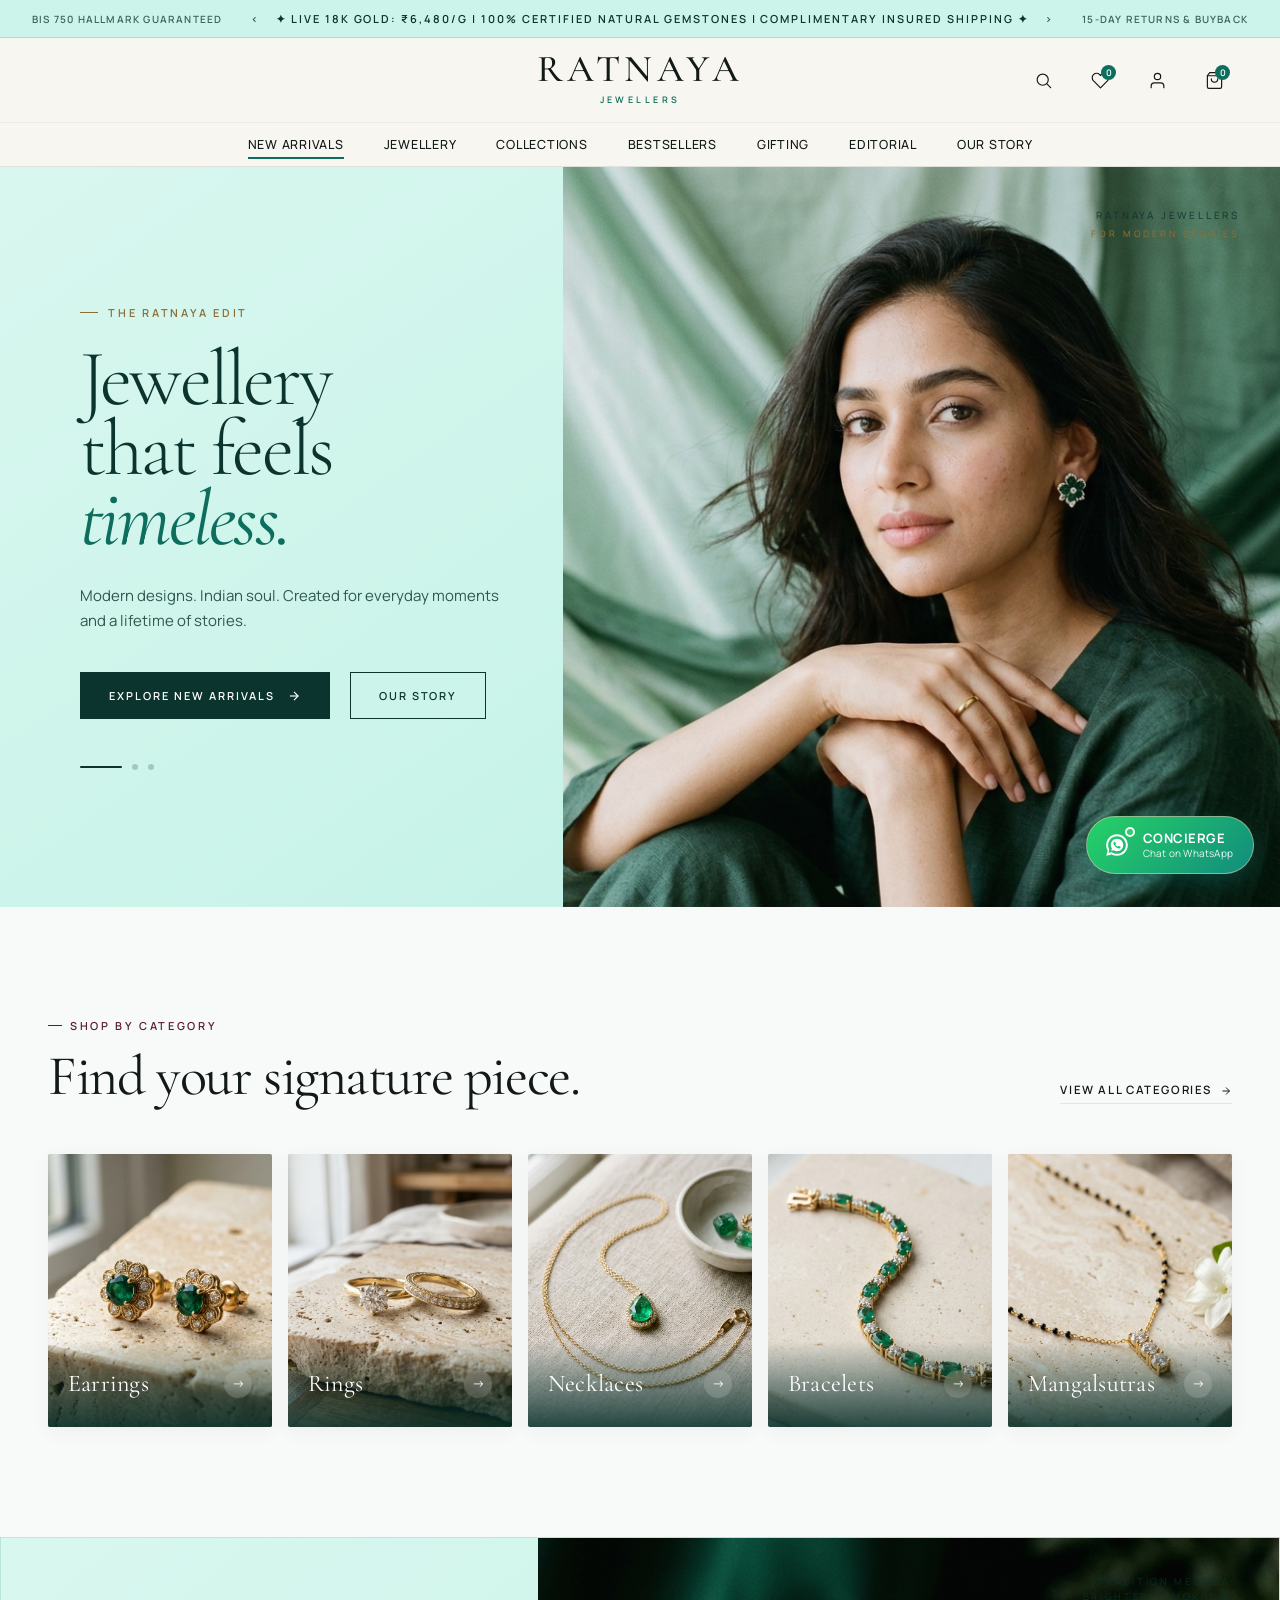
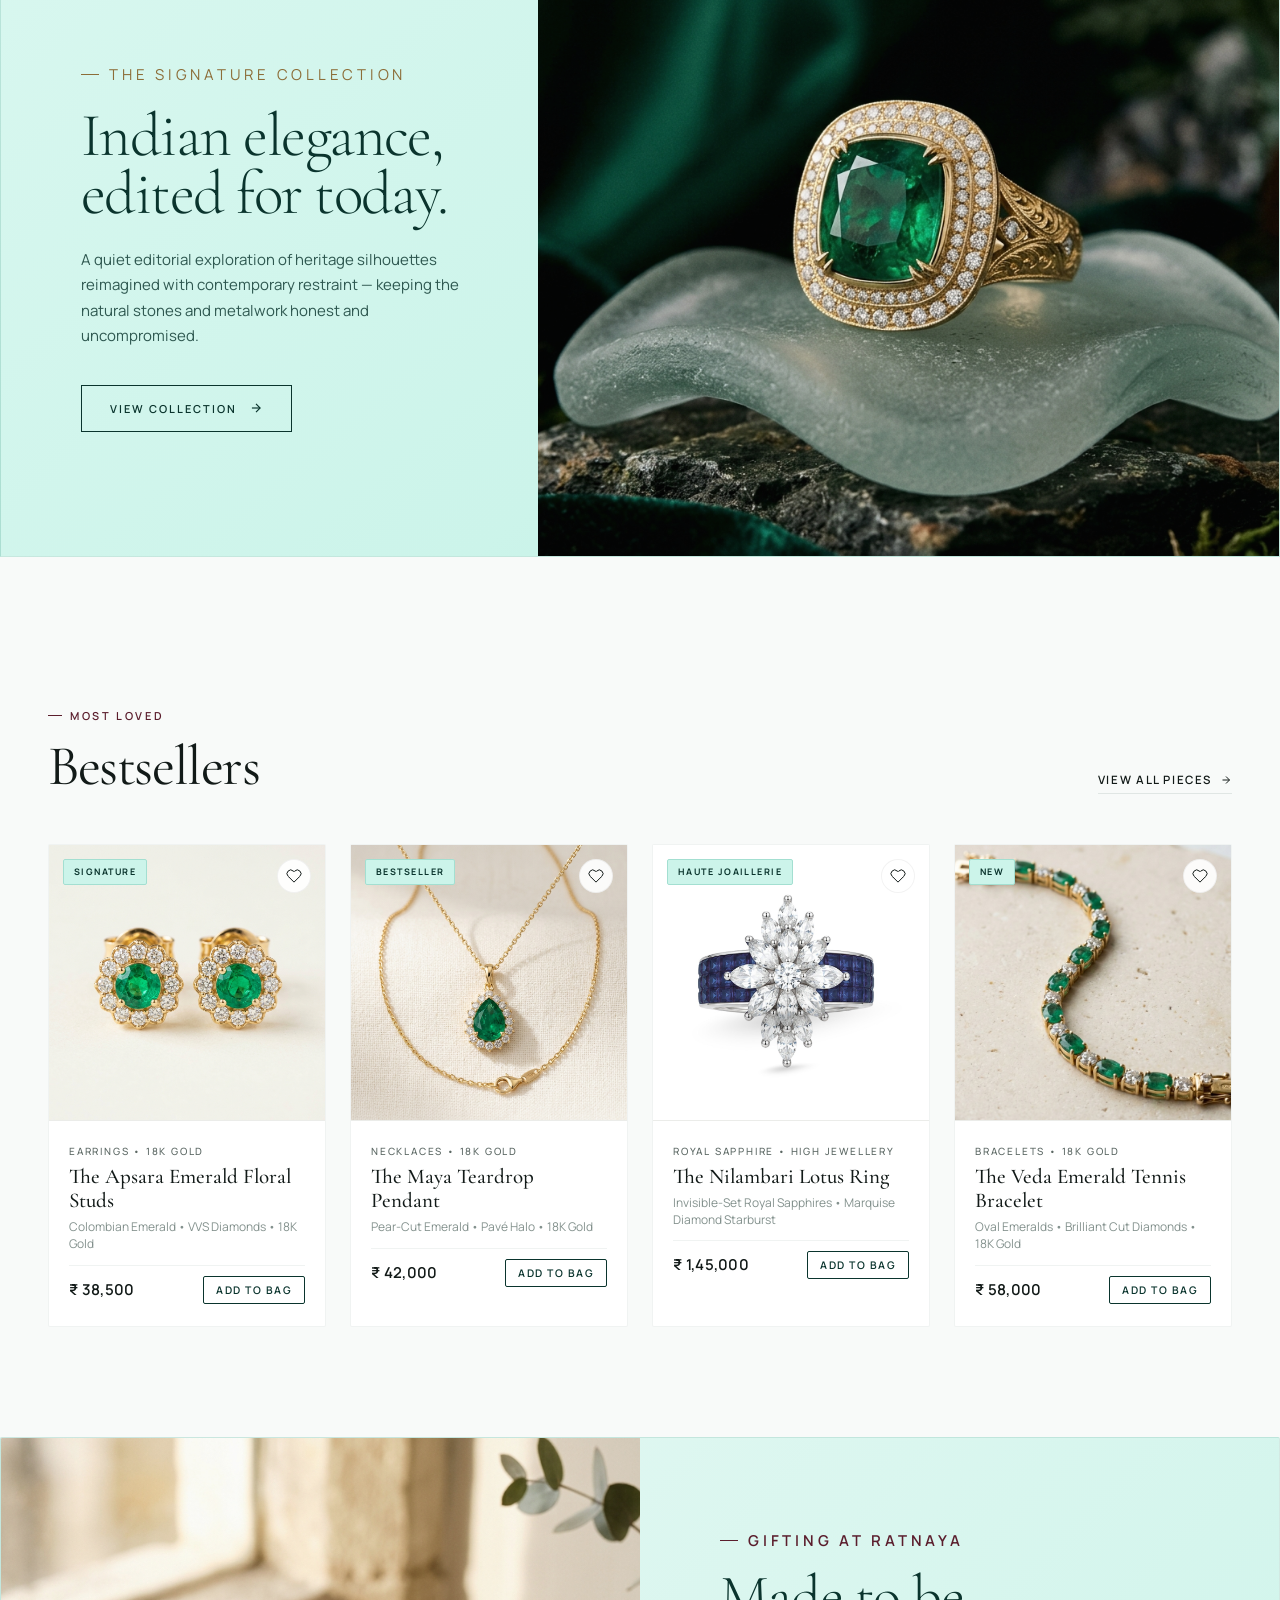
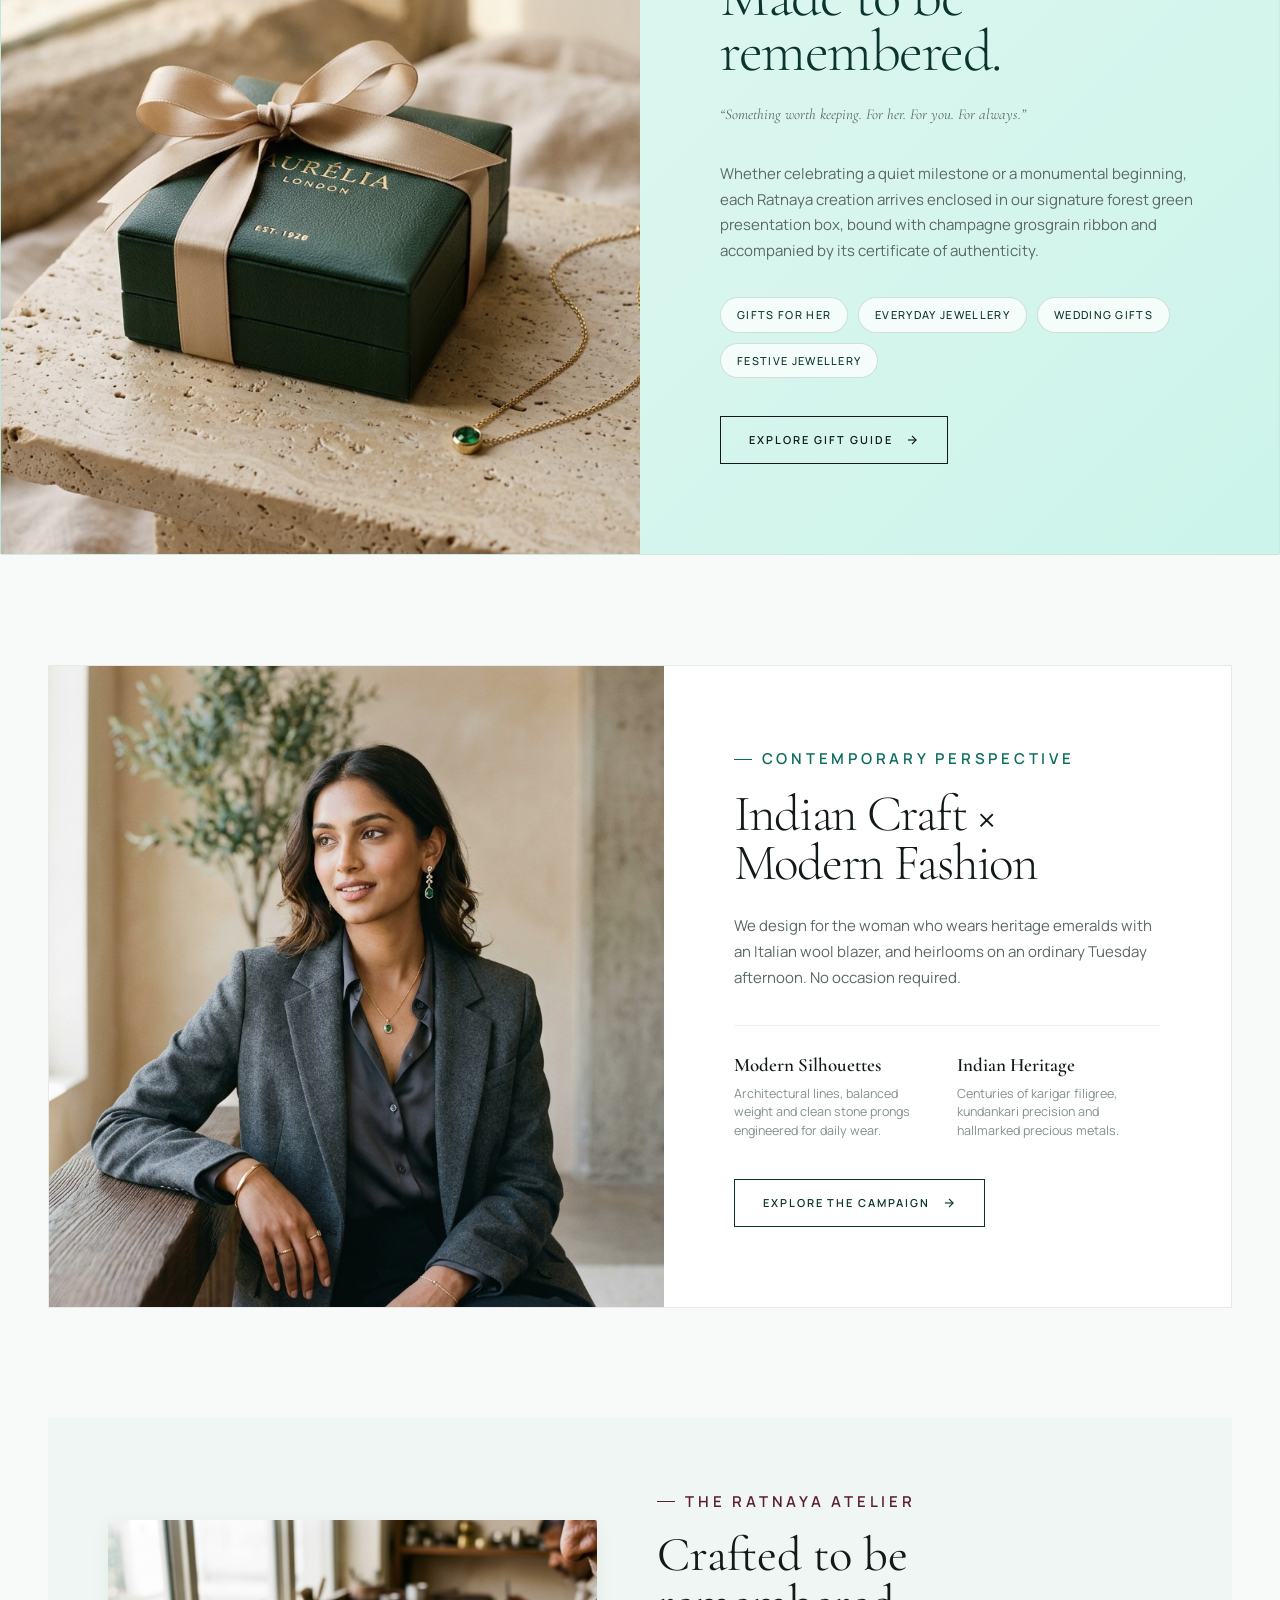
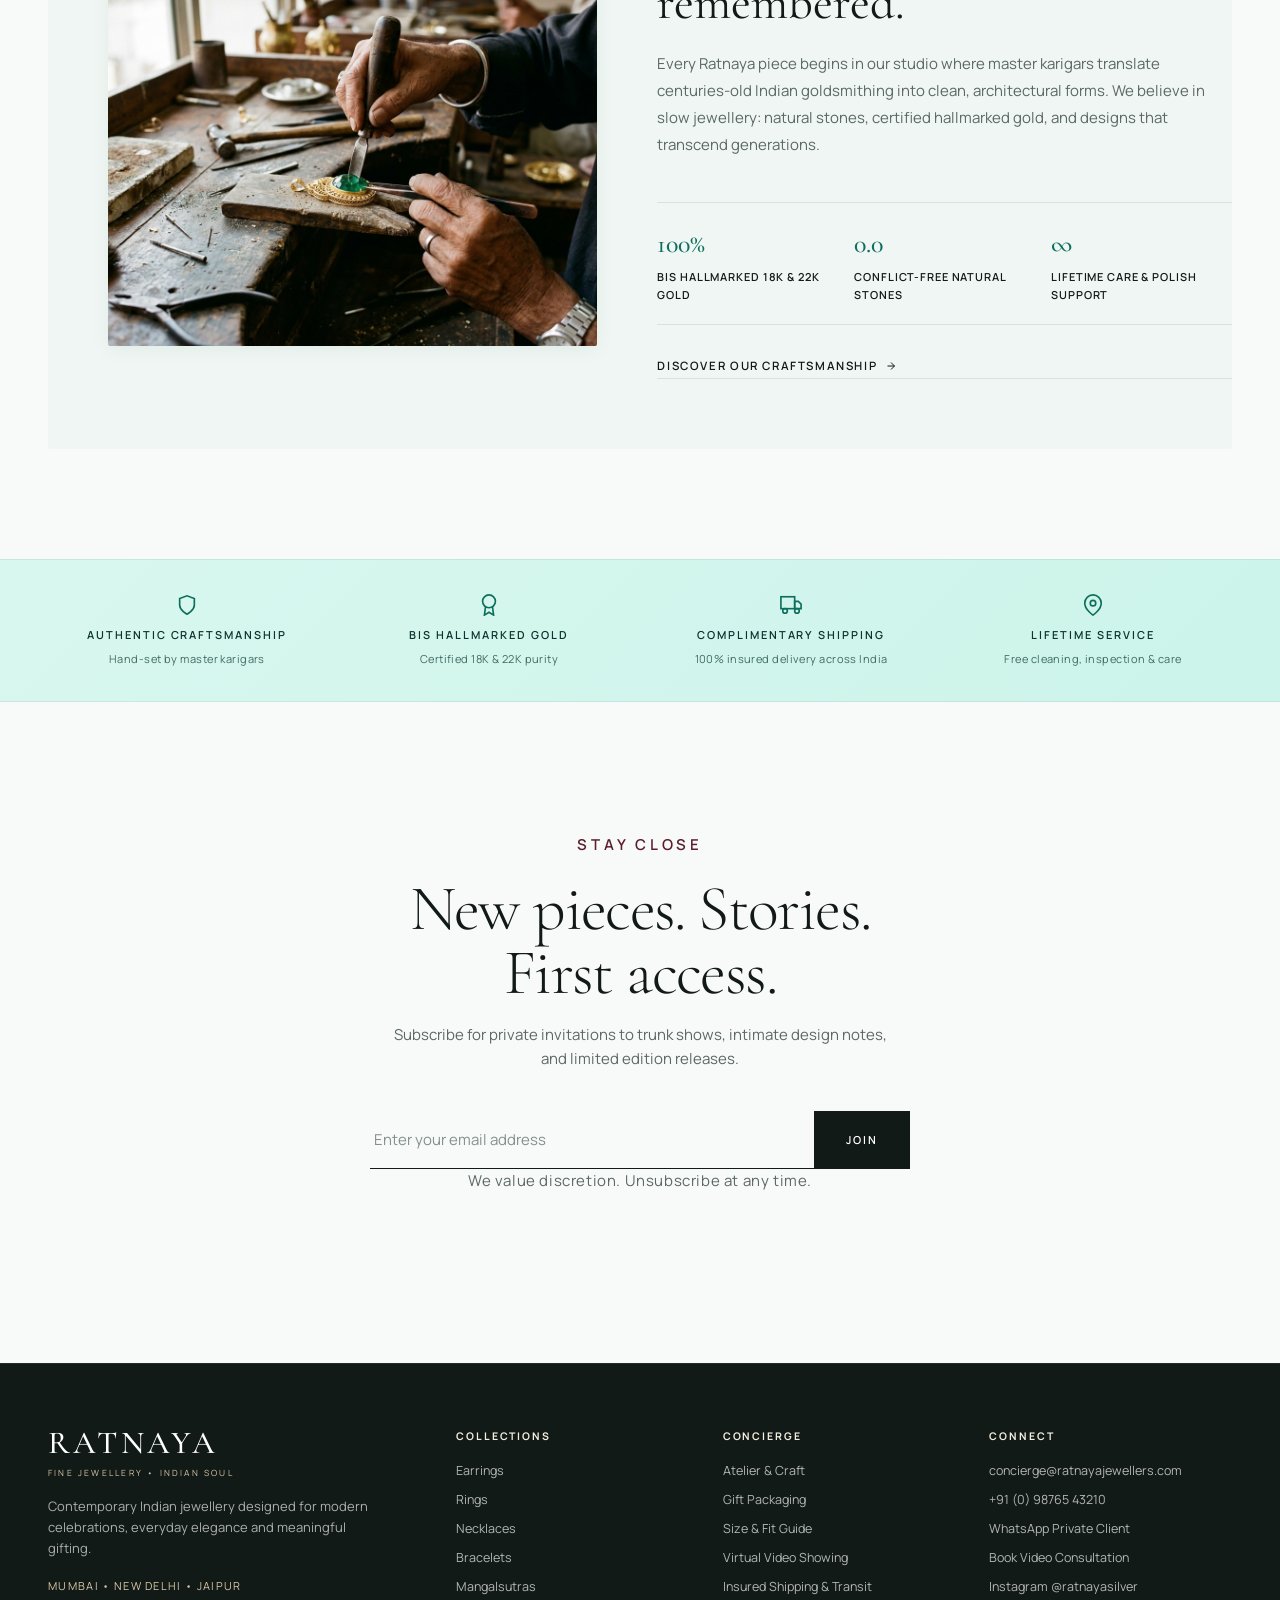
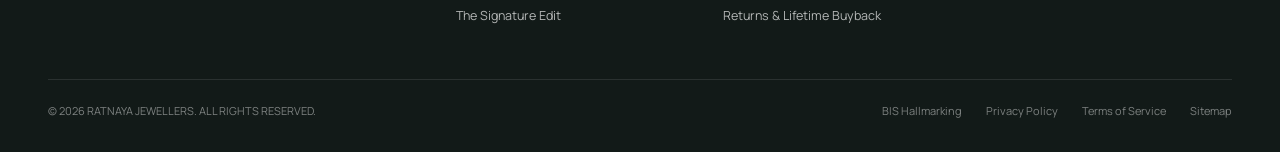
<file: index.html>
<!doctype html>
<html lang="en-IN">
<head>
  <meta charset="utf-8">
  <meta name="viewport" content="width=device-width, initial-scale=1">
  <title>RATNAYA JEWELLERS | Contemporary Indian Jewellery</title>
  <meta name="description" content="Discover Ratnaya Jewellers — contemporary Indian jewellery designed for modern celebrations, everyday elegance and meaningful gifting.">
  <link rel="canonical" href="http://localhost:8000/">
  <meta name="robots" content="index,follow,max-image-preview:large">

  <!-- Open Graph -->
  <meta property="og:type" content="website">
  <meta property="og:title" content="RATNAYA JEWELLERS | Contemporary Indian Jewellery">
  <meta property="og:description" content="Discover Ratnaya Jewellers — contemporary Indian jewellery designed for modern celebrations, everyday elegance and meaningful gifting.">
  <meta property="og:url" content="http://localhost:8000/">
  <meta property="og:image" content="assets/images/hero-editorial.jpg">
  <meta name="twitter:card" content="summary_large_image">
  <meta name="theme-color" content="#CCF4EA">

  <!-- Favicon / Font Preconnect -->
  <link rel="preconnect" href="https://fonts.googleapis.com">
  <link rel="preconnect" href="https://fonts.gstatic.com" crossorigin>

  <!-- Schema.org Structured Data -->
  <script type="application/ld+json">
  {
    "@context": "https://schema.org",
    "@graph": [
      {
        "@type": "JewelryStore",
        "@id": "http://localhost:8000/#organization",
        "name": "RATNAYA JEWELLERS",
        "url": "http://localhost:8000/",
        "logo": "http://localhost:8000/assets/images/hero-editorial.jpg",
        "description": "Contemporary Indian jewellery designed for modern celebrations, everyday elegance and meaningful gifting.",
        "telephone": "+91-98765-43210",
        "priceRange": "₹₹₹₹",
        "currenciesAccepted": "INR",
        "paymentAccepted": "Cash, Credit Card, UPI, Net Banking",
        "address": {
          "@type": "PostalAddress",
          "addressCountry": "IN"
        }
      },
      {
        "@type": "WebSite",
        "@id": "http://localhost:8000/#website",
        "url": "http://localhost:8000/",
        "name": "RATNAYA JEWELLERS",
        "publisher": {
          "@id": "http://localhost:8000/#organization"
        },
        "potentialAction": {
          "@type": "SearchAction",
          "target": "http://localhost:8000/search?q={search_term_string}",
          "query-input": "required name=search_term_string"
        }
      },
      {
        "@type": "ItemList",
        "name": "Bestsellers Collection",
        "itemListElement": [
          {
            "@type": "ListItem",
            "position": 1,
            "item": {
              "@type": "Product",
              "name": "The Apsara Emerald Floral Studs",
              "image": "http://localhost:8000/assets/images/prod-emerald-studs.jpg",
              "description": "Handcrafted floral ear studs with natural emerald centers and diamond halos in 18K yellow gold.",
              "offers": {
                "@type": "Offer",
                "price": "38500",
                "priceCurrency": "INR",
                "availability": "https://schema.org/InStock"
              }
            }
          },
          {
            "@type": "ListItem",
            "position": 2,
            "item": {
              "@type": "Product",
              "name": "The Maya Teardrop Emerald Pendant",
              "image": "http://localhost:8000/assets/images/prod-teardrop-pendant.jpg",
              "description": "Pear-cut vibrant Colombian emerald pendant with micro-pavé diamonds on an 18K gold chain.",
              "offers": {
                "@type": "Offer",
                "price": "42000",
                "priceCurrency": "INR",
                "availability": "https://schema.org/InStock"
              }
            }
          }
        ]
      }
    ]
  }
  </script>

  <link rel="stylesheet" href="styles.css?v=3.3">
</head>
<body>

  <!-- 1. ANNOUNCEMENT BAR -->
  <aside class="announcement" aria-label="Announcement">
    <span class="announcement-badge">BIS 750 HALLMARK GUARANTEED</span>
    <div class="announcement-center">
      <span class="announcement-arrow">‹</span>
      <span>✦ LIVE 18K GOLD: ₹6,480/g | 100% CERTIFIED NATURAL GEMSTONES | COMPLIMENTARY INSURED SHIPPING ✦</span>
      <span class="announcement-arrow">›</span>
    </div>
    <span class="announcement-badge">15-DAY RETURNS &amp; BUYBACK</span>
  </aside>

  <!-- 2. SITE HEADER -->
  <header class="site-header" id="site-header">
    <div class="header-main">
      <button class="menu-toggle" id="menu-toggle" aria-expanded="false" aria-controls="main-nav" aria-label="Toggle navigation menu">
        <svg width="22" height="22" viewBox="0 0 24 24" fill="none" stroke="currentColor" stroke-width="1.8">
          <line x1="3" y1="6" x2="21" y2="6"></line>
          <line x1="3" y1="12" x2="21" y2="12"></line>
          <line x1="3" y1="18" x2="21" y2="18"></line>
        </svg>
      </button>

      <!-- Center Logo -->
      <a class="logo" href="index.html" aria-label="RATNAYA JEWELLERS Home">
        <span class="logo-name">RATNAYA</span>
        <span class="logo-subtitle">JEWELLERS</span>
      </a>

      <!-- Header Actions -->
      <div class="header-actions">
        <button class="header-action" id="search-trigger" aria-label="Search collection">
          <svg viewBox="0 0 24 24" fill="none" stroke="currentColor" stroke-linecap="round" stroke-linejoin="round">
            <circle cx="11" cy="11" r="7"></circle>
            <line x1="21" y1="21" x2="16.65" y2="16.65"></line>
          </svg>
        </button>
        <button class="header-action" id="wishlist-trigger" aria-label="Wishlist">
          <svg viewBox="0 0 24 24" fill="none" stroke="currentColor" stroke-linecap="round" stroke-linejoin="round">
            <path d="M20.84 4.61a5.5 5.5 0 0 0-7.78 0L12 5.67l-1.06-1.06a5.5 5.5 0 0 0-7.78 7.78l1.06 1.06L12 21.23l7.78-7.78 1.06-1.06a5.5 5.5 0 0 0 0-7.78z"></path>
          </svg>
          <span class="badge-count" id="wishlist-count">0</span>
        </button>
        <button class="header-action" aria-label="Account profile">
          <svg viewBox="0 0 24 24" fill="none" stroke="currentColor" stroke-linecap="round" stroke-linejoin="round">
            <path d="M20 21v-2a4 4 0 0 0-4-4H8a4 4 0 0 0-4 4v2"></path>
            <circle cx="12" cy="7" r="4"></circle>
          </svg>
        </button>
        <button class="header-action" id="cart-trigger" aria-label="Shopping bag">
          <svg viewBox="0 0 24 24" fill="none" stroke="currentColor" stroke-linecap="round" stroke-linejoin="round">
            <path d="M6 2L3 6v14a2 2 0 0 0 2 2h14a2 2 0 0 0 2-2V6l-3-4z"></path>
            <line x1="3" y1="6" x2="21" y2="6"></line>
            <path d="M16 10a4 4 0 0 1-8 0"></path>
          </svg>
          <span class="badge-count" id="cart-count">0</span>
        </button>
      </div>
    </div>

    <!-- Navigation Bar -->
    <nav id="main-nav" class="main-nav" aria-label="Primary navigation">
      <a href="#new-arrivals" class="active">New Arrivals</a>
      <a href="#categories">Jewellery</a>
      <a href="#collections">Collections</a>
      <a href="#bestsellers">Bestsellers</a>
      <a href="#gifting">Gifting</a>
      <a href="#campaign">Editorial</a>
      <a href="#story">Our Story</a>
    </nav>
  </header>

  <main>
    <!-- 3. FULL-WIDTH EDITORIAL HERO -->
    <section class="hero" id="new-arrivals" aria-label="Hero Editorial Campaign">
      <div class="hero-content">
        <p class="eyebrow">THE RATNAYA EDIT</p>
        <h1>Jewellery<br>that feels<br><em>timeless.</em></h1>
        <p class="hero-description">
          Modern designs. Indian soul. Created for everyday moments and a lifetime of stories.
        </p>
        <div class="hero-cta">
          <a class="button button-dark" href="#categories">
            EXPLORE NEW ARRIVALS
            <svg width="14" height="14" viewBox="0 0 24 24" fill="none" stroke="currentColor" stroke-width="2">
              <line x1="5" y1="12" x2="19" y2="12"></line>
              <polyline points="12 5 19 12 12 19"></polyline>
            </svg>
          </a>
          <a class="button button-outline" href="#story">
            OUR STORY
          </a>
        </div>
        <div class="hero-slider-nav">
          <div class="slider-line active" aria-hidden="true"></div>
          <div class="slider-dot" aria-hidden="true"></div>
          <div class="slider-dot" aria-hidden="true"></div>
        </div>
      </div>

      <div class="hero-aside-tag">
        RATNAYA JEWELLERS
        <span>FOR MODERN STORIES</span>
      </div>

      <div class="hero-image-wrap">
        <img 
          src="assets/images/hero-editorial.jpg" 
          alt="Contemporary Indian model wearing handcrafted emerald floral earrings and gold jewellery" 
          width="1200" 
          height="800"
          loading="eager"
          fetchpriority="high"
        >
      </div>
    </section>

    <!-- 4. SHOP BY CATEGORY -->
    <section class="section" id="categories" aria-labelledby="cat-heading">
      <div class="section-header">
        <div>
          <p class="section-eyebrow">SHOP BY CATEGORY</p>
          <h2 class="section-title" id="cat-heading">Find your signature piece.</h2>
        </div>
        <a class="text-link" href="#bestsellers">
          View All Categories
          <svg width="12" height="12" viewBox="0 0 24 24" fill="none" stroke="currentColor" stroke-width="2">
            <line x1="5" y1="12" x2="19" y2="12"></line>
            <polyline points="12 5 19 12 12 19"></polyline>
          </svg>
        </a>
      </div>

      <div class="category-grid">
        <!-- Earrings -->
        <a class="category-card" href="category-earrings.html">
          <img src="assets/images/cat-earrings.jpg" alt="Fine Indian handcrafted emerald and diamond earrings" width="400" height="480" loading="lazy">
          <div class="category-overlay">
            <span class="category-name">Earrings</span>
            <span class="category-arrow" aria-hidden="true">→</span>
          </div>
        </a>

        <!-- Rings -->
        <a class="category-card" href="category-rings.html">
          <img src="assets/images/cat-rings.jpg" alt="Ratnaya Nilambari royal sapphire and marquise diamond lotus cocktail ring" width="400" height="480" loading="lazy">
          <div class="category-overlay">
            <span class="category-name">Rings</span>
            <span class="category-arrow" aria-hidden="true">→</span>
          </div>
        </a>

        <!-- Necklaces -->
        <a class="category-card" href="category-necklaces.html">
          <img src="assets/images/cat-necklaces.jpg" alt="Delicate gold chain necklaces with natural emerald pendants" width="400" height="480" loading="lazy">
          <div class="category-overlay">
            <span class="category-name">Necklaces</span>
            <span class="category-arrow" aria-hidden="true">→</span>
          </div>
        </a>

        <!-- Bracelets -->
        <a class="category-card" href="category-bracelets.html">
          <img src="assets/images/cat-bracelets.jpg" alt="Handcrafted Colombian emerald and diamond tennis bracelets" width="400" height="480" loading="lazy">
          <div class="category-overlay">
            <span class="category-name">Bracelets</span>
            <span class="category-arrow" aria-hidden="true">→</span>
          </div>
        </a>

        <!-- Mangalsutras -->
        <a class="category-card" href="category-mangalsutras.html">
          <img src="assets/images/cat-mangalsutras.jpg" alt="Modern minimalist diamond trio Indian mangalsutra" width="400" height="480" loading="lazy">
          <div class="category-overlay">
            <span class="category-name">Mangalsutras</span>
            <span class="category-arrow" aria-hidden="true">→</span>
          </div>
        </a>
      </div>
    </section>

    <!-- 5. THE SIGNATURE COLLECTION -->
    <section class="collection-feature" id="collections" aria-labelledby="sig-heading">
      <div class="collection-content">
        <p class="eyebrow">THE SIGNATURE COLLECTION</p>
        <h2 id="sig-heading">Indian elegance,<br>edited for today.</h2>
        <p>
          A quiet editorial exploration of heritage silhouettes reimagined with contemporary restraint — keeping the natural stones and metalwork honest and uncompromised.
        </p>
        <a class="button button-tiffany" href="#bestsellers">
          VIEW COLLECTION
          <svg width="14" height="14" viewBox="0 0 24 24" fill="none" stroke="currentColor" stroke-width="2">
            <line x1="5" y1="12" x2="19" y2="12"></line>
            <polyline points="12 5 19 12 12 19"></polyline>
          </svg>
        </a>
      </div>

      <div class="collection-aside-text">
        TRADITION MEETS A<br>BRIGHTER TOMORROW
      </div>

      <div class="collection-image-wrap">
        <img 
          src="assets/images/signature-collection.jpg" 
          alt="The Signature Collection heirloom emerald cushion cocktail ring on sculptural glass plinth" 
          width="1000" 
          height="620" 
          loading="lazy"
        >
      </div>
    </section>

    <!-- 6. MOST LOVED / BESTSELLERS -->
    <section class="section" id="bestsellers" aria-labelledby="best-heading">
      <div class="section-header">
        <div>
          <p class="section-eyebrow">MOST LOVED</p>
          <h2 class="section-title" id="best-heading">Bestsellers</h2>
        </div>
        <a class="text-link" href="category-earrings.html">
          View All Pieces
          <svg width="12" height="12" viewBox="0 0 24 24" fill="none" stroke="currentColor" stroke-width="2">
            <line x1="5" y1="12" x2="19" y2="12"></line>
            <polyline points="12 5 19 12 12 19"></polyline>
          </svg>
        </a>
      </div>

      <div class="product-grid">
        <!-- Product 1: Emerald Studs -->
        <!-- Product 1: Emerald Floral Studs -->
        <article class="product-card" data-sku="RAT-EAR-01" data-name="The Apsara Emerald Floral Studs" data-price="38500">
          <div class="product-image">
            <span class="product-tag">SIGNATURE</span>
            <button class="wishlist-btn" aria-label="Add to wishlist">
              <svg viewBox="0 0 24 24" fill="none" stroke="currentColor">
                <path d="M20.84 4.61a5.5 5.5 0 0 0-7.78 0L12 5.67l-1.06-1.06a5.5 5.5 0 0 0-7.78 7.78l1.06 1.06L12 21.23l7.78-7.78 1.06-1.06a5.5 5.5 0 0 0 0-7.78z"></path>
              </svg>
            </button>
            <a href="product.html?sku=RAT-EAR-01" class="product-image-link" aria-label="View The Apsara Emerald Floral Studs">
              <img src="assets/images/prod-emerald-studs.jpg" alt="The Apsara Emerald Floral Studs in 18K yellow gold" width="400" height="400" loading="lazy">
            </a>
          </div>
          <div class="product-info">
            <p class="product-category-label">EARRINGS • 18K GOLD</p>
            <h3 class="product-name"><a href="product.html?sku=RAT-EAR-01">The Apsara Emerald Floral Studs</a></h3>
            <p class="product-specs">Colombian Emerald • VVS Diamonds • 18K Gold</p>
            <div class="product-price-row">
              <span class="price">₹ 38,500</span>
              <button class="quick-add-btn">Add to Bag</button>
            </div>
          </div>
        </article>

        <!-- Product 2: Teardrop Pendant -->
        <article class="product-card" data-sku="RAT-NEC-01" data-name="The Maya Teardrop Emerald Pendant" data-price="42000">
          <div class="product-image">
            <span class="product-tag">BESTSELLER</span>
            <button class="wishlist-btn" aria-label="Add to wishlist">
              <svg viewBox="0 0 24 24" fill="none" stroke="currentColor">
                <path d="M20.84 4.61a5.5 5.5 0 0 0-7.78 0L12 5.67l-1.06-1.06a5.5 5.5 0 0 0-7.78 7.78l1.06 1.06L12 21.23l7.78-7.78 1.06-1.06a5.5 5.5 0 0 0 0-7.78z"></path>
              </svg>
            </button>
            <a href="product.html?sku=RAT-NEC-01" class="product-image-link" aria-label="View The Maya Teardrop Emerald Pendant">
              <img src="assets/images/prod-teardrop-pendant.jpg" alt="The Maya Teardrop Emerald Pendant Necklace" width="400" height="400" loading="lazy">
            </a>
          </div>
          <div class="product-info">
            <p class="product-category-label">NECKLACES • 18K GOLD</p>
            <h3 class="product-name"><a href="product.html?sku=RAT-NEC-01">The Maya Teardrop Pendant</a></h3>
            <p class="product-specs">Pear-Cut Emerald • Pavé Halo • 18K Gold</p>
            <div class="product-price-row">
              <span class="price">₹ 42,000</span>
              <button class="quick-add-btn">Add to Bag</button>
            </div>
          </div>
        </article>

        <!-- Product 3: The Nilambari Sapphire Lotus Ring (Authentic Ratnaya Creation) -->
        <article class="product-card" data-sku="RAT-RNG-01" data-name="The Nilambari Sapphire Lotus Ring" data-price="145000">
          <div class="product-image">
            <span class="product-tag">HAUTE JOAILLERIE</span>
            <button class="wishlist-btn" aria-label="Add to wishlist">
              <svg viewBox="0 0 24 24" fill="none" stroke="currentColor">
                <path d="M20.84 4.61a5.5 5.5 0 0 0-7.78 0L12 5.67l-1.06-1.06a5.5 5.5 0 0 0-7.78 7.78l1.06 1.06L12 21.23l7.78-7.78 1.06-1.06a5.5 5.5 0 0 0 0-7.78z"></path>
              </svg>
            </button>
            <a href="product.html?sku=RAT-RNG-01" class="product-image-link" aria-label="View The Nilambari Sapphire Lotus Ring">
              <img class="img-primary" src="assets/images/prod-ratnaya-sapphire-lotus-ring.jpg" alt="The Nilambari Sapphire & Marquise Diamond Lotus Ring" width="400" height="400" loading="lazy">
              <img class="img-hover" src="assets/images/prod-ratnaya-sapphire-lotus-ring-angles.jpg" alt="The Nilambari Sapphire Lotus Ring Angled View" width="400" height="400" loading="lazy">
            </a>
          </div>
          <div class="product-info">
            <p class="product-category-label">ROYAL SAPPHIRE • HIGH JEWELLERY</p>
            <h3 class="product-name"><a href="product.html?sku=RAT-RNG-01">The Nilambari Lotus Ring</a></h3>
            <p class="product-specs">Invisible-Set Royal Sapphires • Marquise Diamond Starburst</p>
            <div class="product-price-row">
              <span class="price">₹ 1,45,000</span>
              <button class="quick-add-btn">Add to Bag</button>
            </div>
          </div>
        </article>

        <!-- Product 4: Emerald Tennis Bracelet -->
        <article class="product-card" data-sku="RAT-BRC-01" data-name="The Veda Emerald Tennis Bracelet" data-price="58000">
          <div class="product-image">
            <span class="product-tag">NEW</span>
            <button class="wishlist-btn" aria-label="Add to wishlist">
              <svg viewBox="0 0 24 24" fill="none" stroke="currentColor">
                <path d="M20.84 4.61a5.5 5.5 0 0 0-7.78 0L12 5.67l-1.06-1.06a5.5 5.5 0 0 0-7.78 7.78l1.06 1.06L12 21.23l7.78-7.78 1.06-1.06a5.5 5.5 0 0 0 0-7.78z"></path>
              </svg>
            </button>
            <a href="product.html?sku=RAT-BRC-01" class="product-image-link" aria-label="View The Veda Emerald Tennis Bracelet">
              <img src="assets/images/prod-emerald-bracelet.jpg" alt="The Veda Colombian Emerald Tennis Bracelet" width="400" height="400" loading="lazy">
            </a>
          </div>
          <div class="product-info">
            <p class="product-category-label">BRACELETS • 18K GOLD</p>
            <h3 class="product-name"><a href="product.html?sku=RAT-BRC-01">The Veda Emerald Tennis Bracelet</a></h3>
            <p class="product-specs">Oval Emeralds • Brilliant Cut Diamonds • 18K Gold</p>
            <div class="product-price-row">
              <span class="price">₹ 58,000</span>
              <button class="quick-add-btn">Add to Bag</button>
            </div>
          </div>
        </article>
      </div>
    </section>

    <!-- 7. EDITORIAL / GIFTING SECTION -->
    <section class="gifting-section" id="gifting" aria-labelledby="gifting-title">
      <div class="gifting-image">
        <img 
          src="assets/images/gifting-editorial.jpg" 
          alt="Luxury Ratnaya emerald green gift box with champagne silk ribbon and gold necklace on travertine" 
          width="700" 
          height="600" 
          loading="lazy"
        >
      </div>
      <div class="gifting-content">
        <p class="eyebrow">GIFTING AT RATNAYA</p>
        <h2 id="gifting-title">Made to be<br>remembered.</h2>
        <p class="gifting-quote">
          “Something worth keeping. For her. For you. For always.”
        </p>
        <p>
          Whether celebrating a quiet milestone or a monumental beginning, each Ratnaya creation arrives enclosed in our signature forest green presentation box, bound with champagne grosgrain ribbon and accompanied by its certificate of authenticity.
        </p>

        <div class="gift-tags">
          <a href="#bestsellers" class="gift-tag">Gifts for Her</a>
          <a href="#categories" class="gift-tag">Everyday Jewellery</a>
          <a href="#collections" class="gift-tag">Wedding Gifts</a>
          <a href="category-mangalsutras.html" class="gift-tag">Festive Jewellery</a>
        </div>

        <a class="button button-tiffany" href="#bestsellers">
          EXPLORE GIFT GUIDE
          <svg width="14" height="14" viewBox="0 0 24 24" fill="none" stroke="currentColor" stroke-width="2">
            <line x1="5" y1="12" x2="19" y2="12"></line>
            <polyline points="12 5 19 12 12 19"></polyline>
          </svg>
        </a>
      </div>
    </section>

    <!-- 8. MODEL CAMPAIGN SECTION ("Indian Craft × Modern Fashion") -->
    <section class="campaign-modern" id="campaign" aria-labelledby="camp-title">
      <div class="campaign-card">
        <div class="campaign-visual">
          <img 
            src="assets/images/campaign-modern-fashion.jpg" 
            alt="Contemporary Indian fashion model styled in tailored charcoal blazer with handcrafted emerald fine jewellery" 
            width="800" 
            height="700" 
            loading="lazy"
          >
        </div>
        <div class="campaign-info">
          <p class="eyebrow">CONTEMPORARY PERSPECTIVE</p>
          <h2 id="camp-title">Indian Craft ×<br>Modern Fashion</h2>
          <p>
            We design for the woman who wears heritage emeralds with an Italian wool blazer, and heirlooms on an ordinary Tuesday afternoon. No occasion required.
          </p>

          <div class="campaign-features">
            <div class="campaign-feature">
              <h4>Modern Silhouettes</h4>
              <p>Architectural lines, balanced weight and clean stone prongs engineered for daily wear.</p>
            </div>
            <div class="campaign-feature">
              <h4>Indian Heritage</h4>
              <p>Centuries of karigar filigree, kundankari precision and hallmarked precious metals.</p>
            </div>
          </div>

          <a class="button button-outline" href="#categories">
            EXPLORE THE CAMPAIGN
            <svg width="14" height="14" viewBox="0 0 24 24" fill="none" stroke="currentColor" stroke-width="2">
              <line x1="5" y1="12" x2="19" y2="12"></line>
              <polyline points="12 5 19 12 12 19"></polyline>
            </svg>
          </a>
        </div>
      </div>
    </section>

    <!-- 9. RATNAYA STORY SECTION -->
    <section class="story-section" id="story" aria-labelledby="story-title">
      <div class="story-grid">
        <div class="story-image-wrap">
          <img 
            src="assets/images/story-craftsmanship.jpg" 
            alt="Master karigar hands setting natural emerald stone at traditional wooden jewellery atelier workbench" 
            width="650" 
            height="550" 
            loading="lazy"
          >
        </div>
        <div class="story-copy">
          <p class="eyebrow">THE RATNAYA ATELIER</p>
          <h2 id="story-title">Crafted to be<br>remembered.</h2>
          <p>
            Every Ratnaya piece begins in our studio where master karigars translate centuries-old Indian goldsmithing into clean, architectural forms. We believe in slow jewellery: natural stones, certified hallmarked gold, and designs that transcend generations.
          </p>

          <div class="story-pillars">
            <div class="story-pillar-item">
              <span class="story-pillar-number">100%</span>
              <span class="story-pillar-label">BIS Hallmarked 18K &amp; 22K Gold</span>
            </div>
            <div class="story-pillar-item">
              <span class="story-pillar-number">0.0</span>
              <span class="story-pillar-label">Conflict-Free Natural Stones</span>
            </div>
            <div class="story-pillar-item">
              <span class="story-pillar-number">∞</span>
              <span class="story-pillar-label">Lifetime Care &amp; Polish Support</span>
            </div>
          </div>

          <a class="text-link" href="#categories">
            DISCOVER OUR CRAFTSMANSHIP
            <svg width="12" height="12" viewBox="0 0 24 24" fill="none" stroke="currentColor" stroke-width="2">
              <line x1="5" y1="12" x2="19" y2="12"></line>
              <polyline points="12 5 19 12 12 19"></polyline>
            </svg>
          </a>
        </div>
      </div>
    </section>

    <!-- 10. TRUST STRIP -->
    <aside class="trust-strip" aria-label="Brand Guarantees">
      <div class="trust-grid">
        <div class="trust-item">
          <svg viewBox="0 0 24 24" fill="none" stroke="currentColor" stroke-width="1.8">
            <path d="M12 22s8-4 8-10V5l-8-3-8 3v7c0 6 8 10 8 10z"></path>
          </svg>
          <span class="trust-title">AUTHENTIC CRAFTSMANSHIP</span>
          <span class="trust-desc">Hand-set by master karigars</span>
        </div>
        <div class="trust-item">
          <svg viewBox="0 0 24 24" fill="none" stroke="currentColor" stroke-width="1.8">
            <circle cx="12" cy="8" r="7"></circle>
            <polyline points="8.21 13.89 7 23 12 20 17 23 15.79 13.88"></polyline>
          </svg>
          <span class="trust-title">BIS HALLMARKED GOLD</span>
          <span class="trust-desc">Certified 18K &amp; 22K purity</span>
        </div>
        <div class="trust-item">
          <svg viewBox="0 0 24 24" fill="none" stroke="currentColor" stroke-width="1.8">
            <rect x="1" y="3" width="15" height="13"></rect>
            <polygon points="16 8 20 8 23 11 23 16 16 16 16 8"></polygon>
            <circle cx="5.5" cy="18.5" r="2.5"></circle>
            <circle cx="18.5" cy="18.5" r="2.5"></circle>
          </svg>
          <span class="trust-title">COMPLIMENTARY SHIPPING</span>
          <span class="trust-desc">100% insured delivery across India</span>
        </div>
        <div class="trust-item">
          <svg viewBox="0 0 24 24" fill="none" stroke="currentColor" stroke-width="1.8">
            <path d="M21 10c0 7-9 13-9 13s-9-6-9-13a9 9 0 0 1 18 0z"></path>
            <circle cx="12" cy="10" r="3"></circle>
          </svg>
          <span class="trust-title">LIFETIME SERVICE</span>
          <span class="trust-desc">Free cleaning, inspection &amp; care</span>
        </div>
      </div>
    </aside>

    <!-- 11. NEWSLETTER -->
    <section class="newsletter" aria-labelledby="news-title">
      <p class="eyebrow">STAY CLOSE</p>
      <h2 id="news-title">New pieces. Stories.<br>First access.</h2>
      <p>Subscribe for private invitations to trunk shows, intimate design notes, and limited edition releases.</p>

      <form class="newsletter-form" id="newsletter-form">
        <label class="sr-only" for="email">Email address</label>
        <input id="email" type="email" placeholder="Enter your email address" required autocomplete="email">
        <button type="submit">Join</button>
      </form>
      <p class="newsletter-subtext">We value discretion. Unsubscribe at any time.</p>
    </section>
  </main>

  <!-- 12. FOOTER -->
  <footer class="site-footer">
    <div class="footer-grid">
      <div class="footer-brand-col">
        <span class="footer-logo">RATNAYA</span>
        <p class="footer-tagline">FINE JEWELLERY • INDIAN SOUL</p>
        <p class="footer-desc">
          Contemporary Indian jewellery designed for modern celebrations, everyday elegance and meaningful gifting.
        </p>
        <p style="font-size: 11px; letter-spacing: 0.12em; color: var(--champagne); text-transform: uppercase;">
          Mumbai • New Delhi • Jaipur
        </p>
      </div>

      <div class="footer-col">
        <h4>COLLECTIONS</h4>
        <a href="category-earrings.html">Earrings</a>
        <a href="category-rings.html">Rings</a>
        <a href="category-necklaces.html">Necklaces</a>
        <a href="category-bracelets.html">Bracelets</a>
        <a href="category-mangalsutras.html">Mangalsutras</a>
        <a href="#collections">The Signature Edit</a>
      </div>

      <div class="footer-col">
        <h4>CONCIERGE</h4>
        <a href="#story">Atelier &amp; Craft</a>
        <a href="#gifting">Gift Packaging</a>
        <a href="#" data-open-size-guide>Size &amp; Fit Guide</a>
        <a href="#" data-open-video-consult>Virtual Video Showing</a>
        <a href="#">Insured Shipping &amp; Transit</a>
        <a href="#">Returns &amp; Lifetime Buyback</a>
      </div>

      <div class="footer-col">
        <h4>CONNECT</h4>
        <a href="mailto:concierge@ratnayajewellers.com">concierge@ratnayajewellers.com</a>
        <a href="tel:+919876543210">+91 (0) 98765 43210</a>
        <a href="https://wa.me/919876543210?text=Namaste!%20Connecting%20with%20Ratnaya%20Jewellers." target="_blank" rel="noopener">WhatsApp Private Client</a>
        <a href="#" data-open-video-consult>Book Video Consultation</a>
        <a href="#">Instagram @ratnayasilver</a>
      </div>
    </div>

    <div class="footer-bottom">
      <span>© 2026 RATNAYA JEWELLERS. ALL RIGHTS RESERVED.</span>
      <div class="footer-bottom-links">
        <a href="#">BIS Hallmarking</a>
        <a href="#">Privacy Policy</a>
        <a href="#">Terms of Service</a>
        <a href="sitemap.xml">Sitemap</a>
      </div>
    </div>
  </footer>

  <!-- Toast Notification Container -->
  <div class="toast-notice" id="toast-notice" role="status" aria-live="polite"></div>

  <script src="data/products.js?v=3.2"></script>
  <script src="script.js?v=3.2"></script>
</body>
</html>
</file>
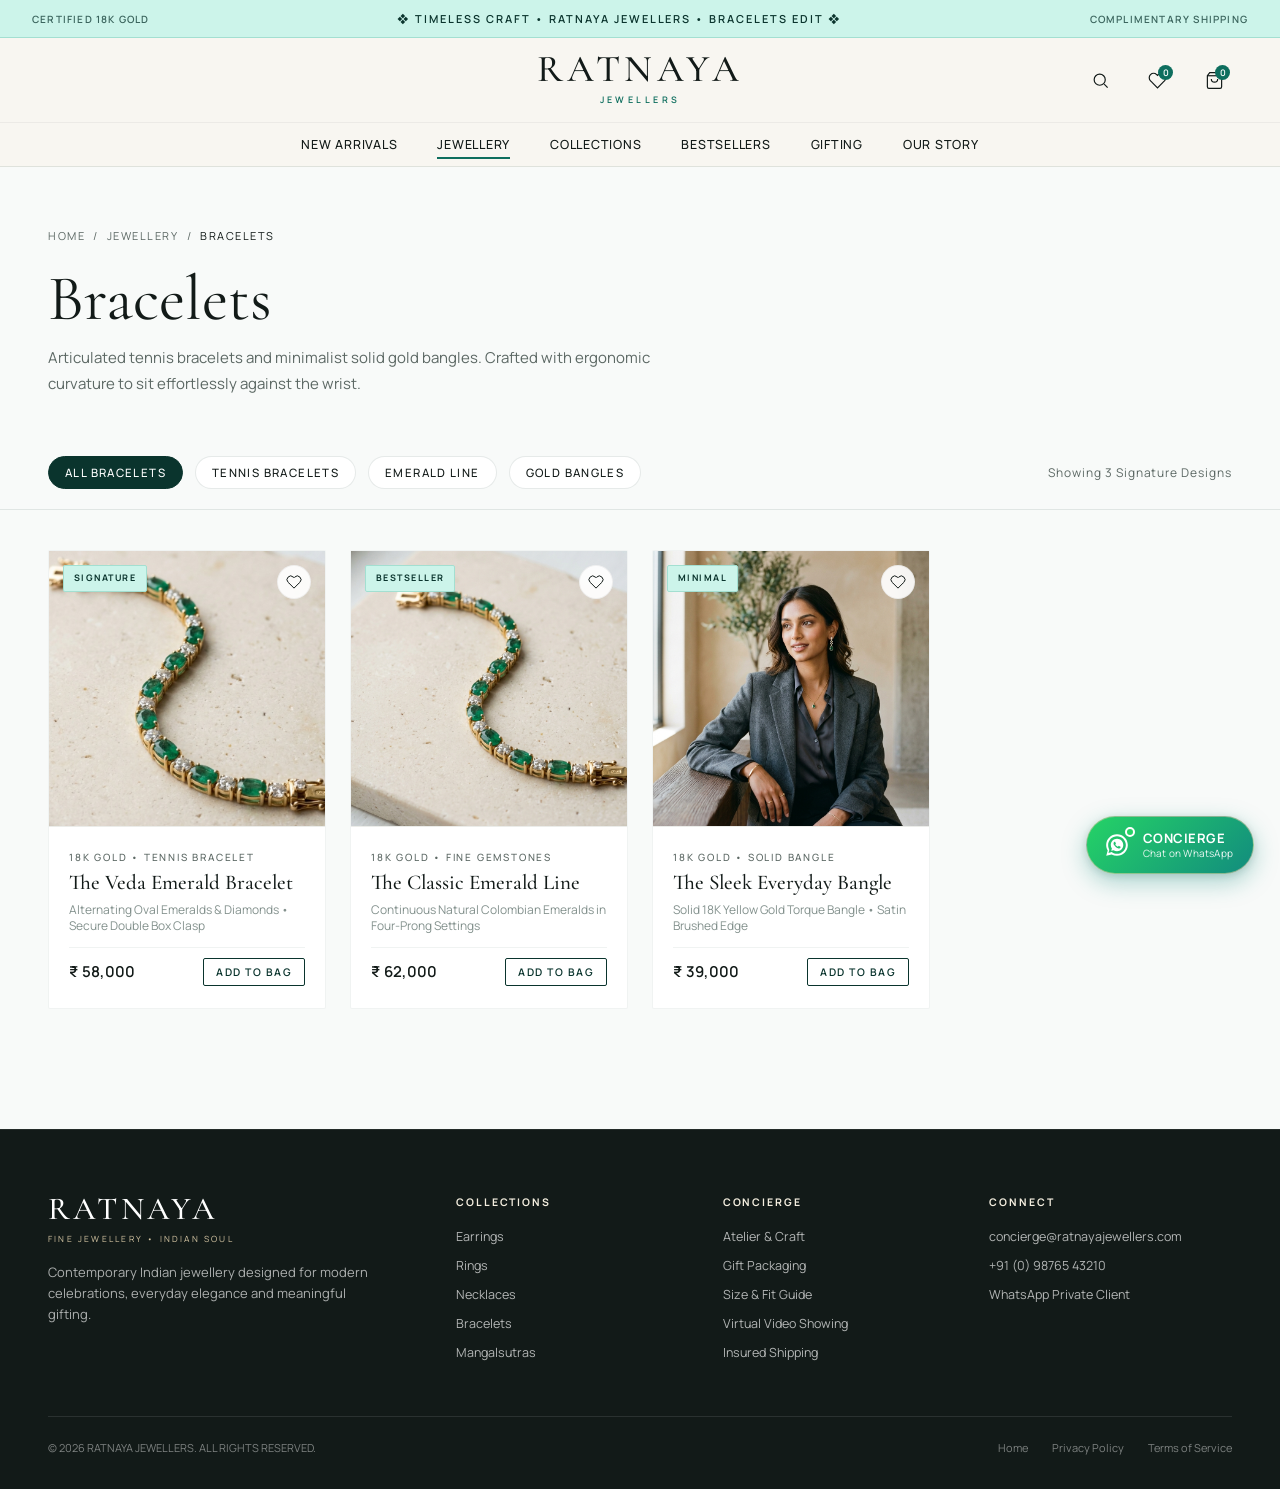
<file: category-bracelets.html>
<!doctype html>
<html lang="en-IN">
<head>
  <meta charset="utf-8">
  <meta name="viewport" content="width=device-width, initial-scale=1">
  <meta name="theme-color" content="#CCF4EA">
  <title>Bracelets | RATNAYA JEWELLERS</title>
  <meta name="description" content="Explore handcrafted bracelets by Ratnaya Jewellers — from natural emerald tennis bracelets to articulated 18K gold cuffs.">
  <link rel="canonical" href="http://localhost:8000/category-bracelets.html">
  <link rel="stylesheet" href="styles.css?v=3.3">
  <style>
    .cat-hero { max-width: var(--container); margin: 0 auto; padding: 60px 48px 40px; }
    .breadcrumbs { display: flex; gap: 8px; font-size: 11px; letter-spacing: 0.14em; text-transform: uppercase; color: var(--muted); margin-bottom: 24px; }
    .breadcrumbs a:hover { color: var(--emerald); }
    .cat-title { font-family: var(--serif); font-size: clamp(48px, 5vw, 72px); font-weight: 400; line-height: 0.95; margin-bottom: 16px; }
    .cat-desc { max-width: 620px; color: var(--muted); font-size: 15px; line-height: 1.7; }
    .filter-bar { max-width: var(--container); margin: 20px auto 40px; padding: 0 48px 20px; display: flex; justify-content: space-between; align-items: center; border-bottom: 1px solid var(--border); flex-wrap: wrap; gap: 16px; }
    .filter-pills { display: flex; gap: 12px; flex-wrap: wrap; }
    .filter-pill { font-size: 11.5px; letter-spacing: 0.12em; text-transform: uppercase; padding: 8px 16px; border: 1px solid var(--border); border-radius: 20px; background: var(--white); color: var(--charcoal); font-weight: 500; transition: all 200ms; }
    .filter-pill.active, .filter-pill:hover { background: var(--forest); color: var(--white); border-color: var(--forest); }
    .filter-count { font-size: 12px; color: var(--muted); letter-spacing: 0.08em; }
    .gallery-container { max-width: var(--container); margin: 0 auto; padding: 0 48px 120px; }
    @media (max-width: 768px) { .cat-hero, .filter-bar, .gallery-container { padding-left: 20px; padding-right: 20px; } }
  </style>
</head>
<body>
  <aside class="announcement">
    <span class="announcement-badge">CERTIFIED 18K GOLD</span>
    <div class="announcement-center"><span>❖ TIMELESS CRAFT • RATNAYA JEWELLERS • BRACELETS EDIT ❖</span></div>
    <span class="announcement-badge">COMPLIMENTARY SHIPPING</span>
  </aside>

  <header class="site-header" id="site-header">
    <div class="header-main">
      <button class="menu-toggle" id="menu-toggle" aria-label="Toggle navigation">
        <svg width="22" height="22" viewBox="0 0 24 24" fill="none" stroke="currentColor" stroke-width="1.8"><line x1="3" y1="6" x2="21" y2="6"></line><line x1="3" y1="12" x2="21" y2="12"></line><line x1="3" y1="18" x2="21" y2="18"></line></svg>
      </button>
      <a class="logo" href="index.html">
        <span class="logo-name">RATNAYA</span>
        <span class="logo-subtitle">JEWELLERS</span>
      </a>
      <div class="header-actions">
        <button class="header-action" id="search-trigger" aria-label="Search"><svg viewBox="0 0 24 24" fill="none" stroke="currentColor" width="19" height="19"><circle cx="11" cy="11" r="7"></circle><line x1="21" y1="21" x2="16.65" y2="16.65"></line></svg></button>
        <button class="header-action" id="wishlist-trigger" aria-label="Wishlist"><svg viewBox="0 0 24 24" fill="none" stroke="currentColor" width="19" height="19"><path d="M20.84 4.61a5.5 5.5 0 0 0-7.78 0L12 5.67l-1.06-1.06a5.5 5.5 0 0 0-7.78 7.78l1.06 1.06L12 21.23l7.78-7.78 1.06-1.06a5.5 5.5 0 0 0 0-7.78z"></path></svg><span class="badge-count" id="wishlist-count">0</span></button>
        <button class="header-action" id="cart-trigger" aria-label="Shopping bag"><svg viewBox="0 0 24 24" fill="none" stroke="currentColor" width="19" height="19"><path d="M6 2L3 6v14a2 2 0 0 0 2 2h14a2 2 0 0 0 2-2V6l-3-4z"></path><line x1="3" y1="6" x2="21" y2="6"></line><path d="M16 10a4 4 0 0 1-8 0"></path></svg><span class="badge-count" id="cart-count">0</span></button>
      </div>
    </div>
    <nav id="main-nav" class="main-nav">
      <a href="index.html#new-arrivals">New Arrivals</a>
      <a href="index.html#categories" class="active">Jewellery</a>
      <a href="index.html#collections">Collections</a>
      <a href="index.html#bestsellers">Bestsellers</a>
      <a href="index.html#gifting">Gifting</a>
      <a href="index.html#story">Our Story</a>
    </nav>
  </header>

  <main>
    <section class="cat-hero">
      <nav class="breadcrumbs" aria-label="Breadcrumb">
        <a href="index.html">Home</a><span>/</span><a href="index.html#categories">Jewellery</a><span>/</span><span style="color:var(--charcoal);">Bracelets</span>
      </nav>
      <h1 class="cat-title">Bracelets</h1>
      <p class="cat-desc">
        Articulated tennis bracelets and minimalist solid gold bangles. Crafted with ergonomic curvature to sit effortlessly against the wrist.
      </p>
    </section>

    <div class="filter-bar">
      <div class="filter-pills">
        <button class="filter-pill active">All Bracelets</button>
        <button class="filter-pill">Tennis Bracelets</button>
        <button class="filter-pill">Emerald Line</button>
        <button class="filter-pill">Gold Bangles</button>
      </div>
      <span class="filter-count">Showing 3 Signature Designs</span>
    </div>

    <div class="gallery-container">
      <div class="product-grid">
        <!-- Item 1: The Veda Emerald Tennis Bracelet -->
        <article class="product-card" data-sku="RAT-BRC-01" data-name="The Veda Emerald Tennis Bracelet" data-price="58000">
          <div class="product-image">
            <span class="product-tag">SIGNATURE</span>
            <button class="wishlist-btn" aria-label="Add to wishlist"><svg viewBox="0 0 24 24" fill="none" stroke="currentColor"><path d="M20.84 4.61a5.5 5.5 0 0 0-7.78 0L12 5.67l-1.06-1.06a5.5 5.5 0 0 0-7.78 7.78l1.06 1.06L12 21.23l7.78-7.78 1.06-1.06a5.5 5.5 0 0 0 0-7.78z"></path></svg></button>
            <a href="product.html?sku=RAT-BRC-01" class="product-image-link" aria-label="View The Veda Emerald Tennis Bracelet">
              <img src="assets/images/prod-emerald-bracelet.jpg" alt="The Veda Emerald Tennis Bracelet" width="400" height="400">
            </a>
          </div>
          <div class="product-info">
            <p class="product-category-label">18K GOLD • TENNIS BRACELET</p>
            <h3 class="product-name"><a href="product.html?sku=RAT-BRC-01">The Veda Emerald Bracelet</a></h3>
            <p class="product-specs">Alternating Oval Emeralds & Diamonds • Secure Double Box Clasp</p>
            <div class="product-price-row"><span class="price">₹ 58,000</span><button class="quick-add-btn">Add to Bag</button></div>
          </div>
        </article>

        <!-- Item 2: The Classic Emerald Line Bracelet -->
        <article class="product-card" data-sku="RAT-BRC-02" data-name="The Classic Emerald Line Bracelet" data-price="62000">
          <div class="product-image">
            <span class="product-tag">BESTSELLER</span>
            <button class="wishlist-btn" aria-label="Add to wishlist"><svg viewBox="0 0 24 24" fill="none" stroke="currentColor"><path d="M20.84 4.61a5.5 5.5 0 0 0-7.78 0L12 5.67l-1.06-1.06a5.5 5.5 0 0 0-7.78 7.78l1.06 1.06L12 21.23l7.78-7.78 1.06-1.06a5.5 5.5 0 0 0 0-7.78z"></path></svg></button>
            <a href="product.html?sku=RAT-BRC-02" class="product-image-link" aria-label="View The Classic Emerald Line Bracelet">
              <img src="assets/images/cat-bracelets.jpg" alt="The Classic Emerald Line Bracelet" width="400" height="400">
            </a>
          </div>
          <div class="product-info">
            <p class="product-category-label">18K GOLD • FINE GEMSTONES</p>
            <h3 class="product-name"><a href="product.html?sku=RAT-BRC-02">The Classic Emerald Line</a></h3>
            <p class="product-specs">Continuous Natural Colombian Emeralds in Four-Prong Settings</p>
            <div class="product-price-row"><span class="price">₹ 62,000</span><button class="quick-add-btn">Add to Bag</button></div>
          </div>
        </article>

        <!-- Item 3: The Modern Gold Bangle -->
        <article class="product-card" data-sku="RAT-BRC-03" data-name="The Modern Gold Bangle" data-price="39000">
          <div class="product-image">
            <span class="product-tag">MINIMAL</span>
            <button class="wishlist-btn" aria-label="Add to wishlist"><svg viewBox="0 0 24 24" fill="none" stroke="currentColor"><path d="M20.84 4.61a5.5 5.5 0 0 0-7.78 0L12 5.67l-1.06-1.06a5.5 5.5 0 0 0-7.78 7.78l1.06 1.06L12 21.23l7.78-7.78 1.06-1.06a5.5 5.5 0 0 0 0-7.78z"></path></svg></button>
            <a href="product.html?sku=RAT-BRC-03" class="product-image-link" aria-label="View The Modern Gold Bangle">
              <img src="assets/images/campaign-modern-fashion.jpg" alt="The Modern Gold Bangle" width="400" height="400" style="object-position: 40% 90%;">
            </a>
          </div>
          <div class="product-info">
            <p class="product-category-label">18K GOLD • SOLID BANGLE</p>
            <h3 class="product-name"><a href="product.html?sku=RAT-BRC-03">The Sleek Everyday Bangle</a></h3>
            <p class="product-specs">Solid 18K Yellow Gold Torque Bangle • Satin Brushed Edge</p>
            <div class="product-price-row"><span class="price">₹ 39,000</span><button class="quick-add-btn">Add to Bag</button></div>
          </div>
        </article>
      </div>
    </div>
  </main>

  <footer class="site-footer">
    <div class="footer-grid">
      <div class="footer-brand-col">
        <span class="footer-logo">RATNAYA</span>
        <p class="footer-tagline">FINE JEWELLERY • INDIAN SOUL</p>
        <p class="footer-desc">Contemporary Indian jewellery designed for modern celebrations, everyday elegance and meaningful gifting.</p>
      </div>
      <div class="footer-col">
        <h4>COLLECTIONS</h4>
        <a href="category-earrings.html">Earrings</a>
        <a href="category-rings.html">Rings</a>
        <a href="category-necklaces.html">Necklaces</a>
        <a href="category-bracelets.html">Bracelets</a>
        <a href="category-mangalsutras.html">Mangalsutras</a>
      </div>
      <div class="footer-col">
        <h4>CONCIERGE</h4>
        <a href="index.html#story">Atelier &amp; Craft</a>
        <a href="index.html#gifting">Gift Packaging</a>
        <a href="#" data-open-size-guide>Size &amp; Fit Guide</a>
        <a href="#" data-open-video-consult>Virtual Video Showing</a>
        <a href="#">Insured Shipping</a>
      </div>
      <div class="footer-col">
        <h4>CONNECT</h4>
        <a href="mailto:concierge@ratnayajewellers.com">concierge@ratnayajewellers.com</a>
        <a href="tel:+919876543210">+91 (0) 98765 43210</a>
        <a href="https://wa.me/919876543210?text=Namaste!%20Connecting%20with%20Ratnaya%20Jewellers." target="_blank" rel="noopener">WhatsApp Private Client</a>
      </div>
    </div>
    <div class="footer-bottom">
      <span>© 2026 RATNAYA JEWELLERS. ALL RIGHTS RESERVED.</span>
      <div class="footer-bottom-links"><a href="index.html">Home</a><a href="#">Privacy Policy</a><a href="#">Terms of Service</a></div>
    </div>
  </footer>

  <div class="toast-notice" id="toast-notice" role="status" aria-live="polite"></div>
  <script src="data/products.js?v=3.2"></script>
  <script src="script.js?v=3.2"></script>
</body>
</html>
</file>
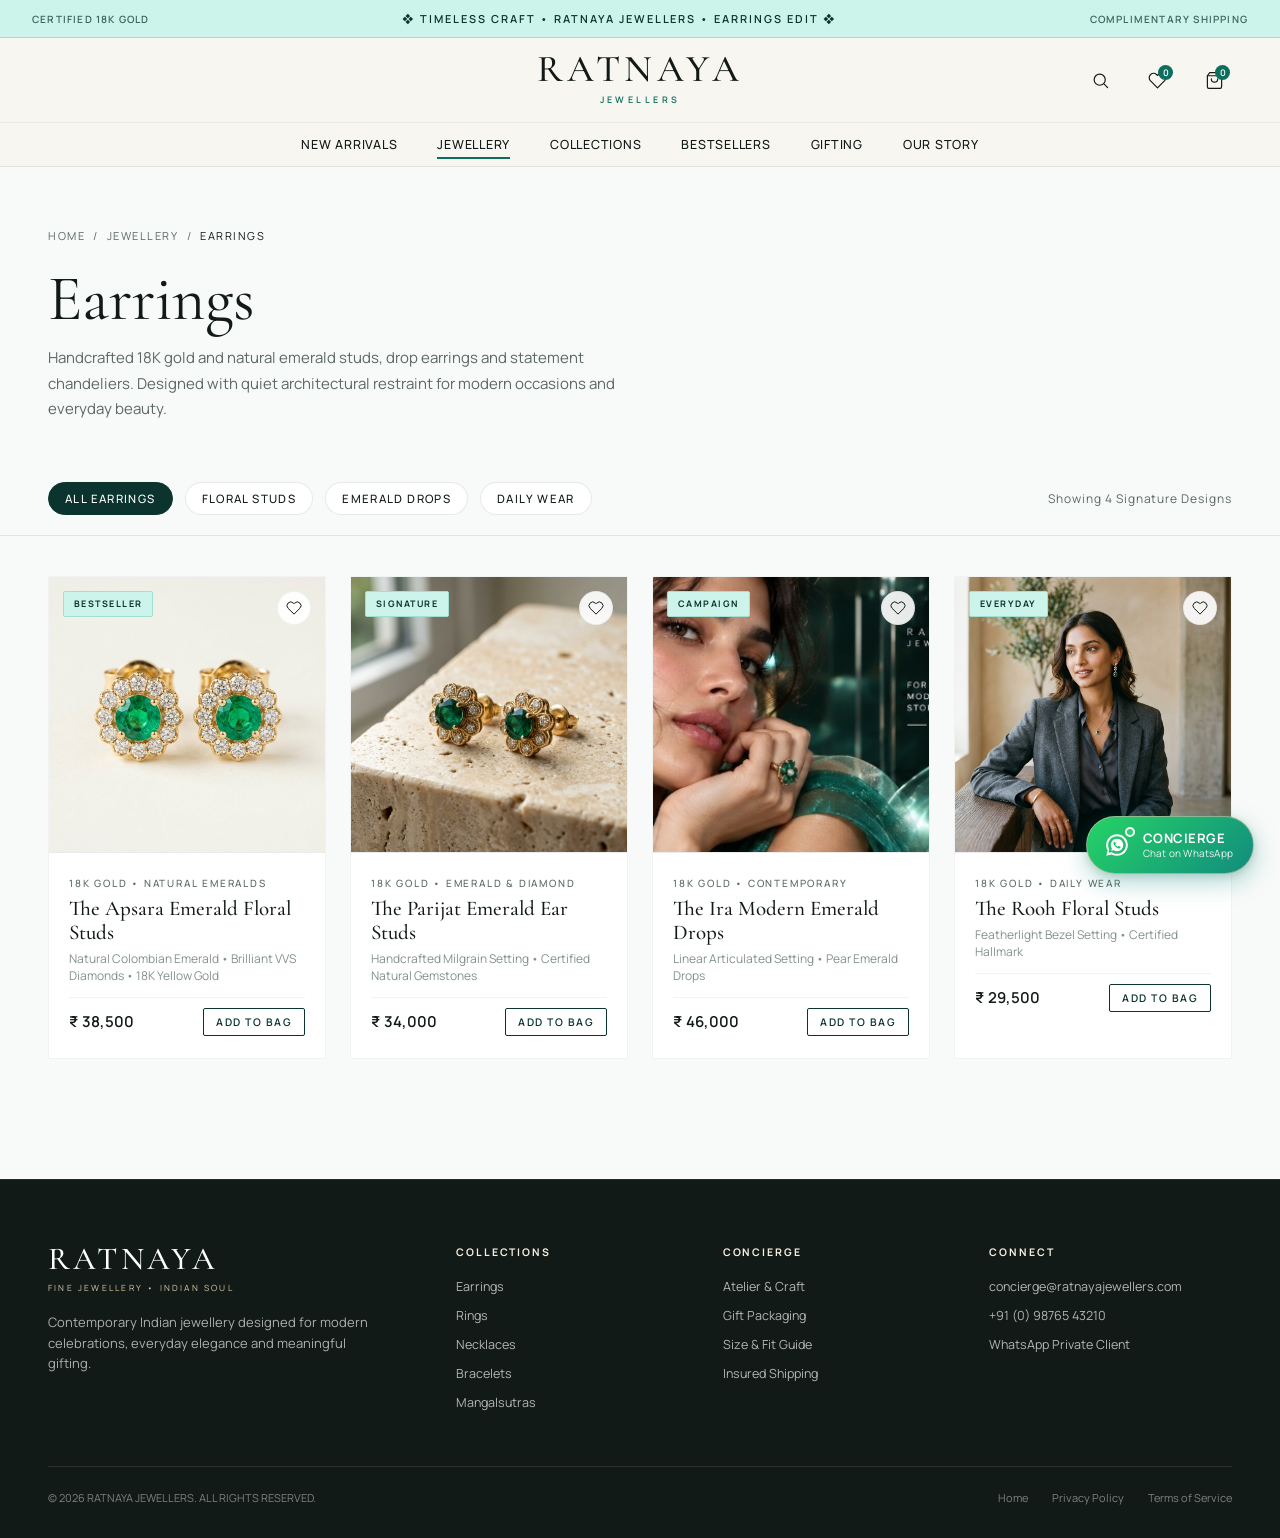
<file: category-earrings.html>
<!doctype html>
<html lang="en-IN">
<head>
  <meta charset="utf-8">
  <meta name="viewport" content="width=device-width, initial-scale=1">
  <meta name="theme-color" content="#CCF4EA">
  <title>Earrings | RATNAYA JEWELLERS</title>
  <meta name="description" content="Explore handcrafted earrings by Ratnaya Jewellers — from natural emerald floral studs to contemporary 18K gold drop earrings.">
  <link rel="canonical" href="http://localhost:8000/category-earrings.html">
  <link rel="stylesheet" href="styles.css?v=3.3">
  <style>
    .cat-hero {
      max-width: var(--container);
      margin: 0 auto;
      padding: 60px 48px 40px;
    }
    .breadcrumbs {
      display: flex;
      gap: 8px;
      font-size: 11px;
      letter-spacing: 0.14em;
      text-transform: uppercase;
      color: var(--muted);
      margin-bottom: 24px;
    }
    .breadcrumbs a:hover {
      color: var(--emerald);
    }
    .cat-title {
      font-family: var(--serif);
      font-size: clamp(48px, 5vw, 72px);
      font-weight: 400;
      line-height: 0.95;
      margin-bottom: 16px;
    }
    .cat-desc {
      max-width: 620px;
      color: var(--muted);
      font-size: 15px;
      line-height: 1.7;
    }
    .filter-bar {
      max-width: var(--container);
      margin: 20px auto 40px;
      padding: 0 48px;
      display: flex;
      justify-content: space-between;
      align-items: center;
      border-bottom: 1px solid var(--border);
      padding-bottom: 20px;
      flex-wrap: wrap;
      gap: 16px;
    }
    .filter-pills {
      display: flex;
      gap: 12px;
      flex-wrap: wrap;
    }
    .filter-pill {
      font-size: 11.5px;
      letter-spacing: 0.12em;
      text-transform: uppercase;
      padding: 8px 16px;
      border: 1px solid var(--border);
      border-radius: 20px;
      background: var(--white);
      color: var(--charcoal);
      font-weight: 500;
      transition: all 200ms;
    }
    .filter-pill.active,
    .filter-pill:hover {
      background: var(--forest);
      color: var(--white);
      border-color: var(--forest);
    }
    .filter-count {
      font-size: 12px;
      color: var(--muted);
      letter-spacing: 0.08em;
    }
    .gallery-container {
      max-width: var(--container);
      margin: 0 auto;
      padding: 0 48px 120px;
    }
    @media (max-width: 768px) {
      .cat-hero, .filter-bar, .gallery-container {
        padding-left: 20px;
        padding-right: 20px;
      }
    }
  </style>
</head>
<body>

  <!-- Announcement Bar -->
  <aside class="announcement">
    <span class="announcement-badge">CERTIFIED 18K GOLD</span>
    <div class="announcement-center">
      <span>❖ TIMELESS CRAFT • RATNAYA JEWELLERS • EARRINGS EDIT ❖</span>
    </div>
    <span class="announcement-badge">COMPLIMENTARY SHIPPING</span>
  </aside>

  <!-- Site Header -->
  <header class="site-header" id="site-header">
    <div class="header-main">
      <button class="menu-toggle" id="menu-toggle" aria-label="Toggle navigation">
        <svg width="22" height="22" viewBox="0 0 24 24" fill="none" stroke="currentColor" stroke-width="1.8">
          <line x1="3" y1="6" x2="21" y2="6"></line>
          <line x1="3" y1="12" x2="21" y2="12"></line>
          <line x1="3" y1="18" x2="21" y2="18"></line>
        </svg>
      </button>

      <a class="logo" href="index.html">
        <span class="logo-name">RATNAYA</span>
        <span class="logo-subtitle">JEWELLERS</span>
      </a>

      <div class="header-actions">
        <button class="header-action" id="search-trigger" aria-label="Search">
          <svg viewBox="0 0 24 24" fill="none" stroke="currentColor" stroke-linecap="round" stroke-linejoin="round" width="19" height="19">
            <circle cx="11" cy="11" r="7"></circle>
            <line x1="21" y1="21" x2="16.65" y2="16.65"></line>
          </svg>
        </button>
        <button class="header-action" id="wishlist-trigger" aria-label="Wishlist">
          <svg viewBox="0 0 24 24" fill="none" stroke="currentColor" stroke-linecap="round" stroke-linejoin="round" width="19" height="19">
            <path d="M20.84 4.61a5.5 5.5 0 0 0-7.78 0L12 5.67l-1.06-1.06a5.5 5.5 0 0 0-7.78 7.78l1.06 1.06L12 21.23l7.78-7.78 1.06-1.06a5.5 5.5 0 0 0 0-7.78z"></path>
          </svg>
          <span class="badge-count" id="wishlist-count">0</span>
        </button>
        <button class="header-action" id="cart-trigger" aria-label="Shopping bag">
          <svg viewBox="0 0 24 24" fill="none" stroke="currentColor" stroke-linecap="round" stroke-linejoin="round" width="19" height="19">
            <path d="M6 2L3 6v14a2 2 0 0 0 2 2h14a2 2 0 0 0 2-2V6l-3-4z"></path>
            <line x1="3" y1="6" x2="21" y2="6"></line>
            <path d="M16 10a4 4 0 0 1-8 0"></path>
          </svg>
          <span class="badge-count" id="cart-count">0</span>
        </button>
      </div>
    </div>

    <nav id="main-nav" class="main-nav">
      <a href="index.html#new-arrivals">New Arrivals</a>
      <a href="index.html#categories" class="active">Jewellery</a>
      <a href="index.html#collections">Collections</a>
      <a href="index.html#bestsellers">Bestsellers</a>
      <a href="index.html#gifting">Gifting</a>
      <a href="index.html#story">Our Story</a>
    </nav>
  </header>

  <main>
    <!-- Category Hero -->
    <section class="cat-hero">
      <nav class="breadcrumbs" aria-label="Breadcrumb">
        <a href="index.html">Home</a>
        <span>/</span>
        <a href="index.html#categories">Jewellery</a>
        <span>/</span>
        <span style="color:var(--charcoal);">Earrings</span>
      </nav>
      <h1 class="cat-title">Earrings</h1>
      <p class="cat-desc">
        Handcrafted 18K gold and natural emerald studs, drop earrings and statement chandeliers. Designed with quiet architectural restraint for modern occasions and everyday beauty.
      </p>
    </section>

    <!-- Filters -->
    <div class="filter-bar">
      <div class="filter-pills">
        <button class="filter-pill active">All Earrings</button>
        <button class="filter-pill">Floral Studs</button>
        <button class="filter-pill">Emerald Drops</button>
        <button class="filter-pill">Daily Wear</button>
      </div>
      <span class="filter-count">Showing 4 Signature Designs</span>
    </div>

    <!-- Gallery Grid -->
    <div class="gallery-container">
      <div class="product-grid">
        <!-- Item 1: The Apsara Emerald Floral Studs -->
        <article class="product-card" data-sku="RAT-EAR-01" data-name="The Apsara Emerald Floral Studs" data-price="38500">
          <div class="product-image">
            <span class="product-tag">BESTSELLER</span>
            <button class="wishlist-btn" aria-label="Add to wishlist">
              <svg viewBox="0 0 24 24" fill="none" stroke="currentColor">
                <path d="M20.84 4.61a5.5 5.5 0 0 0-7.78 0L12 5.67l-1.06-1.06a5.5 5.5 0 0 0-7.78 7.78l1.06 1.06L12 21.23l7.78-7.78 1.06-1.06a5.5 5.5 0 0 0 0-7.78z"></path>
              </svg>
            </button>
            <a href="product.html?sku=RAT-EAR-01" class="product-image-link" aria-label="View The Apsara Emerald Floral Studs">
              <img src="assets/images/prod-emerald-studs.jpg" alt="The Apsara Emerald Floral Studs" width="400" height="400">
            </a>
          </div>
          <div class="product-info">
            <p class="product-category-label">18K GOLD • NATURAL EMERALDS</p>
            <h3 class="product-name"><a href="product.html?sku=RAT-EAR-01">The Apsara Emerald Floral Studs</a></h3>
            <p class="product-specs">Natural Colombian Emerald • Brilliant VVS Diamonds • 18K Yellow Gold</p>
            <div class="product-price-row">
              <span class="price">₹ 38,500</span>
              <button class="quick-add-btn">Add to Bag</button>
            </div>
          </div>
        </article>

        <!-- Item 2: The Parijat Emerald Ear Studs -->
        <article class="product-card" data-sku="RAT-EAR-02" data-name="The Parijat Emerald Ear Studs" data-price="34000">
          <div class="product-image">
            <span class="product-tag">SIGNATURE</span>
            <button class="wishlist-btn" aria-label="Add to wishlist">
              <svg viewBox="0 0 24 24" fill="none" stroke="currentColor">
                <path d="M20.84 4.61a5.5 5.5 0 0 0-7.78 0L12 5.67l-1.06-1.06a5.5 5.5 0 0 0-7.78 7.78l1.06 1.06L12 21.23l7.78-7.78 1.06-1.06a5.5 5.5 0 0 0 0-7.78z"></path>
              </svg>
            </button>
            <a href="product.html?sku=RAT-EAR-02" class="product-image-link" aria-label="View The Parijat Emerald Ear Studs">
              <img src="assets/images/cat-earrings.jpg" alt="The Parijat Emerald Ear Studs" width="400" height="400">
            </a>
          </div>
          <div class="product-info">
            <p class="product-category-label">18K GOLD • EMERALD & DIAMOND</p>
            <h3 class="product-name"><a href="product.html?sku=RAT-EAR-02">The Parijat Emerald Ear Studs</a></h3>
            <p class="product-specs">Handcrafted Milgrain Setting • Certified Natural Gemstones</p>
            <div class="product-price-row">
              <span class="price">₹ 34,000</span>
              <button class="quick-add-btn">Add to Bag</button>
            </div>
          </div>
        </article>

        <!-- Item 3: The Ira Modern Emerald Drops -->
        <article class="product-card" data-sku="RAT-EAR-03" data-name="The Ira Modern Emerald Drops" data-price="46000">
          <div class="product-image">
            <span class="product-tag">CAMPAIGN</span>
            <button class="wishlist-btn" aria-label="Add to wishlist">
              <svg viewBox="0 0 24 24" fill="none" stroke="currentColor">
                <path d="M20.84 4.61a5.5 5.5 0 0 0-7.78 0L12 5.67l-1.06-1.06a5.5 5.5 0 0 0-7.78 7.78l1.06 1.06L12 21.23l7.78-7.78 1.06-1.06a5.5 5.5 0 0 0 0-7.78z"></path>
              </svg>
            </button>
            <a href="product.html?sku=RAT-EAR-03" class="product-image-link" aria-label="View The Ira Modern Emerald Drops">
              <img src="assets/images/hero-model.jpg" alt="The Ira Modern Emerald Drops" width="400" height="400" style="object-position: 70% 30%;">
            </a>
          </div>
          <div class="product-info">
            <p class="product-category-label">18K GOLD • CONTEMPORARY</p>
            <h3 class="product-name"><a href="product.html?sku=RAT-EAR-03">The Ira Modern Emerald Drops</a></h3>
            <p class="product-specs">Linear Articulated Setting • Pear Emerald Drops</p>
            <div class="product-price-row">
              <span class="price">₹ 46,000</span>
              <button class="quick-add-btn">Add to Bag</button>
            </div>
          </div>
        </article>

        <!-- Item 4: The Rooh Solitaire Diamond Tops -->
        <article class="product-card" data-sku="RAT-EAR-04" data-name="The Rooh Solitaire Diamond Tops" data-price="29500">
          <div class="product-image">
            <span class="product-tag">EVERYDAY</span>
            <button class="wishlist-btn" aria-label="Add to wishlist">
              <svg viewBox="0 0 24 24" fill="none" stroke="currentColor">
                <path d="M20.84 4.61a5.5 5.5 0 0 0-7.78 0L12 5.67l-1.06-1.06a5.5 5.5 0 0 0-7.78 7.78l1.06 1.06L12 21.23l7.78-7.78 1.06-1.06a5.5 5.5 0 0 0 0-7.78z"></path>
              </svg>
            </button>
            <a href="product.html?sku=RAT-EAR-04" class="product-image-link" aria-label="View The Rooh Solitaire Diamond Tops">
              <img src="assets/images/campaign-modern-fashion.jpg" alt="The Rooh Solitaire Diamond Tops" width="400" height="400" style="object-position: 60% 40%;">
            </a>
          </div>
          <div class="product-info">
            <p class="product-category-label">18K GOLD • DAILY WEAR</p>
            <h3 class="product-name"><a href="product.html?sku=RAT-EAR-04">The Rooh Floral Studs</a></h3>
            <p class="product-specs">Featherlight Bezel Setting • Certified Hallmark</p>
            <div class="product-price-row">
              <span class="price">₹ 29,500</span>
              <button class="quick-add-btn">Add to Bag</button>
            </div>
          </div>
        </article>
      </div>
    </div>
  </main>

  <!-- Footer -->
  <footer class="site-footer">
    <div class="footer-grid">
      <div class="footer-brand-col">
        <span class="footer-logo">RATNAYA</span>
        <p class="footer-tagline">FINE JEWELLERY • INDIAN SOUL</p>
        <p class="footer-desc">
          Contemporary Indian jewellery designed for modern celebrations, everyday elegance and meaningful gifting.
        </p>
      </div>

      <div class="footer-col">
        <h4>COLLECTIONS</h4>
        <a href="category-earrings.html">Earrings</a>
        <a href="category-rings.html">Rings</a>
        <a href="category-necklaces.html">Necklaces</a>
        <a href="category-bracelets.html">Bracelets</a>
        <a href="category-mangalsutras.html">Mangalsutras</a>
      </div>

      <div class="footer-col">
        <h4>CONCIERGE</h4>
        <a href="index.html#story">Atelier &amp; Craft</a>
        <a href="index.html#gifting">Gift Packaging</a>
        <a href="#">Size &amp; Fit Guide</a>
        <a href="#">Insured Shipping</a>
      </div>

      <div class="footer-col">
        <h4>CONNECT</h4>
        <a href="mailto:concierge@ratnayajewellers.com">concierge@ratnayajewellers.com</a>
        <a href="tel:+919876543210">+91 (0) 98765 43210</a>
        <a href="#">WhatsApp Private Client</a>
      </div>
    </div>

    <div class="footer-bottom">
      <span>© 2026 RATNAYA JEWELLERS. ALL RIGHTS RESERVED.</span>
      <div class="footer-bottom-links">
        <a href="index.html">Home</a>
        <a href="#">Privacy Policy</a>
        <a href="#">Terms of Service</a>
      </div>
    </div>
  </footer>

  <div class="toast-notice" id="toast-notice" role="status" aria-live="polite"></div>
  <script src="data/products.js?v=3.2"></script>
  <script src="script.js?v=3.2"></script>
</body>
</html>
</file>
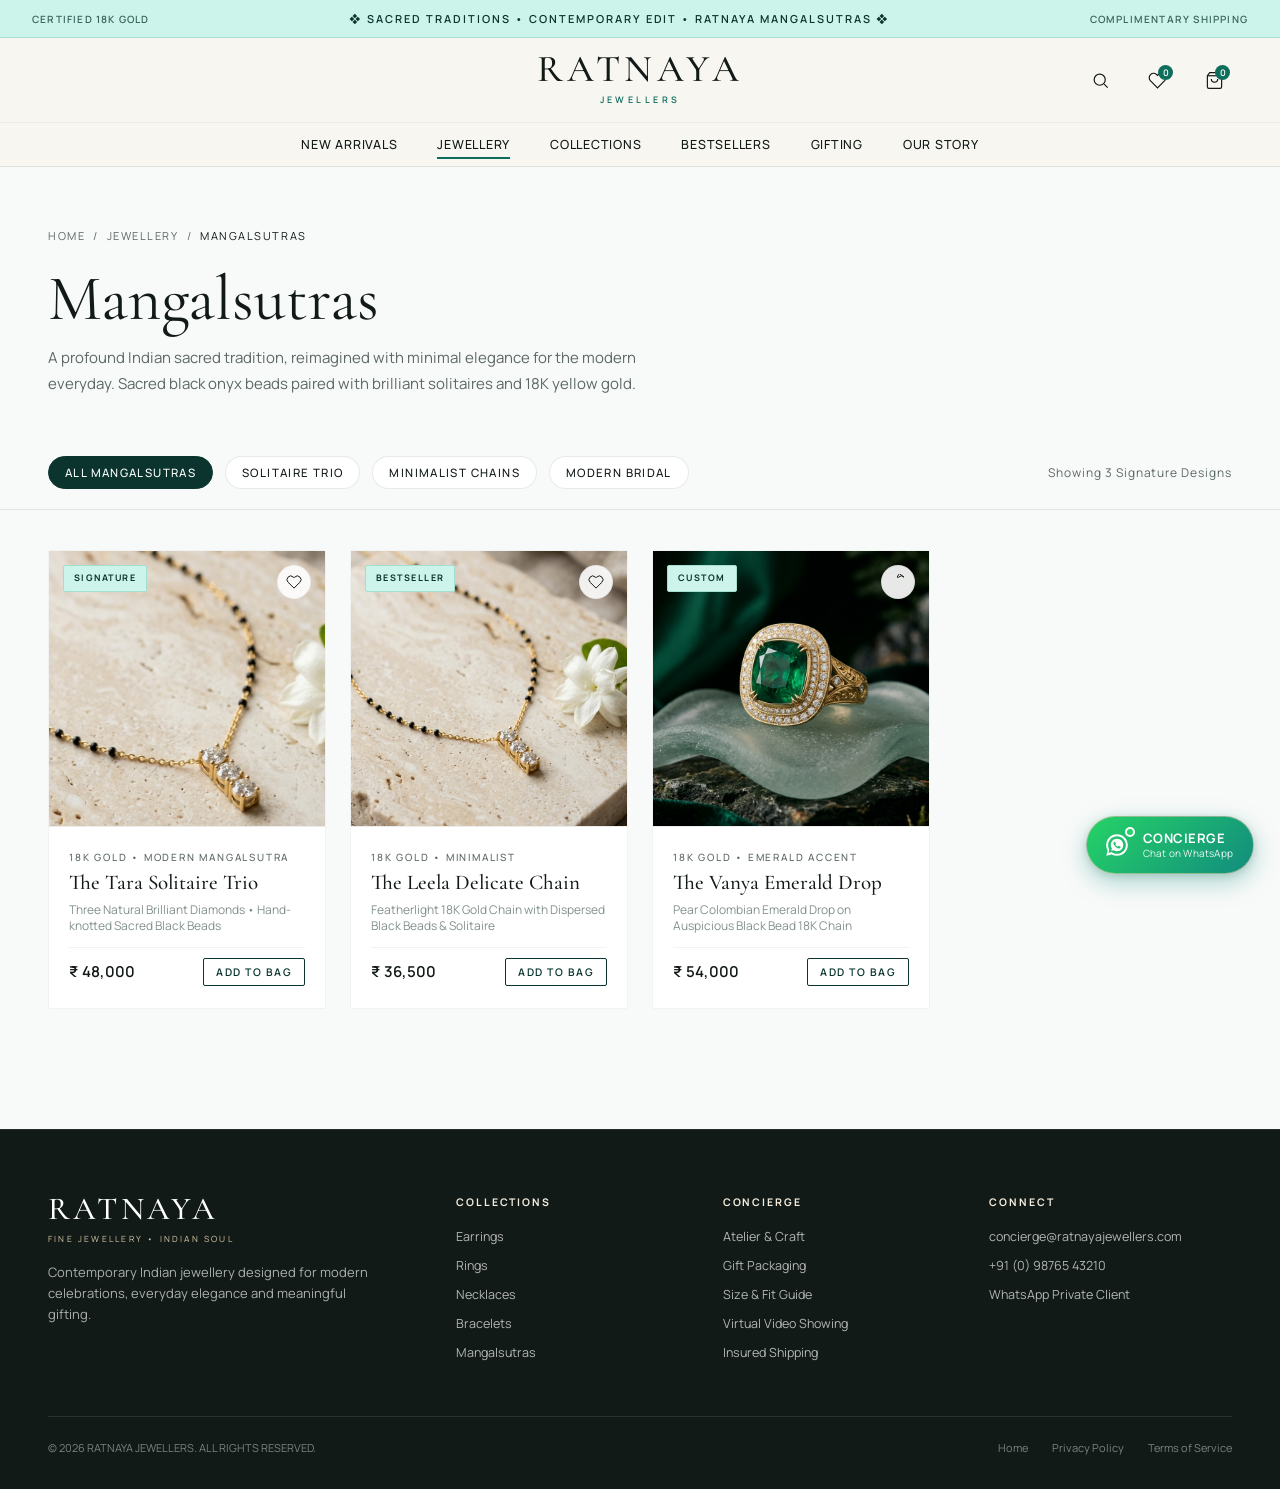
<file: category-mangalsutras.html>
<!doctype html>
<html lang="en-IN">
<head>
  <meta charset="utf-8">
  <meta name="viewport" content="width=device-width, initial-scale=1">
  <meta name="theme-color" content="#CCF4EA">
  <title>Mangalsutras | RATNAYA JEWELLERS</title>
  <meta name="description" content="Explore modern minimalist mangalsutras by Ratnaya Jewellers — timeless black bead traditions reimagined with contemporary solitaire diamonds and 18K gold.">
  <link rel="canonical" href="http://localhost:8000/category-mangalsutras.html">
  <link rel="stylesheet" href="styles.css?v=3.3">
  <style>
    .cat-hero { max-width: var(--container); margin: 0 auto; padding: 60px 48px 40px; }
    .breadcrumbs { display: flex; gap: 8px; font-size: 11px; letter-spacing: 0.14em; text-transform: uppercase; color: var(--muted); margin-bottom: 24px; }
    .breadcrumbs a:hover { color: var(--emerald); }
    .cat-title { font-family: var(--serif); font-size: clamp(48px, 5vw, 72px); font-weight: 400; line-height: 0.95; margin-bottom: 16px; }
    .cat-desc { max-width: 620px; color: var(--muted); font-size: 15px; line-height: 1.7; }
    .filter-bar { max-width: var(--container); margin: 20px auto 40px; padding: 0 48px 20px; display: flex; justify-content: space-between; align-items: center; border-bottom: 1px solid var(--border); flex-wrap: wrap; gap: 16px; }
    .filter-pills { display: flex; gap: 12px; flex-wrap: wrap; }
    .filter-pill { font-size: 11.5px; letter-spacing: 0.12em; text-transform: uppercase; padding: 8px 16px; border: 1px solid var(--border); border-radius: 20px; background: var(--white); color: var(--charcoal); font-weight: 500; transition: all 200ms; }
    .filter-pill.active, .filter-pill:hover { background: var(--forest); color: var(--white); border-color: var(--forest); }
    .filter-count { font-size: 12px; color: var(--muted); letter-spacing: 0.08em; }
    .gallery-container { max-width: var(--container); margin: 0 auto; padding: 0 48px 120px; }
    @media (max-width: 768px) { .cat-hero, .filter-bar, .gallery-container { padding-left: 20px; padding-right: 20px; } }
  </style>
</head>
<body>
  <aside class="announcement">
    <span class="announcement-badge">CERTIFIED 18K GOLD</span>
    <div class="announcement-center"><span>❖ SACRED TRADITIONS • CONTEMPORARY EDIT • RATNAYA MANGALSUTRAS ❖</span></div>
    <span class="announcement-badge">COMPLIMENTARY SHIPPING</span>
  </aside>

  <header class="site-header" id="site-header">
    <div class="header-main">
      <button class="menu-toggle" id="menu-toggle" aria-label="Toggle navigation">
        <svg width="22" height="22" viewBox="0 0 24 24" fill="none" stroke="currentColor" stroke-width="1.8"><line x1="3" y1="6" x2="21" y2="6"></line><line x1="3" y1="12" x2="21" y2="12"></line><line x1="3" y1="18" x2="21" y2="18"></line></svg>
      </button>
      <a class="logo" href="index.html">
        <span class="logo-name">RATNAYA</span>
        <span class="logo-subtitle">JEWELLERS</span>
      </a>
      <div class="header-actions">
        <button class="header-action" id="search-trigger" aria-label="Search"><svg viewBox="0 0 24 24" fill="none" stroke="currentColor" width="19" height="19"><circle cx="11" cy="11" r="7"></circle><line x1="21" y1="21" x2="16.65" y2="16.65"></line></svg></button>
        <button class="header-action" id="wishlist-trigger" aria-label="Wishlist"><svg viewBox="0 0 24 24" fill="none" stroke="currentColor" width="19" height="19"><path d="M20.84 4.61a5.5 5.5 0 0 0-7.78 0L12 5.67l-1.06-1.06a5.5 5.5 0 0 0-7.78 7.78l1.06 1.06L12 21.23l7.78-7.78 1.06-1.06a5.5 5.5 0 0 0 0-7.78z"></path></svg><span class="badge-count" id="wishlist-count">0</span></button>
        <button class="header-action" id="cart-trigger" aria-label="Shopping bag"><svg viewBox="0 0 24 24" fill="none" stroke="currentColor" width="19" height="19"><path d="M6 2L3 6v14a2 2 0 0 0 2 2h14a2 2 0 0 0 2-2V6l-3-4z"></path><line x1="3" y1="6" x2="21" y2="6"></line><path d="M16 10a4 4 0 0 1-8 0"></path></svg><span class="badge-count" id="cart-count">0</span></button>
      </div>
    </div>
    <nav id="main-nav" class="main-nav">
      <a href="index.html#new-arrivals">New Arrivals</a>
      <a href="index.html#categories" class="active">Jewellery</a>
      <a href="index.html#collections">Collections</a>
      <a href="index.html#bestsellers">Bestsellers</a>
      <a href="index.html#gifting">Gifting</a>
      <a href="index.html#story">Our Story</a>
    </nav>
  </header>

  <main>
    <section class="cat-hero">
      <nav class="breadcrumbs" aria-label="Breadcrumb">
        <a href="index.html">Home</a><span>/</span><a href="index.html#categories">Jewellery</a><span>/</span><span style="color:var(--charcoal);">Mangalsutras</span>
      </nav>
      <h1 class="cat-title">Mangalsutras</h1>
      <p class="cat-desc">
        A profound Indian sacred tradition, reimagined with minimal elegance for the modern everyday. Sacred black onyx beads paired with brilliant solitaires and 18K yellow gold.
      </p>
    </section>

    <div class="filter-bar">
      <div class="filter-pills">
        <button class="filter-pill active">All Mangalsutras</button>
        <button class="filter-pill">Solitaire Trio</button>
        <button class="filter-pill">Minimalist Chains</button>
        <button class="filter-pill">Modern Bridal</button>
      </div>
      <span class="filter-count">Showing 3 Signature Designs</span>
    </div>

    <div class="gallery-container">
      <div class="product-grid">
        <!-- Item 1: The Tara Solitaire Trio Mangalsutra -->
        <article class="product-card" data-sku="RAT-MAN-01" data-name="The Tara Solitaire Trio Mangalsutra" data-price="48000">
          <div class="product-image">
            <span class="product-tag">SIGNATURE</span>
            <button class="wishlist-btn" aria-label="Add to wishlist"><svg viewBox="0 0 24 24" fill="none" stroke="currentColor"><path d="M20.84 4.61a5.5 5.5 0 0 0-7.78 0L12 5.67l-1.06-1.06a5.5 5.5 0 0 0-7.78 7.78l1.06 1.06L12 21.23l7.78-7.78 1.06-1.06a5.5 5.5 0 0 0 0-7.78z"></path></svg></button>
            <a href="product.html?sku=RAT-MAN-01" class="product-image-link" aria-label="View The Tara Solitaire Trio Mangalsutra">
              <img src="assets/images/prod-modern-mangalsutra.jpg" alt="The Tara Solitaire Trio Mangalsutra" width="400" height="400">
            </a>
          </div>
          <div class="product-info">
            <p class="product-category-label">18K GOLD • MODERN MANGALSUTRA</p>
            <h3 class="product-name"><a href="product.html?sku=RAT-MAN-01">The Tara Solitaire Trio</a></h3>
            <p class="product-specs">Three Natural Brilliant Diamonds • Hand-knotted Sacred Black Beads</p>
            <div class="product-price-row"><span class="price">₹ 48,000</span><button class="quick-add-btn">Add to Bag</button></div>
          </div>
        </article>

        <!-- Item 2: The Leela Delicate Mangalsutra -->
        <article class="product-card" data-sku="RAT-MAN-02" data-name="The Leela Delicate Mangalsutra" data-price="36500">
          <div class="product-image">
            <span class="product-tag">BESTSELLER</span>
            <button class="wishlist-btn" aria-label="Add to wishlist"><svg viewBox="0 0 24 24" fill="none" stroke="currentColor"><path d="M20.84 4.61a5.5 5.5 0 0 0-7.78 0L12 5.67l-1.06-1.06a5.5 5.5 0 0 0-7.78 7.78l1.06 1.06L12 21.23l7.78-7.78 1.06-1.06a5.5 5.5 0 0 0 0-7.78z"></path></svg></button>
            <a href="product.html?sku=RAT-MAN-02" class="product-image-link" aria-label="View The Leela Delicate Mangalsutra">
              <img src="assets/images/cat-mangalsutras.jpg" alt="The Leela Delicate Mangalsutra" width="400" height="400">
            </a>
          </div>
          <div class="product-info">
            <p class="product-category-label">18K GOLD • MINIMALIST</p>
            <h3 class="product-name"><a href="product.html?sku=RAT-MAN-02">The Leela Delicate Chain</a></h3>
            <p class="product-specs">Featherlight 18K Gold Chain with Dispersed Black Beads &amp; Solitaire</p>
            <div class="product-price-row"><span class="price">₹ 36,500</span><button class="quick-add-btn">Add to Bag</button></div>
          </div>
        </article>

        <!-- Item 3: The Vanya Emerald Drop Mangalsutra -->
        <article class="product-card" data-sku="RAT-MAN-03" data-name="The Vanya Emerald Drop Mangalsutra" data-price="54000">
          <div class="product-image">
            <span class="product-tag">CUSTOM</span>
            <button class="wishlist-btn" aria-label="Add to wishlist"><svg viewBox="0 0 24 24" fill="none" stroke="currentColor"><path d="M20.84 4.61a5.5 5.5 0 0 0-7.78 0L12 5.67l-1.06-1.06a5.5 5.5 0 0 0 0-7.78z"></path></svg></button>
            <a href="product.html?sku=RAT-MAN-03" class="product-image-link" aria-label="View The Vanya Emerald Drop Mangalsutra">
              <img src="assets/images/signature-collection.jpg" alt="The Vanya Emerald Drop Mangalsutra" width="400" height="400">
            </a>
          </div>
          <div class="product-info">
            <p class="product-category-label">18K GOLD • EMERALD ACCENT</p>
            <h3 class="product-name"><a href="product.html?sku=RAT-MAN-03">The Vanya Emerald Drop</a></h3>
            <p class="product-specs">Pear Colombian Emerald Drop on Auspicious Black Bead 18K Chain</p>
            <div class="product-price-row"><span class="price">₹ 54,000</span><button class="quick-add-btn">Add to Bag</button></div>
          </div>
        </article>
      </div>
    </div>
  </main>

  <footer class="site-footer">
    <div class="footer-grid">
      <div class="footer-brand-col">
        <span class="footer-logo">RATNAYA</span>
        <p class="footer-tagline">FINE JEWELLERY • INDIAN SOUL</p>
        <p class="footer-desc">Contemporary Indian jewellery designed for modern celebrations, everyday elegance and meaningful gifting.</p>
      </div>
      <div class="footer-col">
        <h4>COLLECTIONS</h4>
        <a href="category-earrings.html">Earrings</a>
        <a href="category-rings.html">Rings</a>
        <a href="category-necklaces.html">Necklaces</a>
        <a href="category-bracelets.html">Bracelets</a>
        <a href="category-mangalsutras.html">Mangalsutras</a>
      </div>
      <div class="footer-col">
        <h4>CONCIERGE</h4>
        <a href="index.html#story">Atelier &amp; Craft</a>
        <a href="index.html#gifting">Gift Packaging</a>
        <a href="#" data-open-size-guide>Size &amp; Fit Guide</a>
        <a href="#" data-open-video-consult>Virtual Video Showing</a>
        <a href="#">Insured Shipping</a>
      </div>
      <div class="footer-col">
        <h4>CONNECT</h4>
        <a href="mailto:concierge@ratnayajewellers.com">concierge@ratnayajewellers.com</a>
        <a href="tel:+919876543210">+91 (0) 98765 43210</a>
        <a href="https://wa.me/919876543210?text=Namaste!%20Connecting%20with%20Ratnaya%20Jewellers." target="_blank" rel="noopener">WhatsApp Private Client</a>
      </div>
    </div>
    <div class="footer-bottom">
      <span>© 2026 RATNAYA JEWELLERS. ALL RIGHTS RESERVED.</span>
      <div class="footer-bottom-links"><a href="index.html">Home</a><a href="#">Privacy Policy</a><a href="#">Terms of Service</a></div>
    </div>
  </footer>

  <div class="toast-notice" id="toast-notice" role="status" aria-live="polite"></div>
  <script src="data/products.js?v=3.2"></script>
  <script src="script.js?v=3.2"></script>
</body>
</html>
</file>
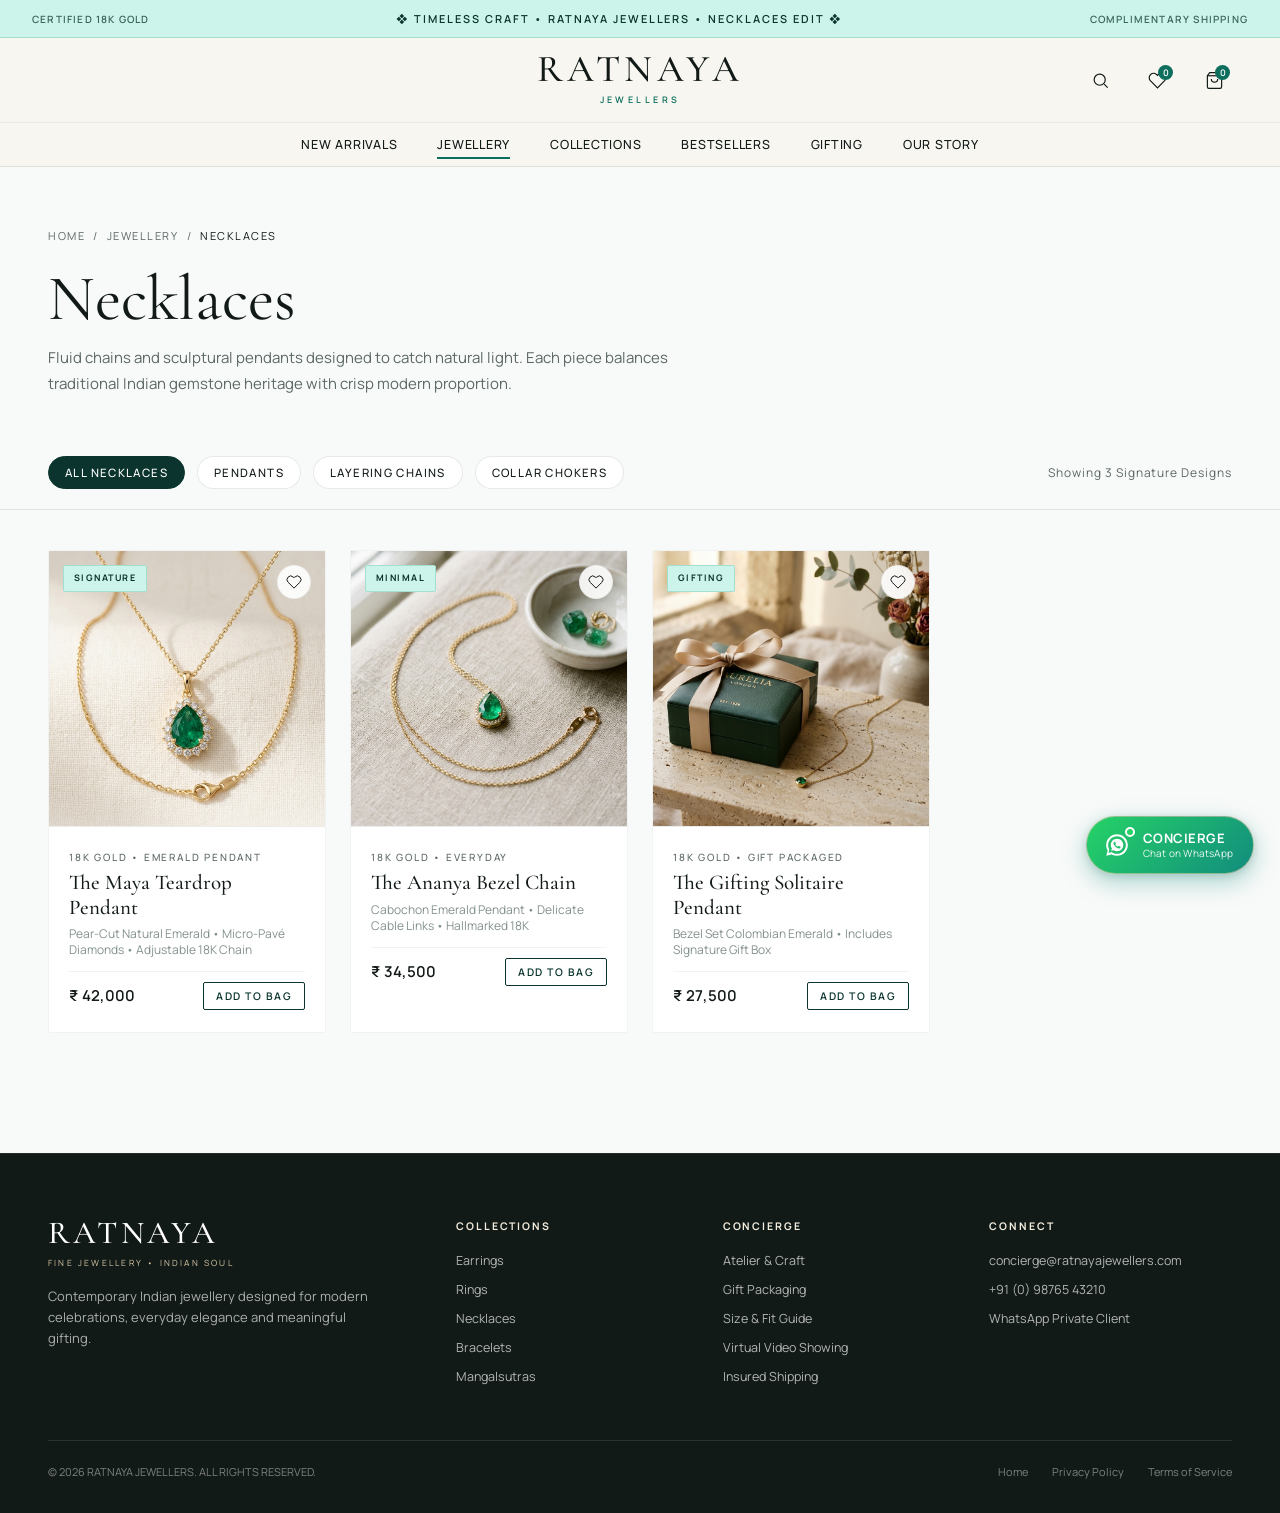
<file: category-necklaces.html>
<!doctype html>
<html lang="en-IN">
<head>
  <meta charset="utf-8">
  <meta name="viewport" content="width=device-width, initial-scale=1">
  <meta name="theme-color" content="#CCF4EA">
  <title>Necklaces | RATNAYA JEWELLERS</title>
  <meta name="description" content="Explore handcrafted necklaces by Ratnaya Jewellers — from delicate emerald pendants to contemporary 18K gold chokers.">
  <link rel="canonical" href="http://localhost:8000/category-necklaces.html">
  <link rel="stylesheet" href="styles.css?v=3.3">
  <style>
    .cat-hero { max-width: var(--container); margin: 0 auto; padding: 60px 48px 40px; }
    .breadcrumbs { display: flex; gap: 8px; font-size: 11px; letter-spacing: 0.14em; text-transform: uppercase; color: var(--muted); margin-bottom: 24px; }
    .breadcrumbs a:hover { color: var(--emerald); }
    .cat-title { font-family: var(--serif); font-size: clamp(48px, 5vw, 72px); font-weight: 400; line-height: 0.95; margin-bottom: 16px; }
    .cat-desc { max-width: 620px; color: var(--muted); font-size: 15px; line-height: 1.7; }
    .filter-bar { max-width: var(--container); margin: 20px auto 40px; padding: 0 48px 20px; display: flex; justify-content: space-between; align-items: center; border-bottom: 1px solid var(--border); flex-wrap: wrap; gap: 16px; }
    .filter-pills { display: flex; gap: 12px; flex-wrap: wrap; }
    .filter-pill { font-size: 11.5px; letter-spacing: 0.12em; text-transform: uppercase; padding: 8px 16px; border: 1px solid var(--border); border-radius: 20px; background: var(--white); color: var(--charcoal); font-weight: 500; transition: all 200ms; }
    .filter-pill.active, .filter-pill:hover { background: var(--forest); color: var(--white); border-color: var(--forest); }
    .filter-count { font-size: 12px; color: var(--muted); letter-spacing: 0.08em; }
    .gallery-container { max-width: var(--container); margin: 0 auto; padding: 0 48px 120px; }
    @media (max-width: 768px) { .cat-hero, .filter-bar, .gallery-container { padding-left: 20px; padding-right: 20px; } }
  </style>
</head>
<body>
  <aside class="announcement">
    <span class="announcement-badge">CERTIFIED 18K GOLD</span>
    <div class="announcement-center"><span>❖ TIMELESS CRAFT • RATNAYA JEWELLERS • NECKLACES EDIT ❖</span></div>
    <span class="announcement-badge">COMPLIMENTARY SHIPPING</span>
  </aside>

  <header class="site-header" id="site-header">
    <div class="header-main">
      <button class="menu-toggle" id="menu-toggle" aria-label="Toggle navigation">
        <svg width="22" height="22" viewBox="0 0 24 24" fill="none" stroke="currentColor" stroke-width="1.8"><line x1="3" y1="6" x2="21" y2="6"></line><line x1="3" y1="12" x2="21" y2="12"></line><line x1="3" y1="18" x2="21" y2="18"></line></svg>
      </button>
      <a class="logo" href="index.html">
        <span class="logo-name">RATNAYA</span>
        <span class="logo-subtitle">JEWELLERS</span>
      </a>
      <div class="header-actions">
        <button class="header-action" id="search-trigger" aria-label="Search"><svg viewBox="0 0 24 24" fill="none" stroke="currentColor" width="19" height="19"><circle cx="11" cy="11" r="7"></circle><line x1="21" y1="21" x2="16.65" y2="16.65"></line></svg></button>
        <button class="header-action" id="wishlist-trigger" aria-label="Wishlist"><svg viewBox="0 0 24 24" fill="none" stroke="currentColor" width="19" height="19"><path d="M20.84 4.61a5.5 5.5 0 0 0-7.78 0L12 5.67l-1.06-1.06a5.5 5.5 0 0 0-7.78 7.78l1.06 1.06L12 21.23l7.78-7.78 1.06-1.06a5.5 5.5 0 0 0 0-7.78z"></path></svg><span class="badge-count" id="wishlist-count">0</span></button>
        <button class="header-action" id="cart-trigger" aria-label="Shopping bag"><svg viewBox="0 0 24 24" fill="none" stroke="currentColor" width="19" height="19"><path d="M6 2L3 6v14a2 2 0 0 0 2 2h14a2 2 0 0 0 2-2V6l-3-4z"></path><line x1="3" y1="6" x2="21" y2="6"></line><path d="M16 10a4 4 0 0 1-8 0"></path></svg><span class="badge-count" id="cart-count">0</span></button>
      </div>
    </div>
    <nav id="main-nav" class="main-nav">
      <a href="index.html#new-arrivals">New Arrivals</a>
      <a href="index.html#categories" class="active">Jewellery</a>
      <a href="index.html#collections">Collections</a>
      <a href="index.html#bestsellers">Bestsellers</a>
      <a href="index.html#gifting">Gifting</a>
      <a href="index.html#story">Our Story</a>
    </nav>
  </header>

  <main>
    <section class="cat-hero">
      <nav class="breadcrumbs" aria-label="Breadcrumb">
        <a href="index.html">Home</a><span>/</span><a href="index.html#categories">Jewellery</a><span>/</span><span style="color:var(--charcoal);">Necklaces</span>
      </nav>
      <h1 class="cat-title">Necklaces</h1>
      <p class="cat-desc">
        Fluid chains and sculptural pendants designed to catch natural light. Each piece balances traditional Indian gemstone heritage with crisp modern proportion.
      </p>
    </section>

    <div class="filter-bar">
      <div class="filter-pills">
        <button class="filter-pill active">All Necklaces</button>
        <button class="filter-pill">Pendants</button>
        <button class="filter-pill">Layering Chains</button>
        <button class="filter-pill">Collar Chokers</button>
      </div>
      <span class="filter-count">Showing 3 Signature Designs</span>
    </div>

    <div class="gallery-container">
      <div class="product-grid">
        <!-- Item 1: The Maya Teardrop Emerald Pendant -->
        <article class="product-card" data-sku="RAT-NEC-01" data-name="The Maya Teardrop Emerald Pendant" data-price="42000">
          <div class="product-image">
            <span class="product-tag">SIGNATURE</span>
            <button class="wishlist-btn" aria-label="Add to wishlist"><svg viewBox="0 0 24 24" fill="none" stroke="currentColor"><path d="M20.84 4.61a5.5 5.5 0 0 0-7.78 0L12 5.67l-1.06-1.06a5.5 5.5 0 0 0-7.78 7.78l1.06 1.06L12 21.23l7.78-7.78 1.06-1.06a5.5 5.5 0 0 0 0-7.78z"></path></svg></button>
            <a href="product.html?sku=RAT-NEC-01" class="product-image-link" aria-label="View The Maya Teardrop Emerald Pendant">
              <img src="assets/images/prod-teardrop-pendant.jpg" alt="The Maya Teardrop Emerald Pendant" width="400" height="400">
            </a>
          </div>
          <div class="product-info">
            <p class="product-category-label">18K GOLD • EMERALD PENDANT</p>
            <h3 class="product-name"><a href="product.html?sku=RAT-NEC-01">The Maya Teardrop Pendant</a></h3>
            <p class="product-specs">Pear-Cut Natural Emerald • Micro-Pavé Diamonds • Adjustable 18K Chain</p>
            <div class="product-price-row"><span class="price">₹ 42,000</span><button class="quick-add-btn">Add to Bag</button></div>
          </div>
        </article>

        <!-- Item 2: The Ananya Bezel Emerald Chain -->
        <article class="product-card" data-sku="RAT-NEC-02" data-name="The Ananya Bezel Emerald Chain" data-price="34500">
          <div class="product-image">
            <span class="product-tag">MINIMAL</span>
            <button class="wishlist-btn" aria-label="Add to wishlist"><svg viewBox="0 0 24 24" fill="none" stroke="currentColor"><path d="M20.84 4.61a5.5 5.5 0 0 0-7.78 0L12 5.67l-1.06-1.06a5.5 5.5 0 0 0-7.78 7.78l1.06 1.06L12 21.23l7.78-7.78 1.06-1.06a5.5 5.5 0 0 0 0-7.78z"></path></svg></button>
            <a href="product.html?sku=RAT-NEC-02" class="product-image-link" aria-label="View The Ananya Bezel Emerald Chain">
              <img src="assets/images/cat-necklaces.jpg" alt="The Ananya Bezel Emerald Chain" width="400" height="400">
            </a>
          </div>
          <div class="product-info">
            <p class="product-category-label">18K GOLD • EVERYDAY</p>
            <h3 class="product-name"><a href="product.html?sku=RAT-NEC-02">The Ananya Bezel Chain</a></h3>
            <p class="product-specs">Cabochon Emerald Pendant • Delicate Cable Links • Hallmarked 18K</p>
            <div class="product-price-row"><span class="price">₹ 34,500</span><button class="quick-add-btn">Add to Bag</button></div>
          </div>
        </article>

        <!-- Item 3: The Gifting Solitaire Pendant -->
        <article class="product-card" data-sku="RAT-NEC-03" data-name="The Gifting Solitaire Pendant" data-price="27500">
          <div class="product-image">
            <span class="product-tag">GIFTING</span>
            <button class="wishlist-btn" aria-label="Add to wishlist"><svg viewBox="0 0 24 24" fill="none" stroke="currentColor"><path d="M20.84 4.61a5.5 5.5 0 0 0-7.78 0L12 5.67l-1.06-1.06a5.5 5.5 0 0 0-7.78 7.78l1.06 1.06L12 21.23l7.78-7.78 1.06-1.06a5.5 5.5 0 0 0 0-7.78z"></path></svg></button>
            <a href="product.html?sku=RAT-NEC-03" class="product-image-link" aria-label="View The Gifting Solitaire Pendant">
              <img src="assets/images/gifting-editorial.jpg" alt="The Gifting Solitaire Pendant" width="400" height="400" style="object-position: bottom right;">
            </a>
          </div>
          <div class="product-info">
            <p class="product-category-label">18K GOLD • GIFT PACKAGED</p>
            <h3 class="product-name"><a href="product.html?sku=RAT-NEC-03">The Gifting Solitaire Pendant</a></h3>
            <p class="product-specs">Bezel Set Colombian Emerald • Includes Signature Gift Box</p>
            <div class="product-price-row"><span class="price">₹ 27,500</span><button class="quick-add-btn">Add to Bag</button></div>
          </div>
        </article>
      </div>
    </div>
  </main>

  <footer class="site-footer">
    <div class="footer-grid">
      <div class="footer-brand-col">
        <span class="footer-logo">RATNAYA</span>
        <p class="footer-tagline">FINE JEWELLERY • INDIAN SOUL</p>
        <p class="footer-desc">Contemporary Indian jewellery designed for modern celebrations, everyday elegance and meaningful gifting.</p>
      </div>
      <div class="footer-col">
        <h4>COLLECTIONS</h4>
        <a href="category-earrings.html">Earrings</a>
        <a href="category-rings.html">Rings</a>
        <a href="category-necklaces.html">Necklaces</a>
        <a href="category-bracelets.html">Bracelets</a>
        <a href="category-mangalsutras.html">Mangalsutras</a>
      </div>
      <div class="footer-col">
        <h4>CONCIERGE</h4>
        <a href="index.html#story">Atelier &amp; Craft</a>
        <a href="index.html#gifting">Gift Packaging</a>
        <a href="#" data-open-size-guide>Size &amp; Fit Guide</a>
        <a href="#" data-open-video-consult>Virtual Video Showing</a>
        <a href="#">Insured Shipping</a>
      </div>
      <div class="footer-col">
        <h4>CONNECT</h4>
        <a href="mailto:concierge@ratnayajewellers.com">concierge@ratnayajewellers.com</a>
        <a href="tel:+919876543210">+91 (0) 98765 43210</a>
        <a href="https://wa.me/919876543210?text=Namaste!%20Connecting%20with%20Ratnaya%20Jewellers." target="_blank" rel="noopener">WhatsApp Private Client</a>
      </div>
    </div>
    <div class="footer-bottom">
      <span>© 2026 RATNAYA JEWELLERS. ALL RIGHTS RESERVED.</span>
      <div class="footer-bottom-links"><a href="index.html">Home</a><a href="#">Privacy Policy</a><a href="#">Terms of Service</a></div>
    </div>
  </footer>

  <div class="toast-notice" id="toast-notice" role="status" aria-live="polite"></div>
  <script src="data/products.js?v=3.2"></script>
  <script src="script.js?v=3.2"></script>
</body>
</html>
</file>
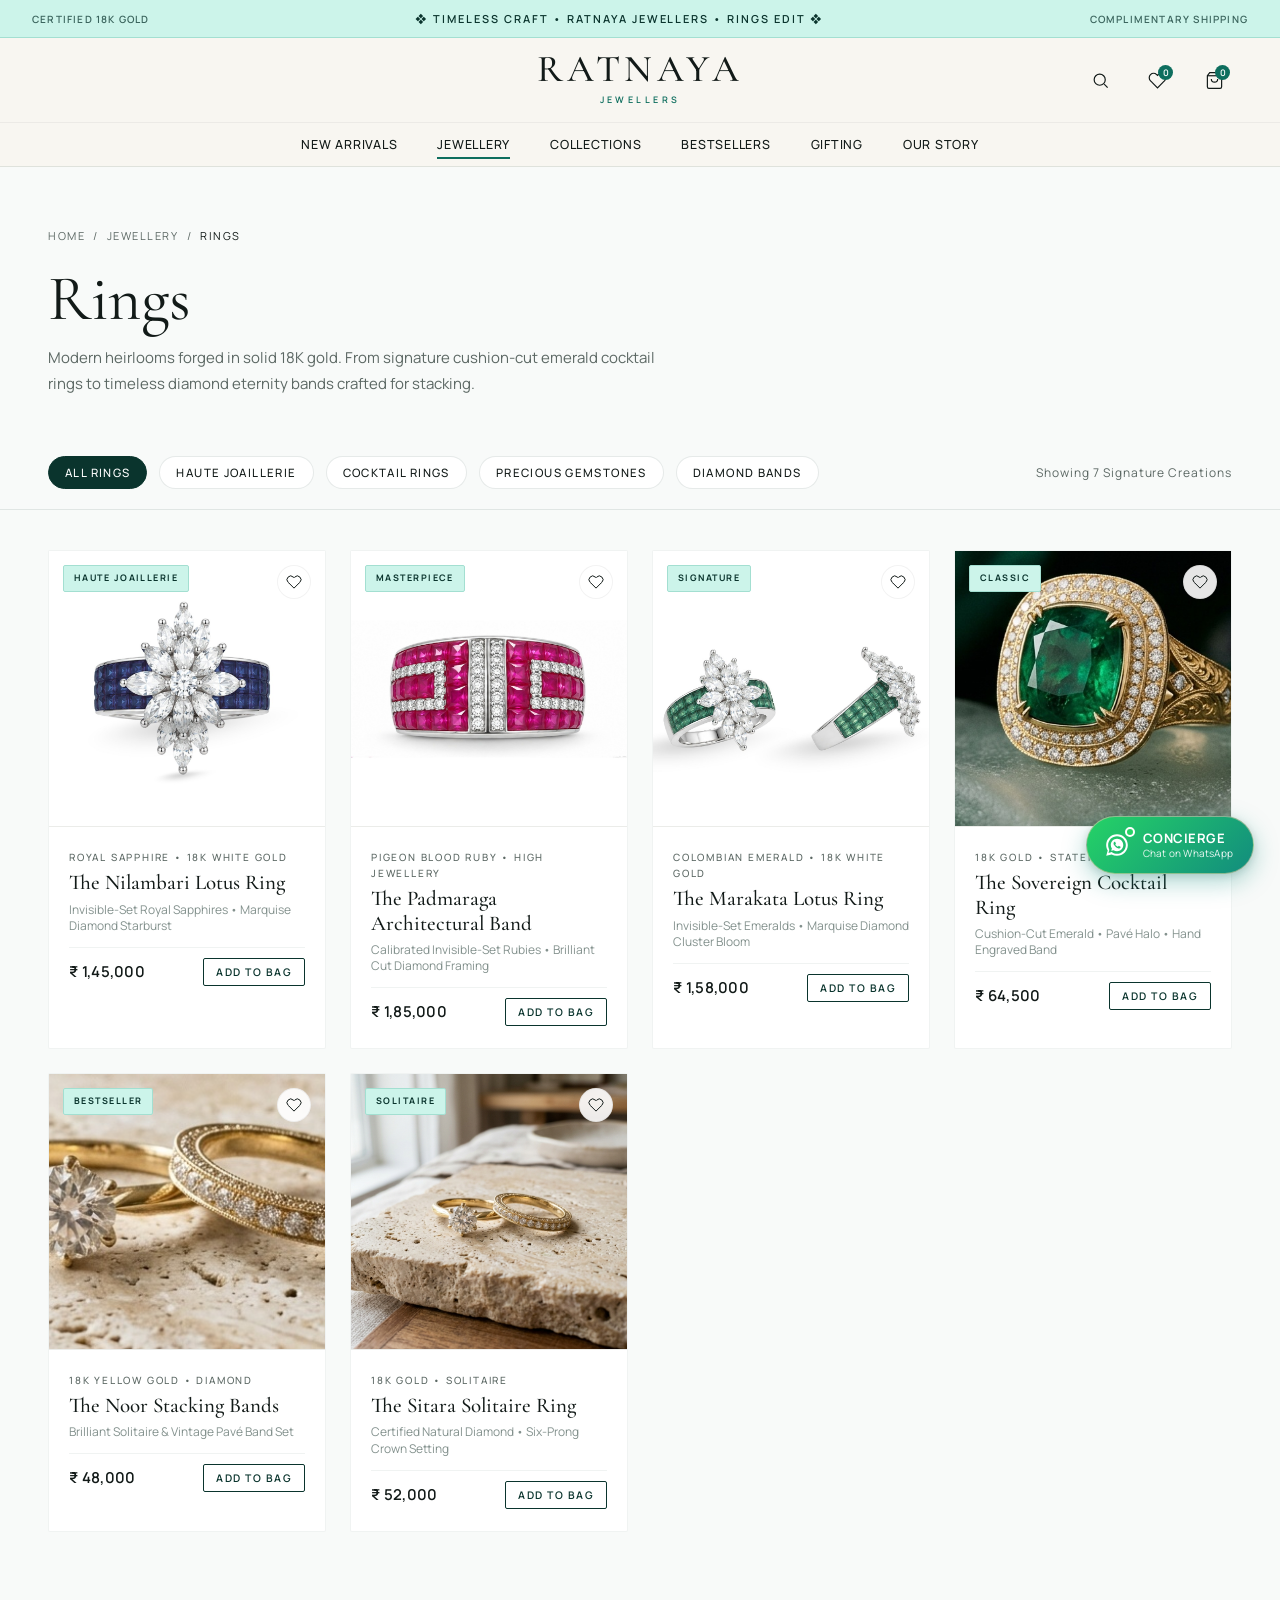
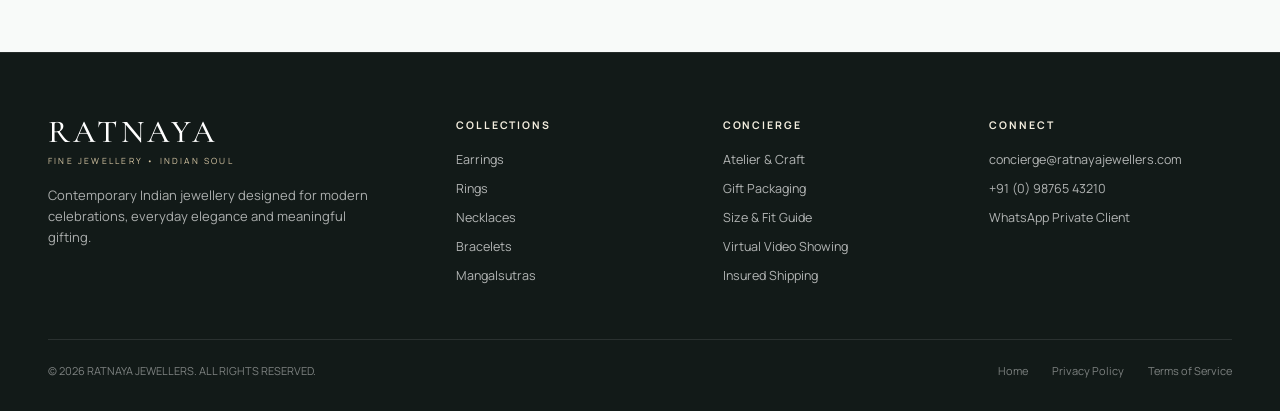
<file: category-rings.html>
<!doctype html>
<html lang="en-IN">
<head>
  <meta charset="utf-8">
  <meta name="viewport" content="width=device-width, initial-scale=1">
  <meta name="theme-color" content="#CCF4EA">
  <title>Rings | RATNAYA JEWELLERS</title>
  <meta name="description" content="Explore handcrafted rings by Ratnaya Jewellers — from Colombian emerald cocktail rings to minimalist 18K gold bands.">
  <link rel="canonical" href="http://localhost:8000/category-rings.html">
  <link rel="stylesheet" href="styles.css?v=3.3">
  <style>
    .cat-hero { max-width: var(--container); margin: 0 auto; padding: 60px 48px 40px; }
    .breadcrumbs { display: flex; gap: 8px; font-size: 11px; letter-spacing: 0.14em; text-transform: uppercase; color: var(--muted); margin-bottom: 24px; }
    .breadcrumbs a:hover { color: var(--emerald); }
    .cat-title { font-family: var(--serif); font-size: clamp(48px, 5vw, 72px); font-weight: 400; line-height: 0.95; margin-bottom: 16px; }
    .cat-desc { max-width: 620px; color: var(--muted); font-size: 15px; line-height: 1.7; }
    .filter-bar { max-width: var(--container); margin: 20px auto 40px; padding: 0 48px 20px; display: flex; justify-content: space-between; align-items: center; border-bottom: 1px solid var(--border); flex-wrap: wrap; gap: 16px; }
    .filter-pills { display: flex; gap: 12px; flex-wrap: wrap; }
    .filter-pill { font-size: 11.5px; letter-spacing: 0.12em; text-transform: uppercase; padding: 8px 16px; border: 1px solid var(--border); border-radius: 20px; background: var(--white); color: var(--charcoal); font-weight: 500; transition: all 200ms; }
    .filter-pill.active, .filter-pill:hover { background: var(--forest); color: var(--white); border-color: var(--forest); }
    .filter-count { font-size: 12px; color: var(--muted); letter-spacing: 0.08em; }
    .gallery-container { max-width: var(--container); margin: 0 auto; padding: 0 48px 120px; }
    @media (max-width: 768px) { .cat-hero, .filter-bar, .gallery-container { padding-left: 20px; padding-right: 20px; } }
  </style>
</head>
<body>
  <aside class="announcement">
    <span class="announcement-badge">CERTIFIED 18K GOLD</span>
    <div class="announcement-center"><span>❖ TIMELESS CRAFT • RATNAYA JEWELLERS • RINGS EDIT ❖</span></div>
    <span class="announcement-badge">COMPLIMENTARY SHIPPING</span>
  </aside>

  <header class="site-header" id="site-header">
    <div class="header-main">
      <button class="menu-toggle" id="menu-toggle" aria-label="Toggle navigation">
        <svg width="22" height="22" viewBox="0 0 24 24" fill="none" stroke="currentColor" stroke-width="1.8"><line x1="3" y1="6" x2="21" y2="6"></line><line x1="3" y1="12" x2="21" y2="12"></line><line x1="3" y1="18" x2="21" y2="18"></line></svg>
      </button>
      <a class="logo" href="index.html">
        <span class="logo-name">RATNAYA</span>
        <span class="logo-subtitle">JEWELLERS</span>
      </a>
      <div class="header-actions">
        <button class="header-action" id="search-trigger" aria-label="Search">
          <svg viewBox="0 0 24 24" fill="none" stroke="currentColor" width="19" height="19"><circle cx="11" cy="11" r="7"></circle><line x1="21" y1="21" x2="16.65" y2="16.65"></line></svg>
        </button>
        <button class="header-action" id="wishlist-trigger" aria-label="Wishlist">
          <svg viewBox="0 0 24 24" fill="none" stroke="currentColor" width="19" height="19"><path d="M20.84 4.61a5.5 5.5 0 0 0-7.78 0L12 5.67l-1.06-1.06a5.5 5.5 0 0 0-7.78 7.78l1.06 1.06L12 21.23l7.78-7.78 1.06-1.06a5.5 5.5 0 0 0 0-7.78z"></path></svg>
          <span class="badge-count" id="wishlist-count">0</span>
        </button>
        <button class="header-action" id="cart-trigger" aria-label="Shopping bag">
          <svg viewBox="0 0 24 24" fill="none" stroke="currentColor" width="19" height="19"><path d="M6 2L3 6v14a2 2 0 0 0 2 2h14a2 2 0 0 0 2-2V6l-3-4z"></path><line x1="3" y1="6" x2="21" y2="6"></line><path d="M16 10a4 4 0 0 1-8 0"></path></svg>
          <span class="badge-count" id="cart-count">0</span>
        </button>
      </div>
    </div>
    <nav id="main-nav" class="main-nav">
      <a href="index.html#new-arrivals">New Arrivals</a>
      <a href="index.html#categories" class="active">Jewellery</a>
      <a href="index.html#collections">Collections</a>
      <a href="index.html#bestsellers">Bestsellers</a>
      <a href="index.html#gifting">Gifting</a>
      <a href="index.html#story">Our Story</a>
    </nav>
  </header>

  <main>
    <section class="cat-hero">
      <nav class="breadcrumbs" aria-label="Breadcrumb">
        <a href="index.html">Home</a><span>/</span><a href="index.html#categories">Jewellery</a><span>/</span><span style="color:var(--charcoal);">Rings</span>
      </nav>
      <h1 class="cat-title">Rings</h1>
      <p class="cat-desc">
        Modern heirlooms forged in solid 18K gold. From signature cushion-cut emerald cocktail rings to timeless diamond eternity bands crafted for stacking.
      </p>
    </section>

    <div class="filter-bar">
      <div class="filter-pills">
        <button class="filter-pill active">All Rings</button>
        <button class="filter-pill">Haute Joaillerie</button>
        <button class="filter-pill">Cocktail Rings</button>
        <button class="filter-pill">Precious Gemstones</button>
        <button class="filter-pill">Diamond Bands</button>
      </div>
      <span class="filter-count">Showing 7 Signature Creations</span>
    </div>

    <div class="gallery-container">
      <div class="product-grid">
        <!-- Ratnaya Creation 1: The Nilambari Sapphire Lotus Ring -->
        <article class="product-card" data-sku="RAT-RNG-01" data-name="The Nilambari Sapphire Lotus Ring" data-price="145000">
          <div class="product-image">
            <span class="product-tag">HAUTE JOAILLERIE</span>
            <button class="wishlist-btn" aria-label="Add to wishlist"><svg viewBox="0 0 24 24" fill="none" stroke="currentColor"><path d="M20.84 4.61a5.5 5.5 0 0 0-7.78 0L12 5.67l-1.06-1.06a5.5 5.5 0 0 0-7.78 7.78l1.06 1.06L12 21.23l7.78-7.78 1.06-1.06a5.5 5.5 0 0 0 0-7.78z"></path></svg></button>
            <a href="product.html?sku=RAT-RNG-01" class="product-image-link" aria-label="View The Nilambari Sapphire Lotus Ring">
              <img class="img-primary" src="assets/images/prod-ratnaya-sapphire-lotus-ring.jpg" alt="The Nilambari Sapphire & Marquise Diamond Lotus Ring" width="400" height="400">
              <img class="img-hover" src="assets/images/prod-ratnaya-sapphire-lotus-ring-angles.jpg" alt="The Nilambari Sapphire Lotus Ring Angled View" width="400" height="400" loading="lazy">
            </a>
          </div>
          <div class="product-info">
            <p class="product-category-label">ROYAL SAPPHIRE • 18K WHITE GOLD</p>
            <h3 class="product-name"><a href="product.html?sku=RAT-RNG-01">The Nilambari Lotus Ring</a></h3>
            <p class="product-specs">Invisible-Set Royal Sapphires • Marquise Diamond Starburst</p>
            <div class="product-price-row"><span class="price">₹ 1,45,000</span><button class="quick-add-btn">Add to Bag</button></div>
          </div>
        </article>

        <!-- Ratnaya Creation 2: The Padmaraga Ruby Architectural Band -->
        <article class="product-card" data-sku="RAT-RNG-02" data-name="The Padmaraga Ruby Architectural Band" data-price="185000">
          <div class="product-image">
            <span class="product-tag">MASTERPIECE</span>
            <button class="wishlist-btn" aria-label="Add to wishlist"><svg viewBox="0 0 24 24" fill="none" stroke="currentColor"><path d="M20.84 4.61a5.5 5.5 0 0 0-7.78 0L12 5.67l-1.06-1.06a5.5 5.5 0 0 0-7.78 7.78l1.06 1.06L12 21.23l7.78-7.78 1.06-1.06a5.5 5.5 0 0 0 0-7.78z"></path></svg></button>
            <a href="product.html?sku=RAT-RNG-02" class="product-image-link" aria-label="View The Padmaraga Ruby Architectural Band">
              <img class="img-primary" src="assets/images/prod-ratnaya-ruby-cigar-band.jpg" alt="The Padmaraga Ruby Architectural Band" width="400" height="400">
              <img class="img-hover" src="assets/images/prod-ratnaya-ruby-cigar-band-profile.jpg" alt="The Padmaraga Ruby Architectural Band Profile" width="400" height="400" loading="lazy">
            </a>
          </div>
          <div class="product-info">
            <p class="product-category-label">PIGEON BLOOD RUBY • HIGH JEWELLERY</p>
            <h3 class="product-name"><a href="product.html?sku=RAT-RNG-02">The Padmaraga Architectural Band</a></h3>
            <p class="product-specs">Calibrated Invisible-Set Rubies • Brilliant Cut Diamond Framing</p>
            <div class="product-price-row"><span class="price">₹ 1,85,000</span><button class="quick-add-btn">Add to Bag</button></div>
          </div>
        </article>

        <!-- Ratnaya Creation 3: The Marakata Emerald Lotus Ring -->
        <article class="product-card" data-sku="RAT-RNG-03" data-name="The Marakata Emerald Lotus Ring" data-price="158000">
          <div class="product-image">
            <span class="product-tag">SIGNATURE</span>
            <button class="wishlist-btn" aria-label="Add to wishlist"><svg viewBox="0 0 24 24" fill="none" stroke="currentColor"><path d="M20.84 4.61a5.5 5.5 0 0 0-7.78 0L12 5.67l-1.06-1.06a5.5 5.5 0 0 0-7.78 7.78l1.06 1.06L12 21.23l7.78-7.78 1.06-1.06a5.5 5.5 0 0 0 0-7.78z"></path></svg></button>
            <a href="product.html?sku=RAT-RNG-03" class="product-image-link" aria-label="View The Marakata Emerald Lotus Ring">
              <img class="img-primary" src="assets/images/prod-ratnaya-emerald-lotus-ring.jpg" alt="The Marakata Emerald Lotus Ring Dual View" width="400" height="400">
            </a>
          </div>
          <div class="product-info">
            <p class="product-category-label">COLOMBIAN EMERALD • 18K WHITE GOLD</p>
            <h3 class="product-name"><a href="product.html?sku=RAT-RNG-03">The Marakata Lotus Ring</a></h3>
            <p class="product-specs">Invisible-Set Emeralds • Marquise Diamond Cluster Bloom</p>
            <div class="product-price-row"><span class="price">₹ 1,58,000</span><button class="quick-add-btn">Add to Bag</button></div>
          </div>
        </article>

        <!-- Sovereign Cocktail Ring -->
        <article class="product-card" data-sku="RAT-RNG-04" data-name="The Sovereign Emerald Cocktail Ring" data-price="64500">
          <div class="product-image">
            <span class="product-tag">CLASSIC</span>
            <button class="wishlist-btn" aria-label="Add to wishlist"><svg viewBox="0 0 24 24" fill="none" stroke="currentColor"><path d="M20.84 4.61a5.5 5.5 0 0 0-7.78 0L12 5.67l-1.06-1.06a5.5 5.5 0 0 0-7.78 7.78l1.06 1.06L12 21.23l7.78-7.78 1.06-1.06a5.5 5.5 0 0 0 0-7.78z"></path></svg></button>
            <a href="product.html?sku=RAT-RNG-04" class="product-image-link" aria-label="View The Sovereign Emerald Cocktail Ring">
              <img src="assets/images/prod-cocktail-ring.jpg" alt="The Sovereign Emerald Cocktail Ring" width="400" height="400">
            </a>
          </div>
          <div class="product-info">
            <p class="product-category-label">18K GOLD • STATEMENT</p>
            <h3 class="product-name"><a href="product.html?sku=RAT-RNG-04">The Sovereign Cocktail Ring</a></h3>
            <p class="product-specs">Cushion-Cut Emerald • Pavé Halo • Hand Engraved Band</p>
            <div class="product-price-row"><span class="price">₹ 64,500</span><button class="quick-add-btn">Add to Bag</button></div>
          </div>
        </article>

        <!-- Noor Diamond Stacking Bands -->
        <article class="product-card" data-sku="RAT-RNG-05" data-name="The Noor Diamond Stacking Bands" data-price="48000">
          <div class="product-image">
            <span class="product-tag">BESTSELLER</span>
            <button class="wishlist-btn" aria-label="Add to wishlist"><svg viewBox="0 0 24 24" fill="none" stroke="currentColor"><path d="M20.84 4.61a5.5 5.5 0 0 0-7.78 0L12 5.67l-1.06-1.06a5.5 5.5 0 0 0-7.78 7.78l1.06 1.06L12 21.23l7.78-7.78 1.06-1.06a5.5 5.5 0 0 0 0-7.78z"></path></svg></button>
            <a href="product.html?sku=RAT-RNG-05" class="product-image-link" aria-label="View The Noor Diamond Stacking Bands">
              <img src="assets/images/prod-gold-bands.jpg" alt="The Noor Diamond Stacking Bands" width="400" height="400">
            </a>
          </div>
          <div class="product-info">
            <p class="product-category-label">18K YELLOW GOLD • DIAMOND</p>
            <h3 class="product-name"><a href="product.html?sku=RAT-RNG-05">The Noor Stacking Bands</a></h3>
            <p class="product-specs">Brilliant Solitaire & Vintage Pavé Band Set</p>
            <div class="product-price-row"><span class="price">₹ 48,000</span><button class="quick-add-btn">Add to Bag</button></div>
          </div>
        </article>

        <!-- Sitara Solitaire Ring -->
        <article class="product-card" data-sku="RAT-RNG-06" data-name="The Sitara Solitaire Ring" data-price="52000">
          <div class="product-image">
            <span class="product-tag">SOLITAIRE</span>
            <button class="wishlist-btn" aria-label="Add to wishlist"><svg viewBox="0 0 24 24" fill="none" stroke="currentColor"><path d="M20.84 4.61a5.5 5.5 0 0 0-7.78 0L12 5.67l-1.06-1.06a5.5 5.5 0 0 0-7.78 7.78l1.06 1.06L12 21.23l7.78-7.78 1.06-1.06a5.5 5.5 0 0 0 0-7.78z"></path></svg></button>
            <a href="product.html?sku=RAT-RNG-06" class="product-image-link" aria-label="View The Sitara Solitaire Ring">
              <img src="assets/images/cat-rings-backup.jpg" alt="The Sitara Solitaire Ring" width="400" height="400">
            </a>
          </div>
          <div class="product-info">
            <p class="product-category-label">18K GOLD • SOLITAIRE</p>
            <h3 class="product-name"><a href="product.html?sku=RAT-RNG-06">The Sitara Solitaire Ring</a></h3>
            <p class="product-specs">Certified Natural Diamond • Six-Prong Crown Setting</p>
            <div class="product-price-row"><span class="price">₹ 52,000</span><button class="quick-add-btn">Add to Bag</button></div>
          </div>
        </article>
      </div>
    </div>
  </main>

  <footer class="site-footer">
    <div class="footer-grid">
      <div class="footer-brand-col">
        <span class="footer-logo">RATNAYA</span>
        <p class="footer-tagline">FINE JEWELLERY • INDIAN SOUL</p>
        <p class="footer-desc">Contemporary Indian jewellery designed for modern celebrations, everyday elegance and meaningful gifting.</p>
      </div>
      <div class="footer-col">
        <h4>COLLECTIONS</h4>
        <a href="category-earrings.html">Earrings</a>
        <a href="category-rings.html">Rings</a>
        <a href="category-necklaces.html">Necklaces</a>
        <a href="category-bracelets.html">Bracelets</a>
        <a href="category-mangalsutras.html">Mangalsutras</a>
      </div>
      <div class="footer-col">
        <h4>CONCIERGE</h4>
        <a href="index.html#story">Atelier &amp; Craft</a>
        <a href="index.html#gifting">Gift Packaging</a>
        <a href="#" data-open-size-guide>Size &amp; Fit Guide</a>
        <a href="#" data-open-video-consult>Virtual Video Showing</a>
        <a href="#">Insured Shipping</a>
      </div>
      <div class="footer-col">
        <h4>CONNECT</h4>
        <a href="mailto:concierge@ratnayajewellers.com">concierge@ratnayajewellers.com</a>
        <a href="tel:+919876543210">+91 (0) 98765 43210</a>
        <a href="https://wa.me/919876543210?text=Namaste!%20Connecting%20with%20Ratnaya%20Jewellers." target="_blank" rel="noopener">WhatsApp Private Client</a>
      </div>
    </div>
    <div class="footer-bottom">
      <span>© 2026 RATNAYA JEWELLERS. ALL RIGHTS RESERVED.</span>
      <div class="footer-bottom-links"><a href="index.html">Home</a><a href="#">Privacy Policy</a><a href="#">Terms of Service</a></div>
    </div>
  </footer>

  <div class="toast-notice" id="toast-notice" role="status" aria-live="polite"></div>
  <script src="data/products.js?v=3.2"></script>
  <script src="script.js?v=3.2"></script>
</body>
</html>
</file>
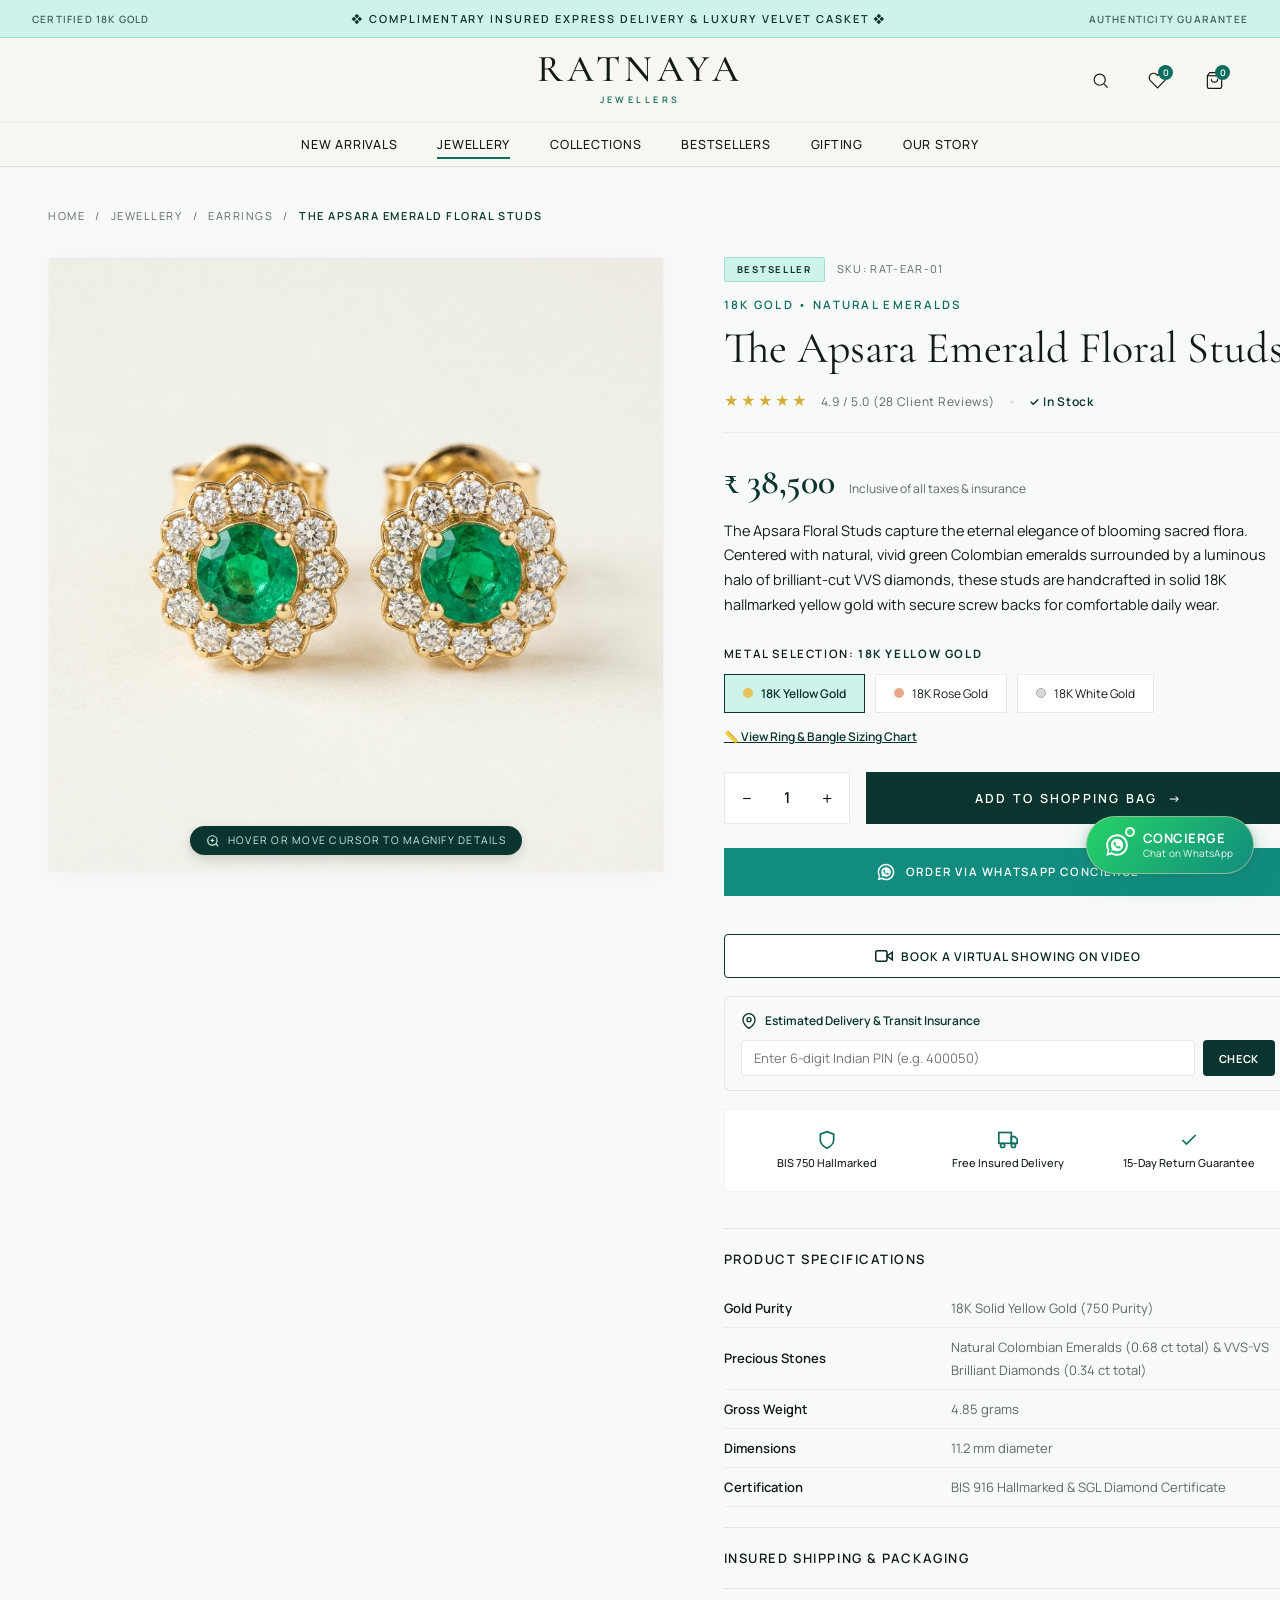
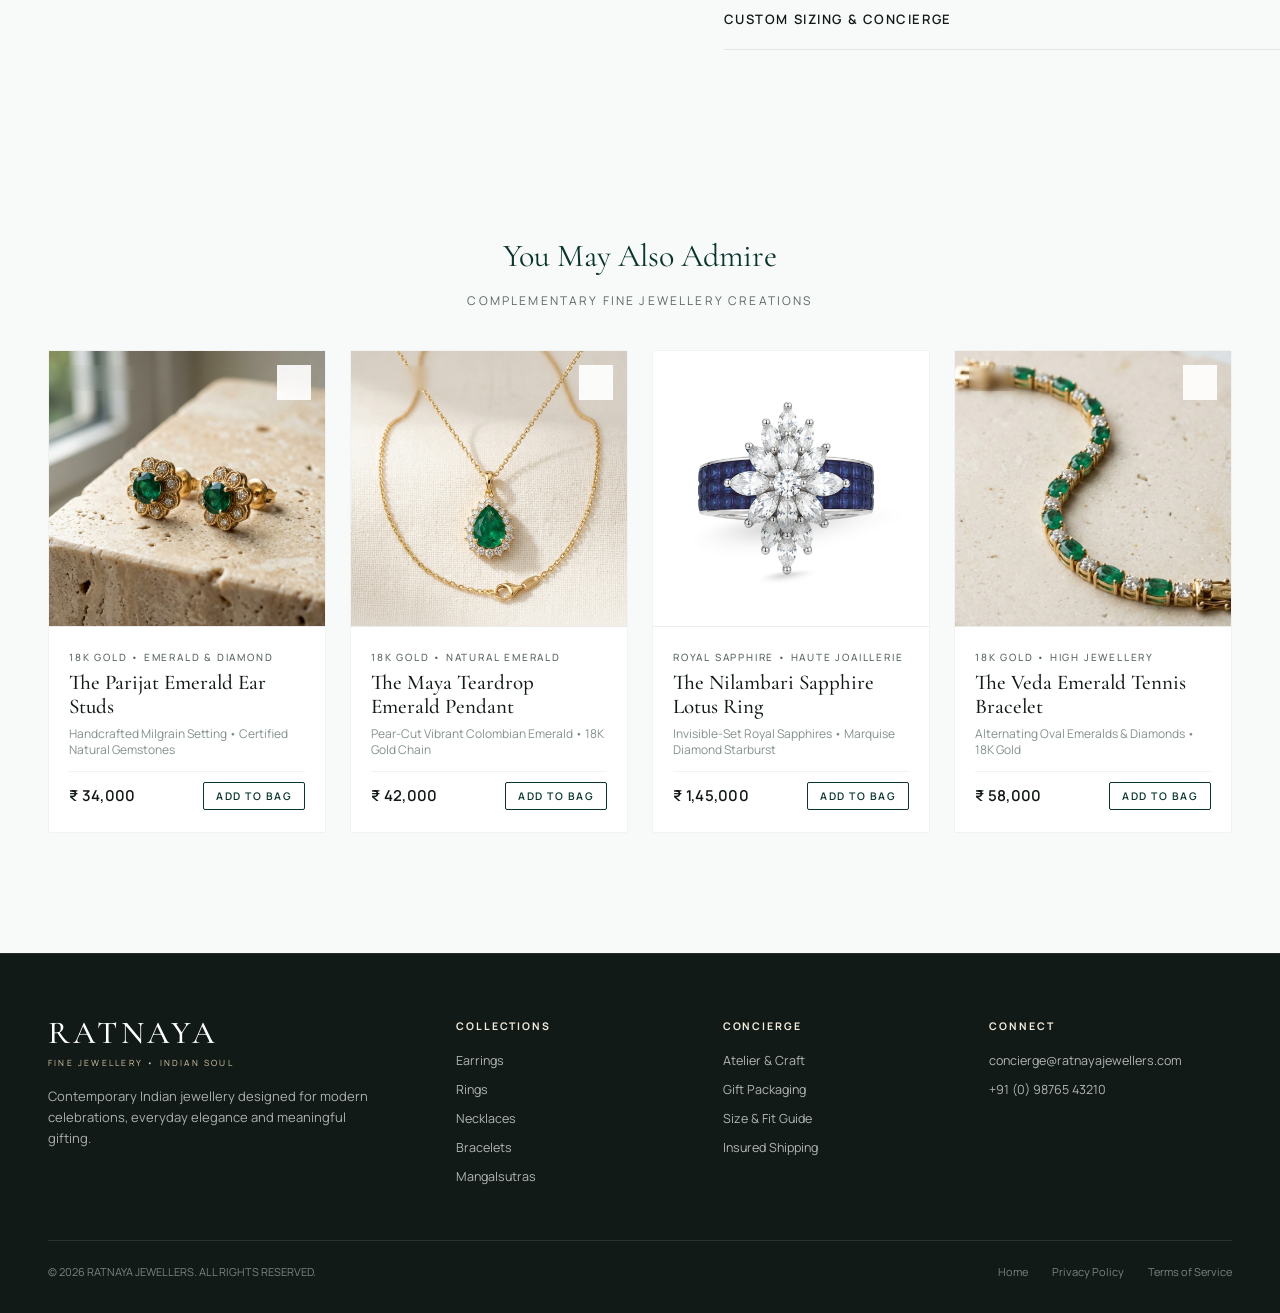
<file: product.html>
<!doctype html>
<html lang="en-IN">
<head>
  <meta charset="utf-8">
  <meta name="viewport" content="width=device-width, initial-scale=1">
  <meta name="theme-color" content="#CCF4EA">
  <title id="page-title">The Apsara Emerald Floral Studs | RATNAYA JEWELLERS</title>
  <meta name="description" id="page-meta-desc" content="Handcrafted in solid 18K gold with natural Colombian emeralds and brilliant diamonds by Ratnaya Jewellers.">
  <link rel="stylesheet" href="styles.css?v=3.3">
  <style>
    /* PDP SPECIFIC LUXURY STYLING */
    .pdp-container {
      max-width: var(--container);
      margin: 0 auto;
      padding: 40px 48px 100px;
    }

    .pdp-breadcrumbs {
      display: flex;
      align-items: center;
      gap: 10px;
      font-size: 11px;
      letter-spacing: 0.14em;
      text-transform: uppercase;
      color: var(--muted);
      margin-bottom: 32px;
      flex-wrap: wrap;
    }

    .pdp-breadcrumbs a {
      color: var(--muted);
      transition: color 150ms;
    }

    .pdp-breadcrumbs a:hover {
      color: var(--emerald);
    }

    .pdp-breadcrumbs span.current {
      color: var(--forest);
      font-weight: 600;
    }

    .pdp-layout {
      display: grid;
      grid-template-columns: 52% 48%;
      gap: 60px;
      align-items: start;
    }

    /* GALLERY COLUMN */
    .pdp-gallery {
      position: sticky;
      top: 100px;
      display: flex;
      flex-direction: column;
      gap: 20px;
    }

    .pdp-main-image-wrap {
      position: relative;
      width: 100%;
      aspect-ratio: 1;
      background: #FFFFFF;
      border: 1px solid var(--border-light);
      border-radius: var(--radius);
      overflow: hidden;
      display: flex;
      align-items: center;
      justify-content: center;
      cursor: crosshair;
      box-shadow: 0 4px 20px rgba(0, 0, 0, 0.03);
    }

    .pdp-main-image {
      width: 100%;
      height: 100%;
      object-fit: cover;
      transition: transform 120ms ease-out;
      transform-origin: center center;
      user-select: none;
      pointer-events: none;
    }

    .pdp-main-image-wrap.is-zoomed .pdp-main-image {
      transform: scale(2.4);
    }

    .pdp-zoom-badge {
      position: absolute;
      bottom: 16px;
      left: 50%;
      transform: translateX(-50%);
      background: var(--forest);
      color: var(--mint-signature);
      padding: 6px 16px;
      border-radius: 20px;
      font-size: 10.5px;
      letter-spacing: 0.12em;
      text-transform: uppercase;
      display: flex;
      align-items: center;
      gap: 8px;
      pointer-events: none;
      backdrop-filter: blur(8px);
      white-space: nowrap;
      transition: opacity 200ms;
      box-shadow: 0 4px 12px rgba(0,0,0,0.15);
    }

    .pdp-main-image-wrap.is-zoomed .pdp-zoom-badge {
      opacity: 0;
    }

    .pdp-thumbnails {
      display: flex;
      gap: 12px;
      justify-content: flex-start;
      flex-wrap: wrap;
    }

    .pdp-thumb-btn {
      width: 76px;
      height: 76px;
      border-radius: 6px;
      border: 2px solid var(--border);
      overflow: hidden;
      background: var(--white);
      cursor: pointer;
      padding: 0;
      transition: border-color 200ms, transform 150ms;
    }

    .pdp-thumb-btn.active, .pdp-thumb-btn:hover {
      border-color: var(--forest);
      transform: translateY(-2px);
    }

    .pdp-thumb-btn img {
      width: 100%;
      height: 100%;
      object-fit: cover;
    }

    /* DETAILS COLUMN */
    .pdp-details {
      display: flex;
      flex-direction: column;
    }

    .pdp-tag-row {
      display: flex;
      align-items: center;
      gap: 12px;
      margin-bottom: 14px;
    }

    .pdp-tag {
      display: inline-block;
      padding: 4px 12px;
      background: var(--mint-signature);
      color: var(--forest);
      font-size: 9.5px;
      letter-spacing: 0.18em;
      text-transform: uppercase;
      font-weight: 700;
      border: 1px solid var(--mint-border);
      border-radius: 2px;
    }

    .pdp-sku {
      font-size: 11px;
      letter-spacing: 0.12em;
      color: var(--muted);
    }

    .pdp-category-eyebrow {
      font-size: 11.5px;
      letter-spacing: 0.2em;
      text-transform: uppercase;
      color: var(--emerald);
      font-weight: 600;
      margin-bottom: 10px;
    }

    .pdp-title {
      font-family: var(--serif);
      font-size: clamp(32px, 3.5vw, 44px);
      color: var(--charcoal);
      line-height: 1.1;
      margin-bottom: 16px;
      font-weight: 400;
    }

    .pdp-rating-row {
      display: flex;
      align-items: center;
      gap: 12px;
      margin-bottom: 20px;
      padding-bottom: 18px;
      border-bottom: 1px solid var(--border-light);
    }

    .pdp-stars {
      color: #D4AF37;
      font-size: 14px;
      letter-spacing: 2px;
    }

    .pdp-rating-text {
      font-size: 12px;
      color: var(--muted);
      letter-spacing: 0.06em;
    }

    .pdp-price-row {
      display: flex;
      align-items: baseline;
      gap: 14px;
      margin-bottom: 8px;
    }

    .pdp-price {
      font-family: var(--serif);
      font-size: 36px;
      color: var(--forest);
      font-weight: 600;
    }

    .pdp-tax-badge {
      font-size: 12px;
      color: var(--muted);
    }

    .pdp-description {
      font-size: 14.5px;
      color: var(--charcoal);
      line-height: 1.7;
      margin-bottom: 28px;
    }

    /* METAL & OPTION SELECTORS */
    .pdp-option-group {
      margin-bottom: 24px;
    }

    .pdp-option-label {
      display: block;
      font-size: 11.5px;
      letter-spacing: 0.14em;
      text-transform: uppercase;
      color: var(--charcoal);
      font-weight: 600;
      margin-bottom: 10px;
    }

    .pdp-metal-pills {
      display: flex;
      gap: 10px;
      flex-wrap: wrap;
    }

    .pdp-metal-pill {
      padding: 10px 18px;
      border: 1px solid var(--border);
      border-radius: var(--radius-sm);
      background: var(--white);
      font-size: 12px;
      color: var(--charcoal);
      cursor: pointer;
      display: flex;
      align-items: center;
      gap: 8px;
      transition: all 180ms;
    }

    .pdp-metal-pill.active {
      border-color: var(--forest);
      background: var(--mint-signature);
      color: var(--forest);
      font-weight: 600;
    }

    .metal-dot {
      width: 10px;
      height: 10px;
      border-radius: 50%;
      display: inline-block;
    }
    .dot-yellow { background: #E5C158; }
    .dot-white { background: #D9D9D9; border: 1px solid #AAA; }
    .dot-rose { background: #E8A88A; }

    /* QUANTITY & ACTIONS */
    .pdp-actions-row {
      display: flex;
      gap: 16px;
      margin-bottom: 24px;
    }

    .pdp-qty-picker {
      display: flex;
      align-items: center;
      border: 1px solid var(--border);
      border-radius: var(--radius-sm);
      background: var(--white);
      height: 52px;
    }

    .pdp-qty-btn {
      background: none;
      border: none;
      width: 44px;
      height: 100%;
      font-size: 18px;
      cursor: pointer;
      display: flex;
      align-items: center;
      justify-content: center;
      color: var(--charcoal);
      transition: background 150ms;
    }

    .pdp-qty-btn:hover {
      background: var(--border-light);
    }

    .pdp-qty-num {
      min-width: 36px;
      text-align: center;
      font-weight: 600;
      font-size: 15px;
    }

    .pdp-add-bag-btn {
      flex: 1;
      height: 52px;
      background: var(--forest);
      color: var(--white);
      border: none;
      border-radius: var(--radius-sm);
      font-size: 12.5px;
      letter-spacing: 0.18em;
      text-transform: uppercase;
      font-weight: 600;
      cursor: pointer;
      transition: background 250ms, transform 150ms;
      display: flex;
      align-items: center;
      justify-content: center;
      gap: 10px;
    }

    .pdp-add-bag-btn:hover {
      background: var(--emerald);
      transform: translateY(-1px);
    }

    .pdp-whatsapp-btn {
      width: 100%;
      height: 48px;
      background: #128C7E;
      color: var(--white);
      border: none;
      border-radius: var(--radius-sm);
      font-size: 11.5px;
      letter-spacing: 0.14em;
      text-transform: uppercase;
      font-weight: 600;
      cursor: pointer;
      display: flex;
      align-items: center;
      justify-content: center;
      gap: 10px;
      text-decoration: none;
      transition: background 250ms;
      margin-bottom: 28px;
    }

    .pdp-whatsapp-btn:hover {
      background: #075E54;
    }

    /* TRUST HIGHLIGHTS */
    .pdp-trust-grid {
      display: grid;
      grid-template-columns: repeat(3, 1fr);
      gap: 16px;
      padding: 20px;
      background: var(--white);
      border: 1px solid var(--border-light);
      border-radius: var(--radius-sm);
      margin-bottom: 36px;
      text-align: center;
    }

    .pdp-trust-item {
      display: flex;
      flex-direction: column;
      align-items: center;
      gap: 6px;
    }

    .pdp-trust-item svg {
      color: var(--emerald);
      width: 20px;
      height: 20px;
    }

    .pdp-trust-item span {
      font-size: 11px;
      color: var(--charcoal);
      font-weight: 500;
      line-height: 1.35;
    }

    /* ACCORDIONS */
    .pdp-accordion-group {
      border-top: 1px solid var(--border);
    }

    .pdp-accordion {
      border-bottom: 1px solid var(--border);
    }

    .pdp-acc-trigger {
      width: 100%;
      padding: 18px 0;
      background: none;
      border: none;
      display: flex;
      justify-content: space-between;
      align-items: center;
      cursor: pointer;
      font-size: 13px;
      letter-spacing: 0.12em;
      text-transform: uppercase;
      font-weight: 600;
      color: var(--charcoal);
      transition: color 150ms;
    }

    .pdp-acc-trigger:hover {
      color: var(--emerald);
    }

    .pdp-acc-icon {
      font-size: 18px;
      transition: transform 250ms;
    }

    .pdp-accordion.open .pdp-acc-icon {
      transform: rotate(45deg);
    }

    .pdp-acc-content {
      display: none;
      padding-bottom: 20px;
      font-size: 13.5px;
      color: var(--muted);
      line-height: 1.7;
    }

    .pdp-accordion.open .pdp-acc-content {
      display: block;
    }

    .pdp-spec-table {
      width: 100%;
      border-collapse: collapse;
      font-size: 13px;
    }

    .pdp-spec-table td {
      padding: 8px 0;
      border-bottom: 1px solid var(--border-light);
    }

    .pdp-spec-table td:first-child {
      color: var(--charcoal);
      font-weight: 600;
      width: 40%;
    }

    /* RELATED PRODUCTS */
    .pdp-related-section {
      max-width: var(--container);
      margin: 80px auto 120px;
      padding: 0 48px;
    }

    .pdp-related-title {
      font-family: var(--serif);
      font-size: 32px;
      color: var(--forest);
      text-align: center;
      margin-bottom: 10px;
      font-weight: 400;
    }

    .pdp-related-subtitle {
      font-size: 12px;
      letter-spacing: 0.18em;
      text-transform: uppercase;
      color: var(--muted);
      text-align: center;
      margin-bottom: 40px;
    }

    @media (max-width: 960px) {
      .pdp-layout {
        grid-template-columns: 1fr;
        gap: 40px;
      }
      .pdp-gallery {
        position: static;
      }
      .pdp-container, .pdp-related-section {
        padding-left: 20px;
        padding-right: 20px;
      }
    }
  </style>
</head>
<body>

  <!-- ANNOUNCEMENT BAR -->
  <aside class="announcement">
    <span class="announcement-badge">CERTIFIED 18K GOLD</span>
    <div class="announcement-center">
      <span>❖ COMPLIMENTARY INSURED EXPRESS DELIVERY &amp; LUXURY VELVET CASKET ❖</span>
    </div>
    <span class="announcement-badge">AUTHENTICITY GUARANTEE</span>
  </aside>

  <!-- HEADER -->
  <header class="site-header" id="site-header">
    <div class="header-main">
      <button class="menu-toggle" id="menu-toggle" aria-label="Toggle navigation">
        <svg width="22" height="22" viewBox="0 0 24 24" fill="none" stroke="currentColor" stroke-width="1.8">
          <line x1="3" y1="6" x2="21" y2="6"></line>
          <line x1="3" y1="12" x2="21" y2="12"></line>
          <line x1="3" y1="18" x2="21" y2="18"></line>
        </svg>
      </button>

      <a class="logo" href="index.html">
        <span class="logo-name">RATNAYA</span>
        <span class="logo-subtitle">JEWELLERS</span>
      </a>

      <div class="header-actions">
        <button class="header-action" id="search-trigger" aria-label="Search">
          <svg viewBox="0 0 24 24" fill="none" stroke="currentColor" width="19" height="19"><circle cx="11" cy="11" r="7"></circle><line x1="21" y1="21" x2="16.65" y2="16.65"></line></svg>
        </button>
        <button class="header-action" id="wishlist-trigger" aria-label="Wishlist">
          <svg viewBox="0 0 24 24" fill="none" stroke="currentColor" width="19" height="19"><path d="M20.84 4.61a5.5 5.5 0 0 0-7.78 0L12 5.67l-1.06-1.06a5.5 5.5 0 0 0-7.78 7.78l1.06 1.06L12 21.23l7.78-7.78 1.06-1.06a5.5 5.5 0 0 0 0-7.78z"></path></svg>
          <span class="badge-count" id="wishlist-count">0</span>
        </button>
        <button class="header-action" id="cart-trigger" aria-label="Shopping bag">
          <svg viewBox="0 0 24 24" fill="none" stroke="currentColor" width="19" height="19"><path d="M6 2L3 6v14a2 2 0 0 0 2 2h14a2 2 0 0 0 2-2V6l-3-4z"></path><line x1="3" y1="6" x2="21" y2="6"></line><path d="M16 10a4 4 0 0 1-8 0"></path></svg>
          <span class="badge-count" id="cart-count">0</span>
        </button>
      </div>
    </div>

    <nav id="main-nav" class="main-nav">
      <a href="index.html#new-arrivals">New Arrivals</a>
      <a href="index.html#categories" class="active">Jewellery</a>
      <a href="index.html#collections">Collections</a>
      <a href="index.html#bestsellers">Bestsellers</a>
      <a href="index.html#gifting">Gifting</a>
      <a href="index.html#story">Our Story</a>
    </nav>
  </header>

  <main>
    <div class="pdp-container">
      <!-- Breadcrumbs -->
      <nav class="pdp-breadcrumbs" aria-label="Breadcrumbs">
        <a href="index.html">Home</a>
        <span>/</span>
        <a href="index.html#categories">Jewellery</a>
        <span>/</span>
        <a href="category-earrings.html" id="pdp-breadcrumb-cat">Earrings</a>
        <span>/</span>
        <span class="current" id="pdp-breadcrumb-title">The Apsara Emerald Floral Studs</span>
      </nav>

      <div class="pdp-layout">
        <!-- Gallery Column with Interactive Magnifier -->
        <div class="pdp-gallery">
          <div class="pdp-main-image-wrap" id="pdp-main-image-wrap">
            <img class="pdp-main-image" id="pdp-main-image" src="assets/images/prod-emerald-studs.jpg" alt="The Apsara Emerald Floral Studs">
            <div class="pdp-zoom-badge">
              <svg width="14" height="14" viewBox="0 0 24 24" fill="none" stroke="currentColor" stroke-width="2">
                <circle cx="11" cy="11" r="8"></circle>
                <line x1="21" y1="21" x2="16.65" y2="16.65"></line>
                <line x1="11" y1="8" x2="11" y2="14"></line>
                <line x1="8" y1="11" x2="14" y2="11"></line>
              </svg>
              <span>Hover or move cursor to magnify details</span>
            </div>
          </div>
          <div class="pdp-thumbnails" id="pdp-thumbnails">
            <!-- Thumbnails injected by JS -->
          </div>
        </div>

        <!-- Details Column -->
        <div class="pdp-details">
          <div class="pdp-tag-row">
            <span class="pdp-tag" id="pdp-tag">BESTSELLER</span>
            <span class="pdp-sku" id="pdp-sku">SKU: RAT-EAR-01</span>
          </div>

          <p class="pdp-category-eyebrow" id="pdp-category-eyebrow">18K GOLD • NATURAL EMERALDS</p>
          <h1 class="pdp-title" id="pdp-title">The Apsara Emerald Floral Studs</h1>

          <div class="pdp-rating-row">
            <div class="pdp-stars">★★★★★</div>
            <span class="pdp-rating-text">4.9 / 5.0 (28 Client Reviews)</span>
            <span style="color:var(--border);">•</span>
            <span class="pdp-rating-text" style="color:var(--forest);font-weight:600;">✓ In Stock</span>
          </div>

          <div class="pdp-price-row">
            <span class="pdp-price" id="pdp-price">₹ 38,500</span>
            <span class="pdp-tax-badge">Inclusive of all taxes &amp; insurance</span>
          </div>

          <p class="pdp-description" id="pdp-description">
            The Apsara Floral Studs capture the eternal elegance of blooming sacred flora. Centered with natural, vivid green Colombian emeralds surrounded by a luminous halo of brilliant-cut VVS diamonds, these studs are handcrafted in solid 18K hallmarked yellow gold.
          </p>

          <!-- Metal Choice -->
          <div class="pdp-option-group">
            <label class="pdp-option-label">Metal Selection: <strong id="pdp-selected-metal" style="color:var(--forest);">18K Yellow Gold</strong></label>
            <div class="pdp-metal-pills">
              <button class="pdp-metal-pill active" data-metal="18K Yellow Gold">
                <span class="metal-dot dot-yellow"></span>
                <span>18K Yellow Gold</span>
              </button>
              <button class="pdp-metal-pill" data-metal="18K Rose Gold">
                <span class="metal-dot dot-rose"></span>
                <span>18K Rose Gold</span>
              </button>
              <button class="pdp-metal-pill" data-metal="18K White Gold / Platinum">
                <span class="metal-dot dot-white"></span>
                <span>18K White Gold</span>
              </button>
            </div>
            <div style="margin-top: 10px;">
              <a href="#" data-open-size-guide style="display:inline-flex; align-items:center; gap:6px; font-size:12px; color:var(--forest); font-weight:600; text-decoration:underline;">
                <span>📏 View Ring &amp; Bangle Sizing Chart</span>
              </a>
            </div>
          </div>

          <!-- Quantity & Add to Bag -->
          <div class="pdp-actions-row">
            <div class="pdp-qty-picker">
              <button class="pdp-qty-btn" id="pdp-qty-minus" aria-label="Decrease quantity">−</button>
              <span class="pdp-qty-num" id="pdp-qty-num">1</span>
              <button class="pdp-qty-btn" id="pdp-qty-plus" aria-label="Increase quantity">+</button>
            </div>
            <button class="pdp-add-bag-btn" id="pdp-add-bag-btn">
              <span>ADD TO SHOPPING BAG</span>
              <span>→</span>
            </button>
          </div>

          <!-- WhatsApp Direct Concierge -->
          <a class="pdp-whatsapp-btn" id="pdp-whatsapp-btn" href="#" target="_blank" rel="noopener">
            <svg width="20" height="20" viewBox="0 0 24 24" fill="currentColor">
              <path d="M12.031 6.172c-3.181 0-5.767 2.586-5.768 5.766-.001 1.298.38 2.27 1.019 3.287l-.582 2.128 2.182-.573c.978.58 1.911.928 3.145.929 3.178 0 5.767-2.587 5.768-5.766.001-3.187-2.575-5.771-5.764-5.771zm3.392 8.244c-.144.405-.837.774-1.17.824-.312.045-.694.076-2.029-.474-1.637-.674-2.678-2.339-2.759-2.447-.081-.108-.659-.878-.659-1.673 0-.795.414-1.185.56-1.347.145-.162.316-.202.421-.202.106 0 .211.002.302.007.098.005.228-.037.357.273.131.316.446 1.09.485 1.17.039.081.066.176.013.281-.053.106-.079.172-.158.263-.079.091-.167.202-.238.272-.08.077-.162.161-.07.319.092.158.409.674.877 1.091.603.537 1.111.703 1.269.782.159.079.251.069.345-.039.093-.108.397-.463.503-.621.106-.158.211-.132.356-.079.145.053.924.436 1.082.515.158.079.263.118.302.184.039.066.039.382-.105.787z"/>
              <path d="M12 2C6.477 2 2 6.477 2 12c0 1.89.525 3.66 1.438 5.168L2.054 22l4.98-1.306A9.957 9.957 0 0 0 12 22c5.523 0 10-4.477 10-10S17.523 2 12 2zm0 18.167c-1.687 0-3.26-.523-4.57-1.42l-.328-.225-2.956.775.789-2.884-.216-.343A8.134 8.134 0 0 1 3.833 12c0-4.503 3.664-8.167 8.167-8.167 4.503 0 8.167 3.664 8.167 8.167 0 4.503-3.664 8.167-8.167 8.167z"/>
            </svg>
            <span>ORDER VIA WHATSAPP CONCIERGE</span>
          </a>

          <!-- Book Virtual Video Showing Button -->
          <button class="pdp-video-btn" id="pdp-video-btn" data-open-video-consult>
            <svg width="18" height="18" viewBox="0 0 24 24" fill="none" stroke="currentColor" stroke-width="2">
              <polygon points="23 7 16 12 23 17 23 7"></polygon>
              <rect x="1" y="5" width="15" height="14" rx="2" ry="2"></rect>
            </svg>
            <span>BOOK A VIRTUAL SHOWING ON VIDEO</span>
          </button>

          <!-- Pincode Delivery Estimator -->
          <div class="pdp-pincode-box">
            <div class="pdp-pincode-header">
              <svg width="16" height="16" viewBox="0 0 24 24" fill="none" stroke="currentColor" stroke-width="2">
                <path d="M21 10c0 7-9 13-9 13s-9-6-9-13a9 9 0 0 1 18 0z"></path>
                <circle cx="12" cy="10" r="3"></circle>
              </svg>
              <span>Estimated Delivery &amp; Transit Insurance</span>
            </div>
            <div class="pdp-pincode-row">
              <input type="text" id="pdp-pincode-input" class="pdp-pincode-input" placeholder="Enter 6-digit Indian PIN (e.g. 400050)" maxlength="6">
              <button type="button" id="pdp-pincode-btn" class="pdp-pincode-btn">CHECK</button>
            </div>
            <div id="pdp-pincode-feedback" class="pdp-pincode-feedback" style="display:none;"></div>
          </div>

          <!-- Trust Strip -->
          <div class="pdp-trust-grid">
            <div class="pdp-trust-item">
              <svg viewBox="0 0 24 24" fill="none" stroke="currentColor" stroke-width="2"><path d="M12 22s8-4 8-10V5l-8-3-8 3v7c0 6 8 10 8 10z"></path></svg>
              <span>BIS 750 Hallmarked</span>
            </div>
            <div class="pdp-trust-item">
              <svg viewBox="0 0 24 24" fill="none" stroke="currentColor" stroke-width="2"><rect x="1" y="3" width="15" height="13"></rect><polygon points="16 8 20 8 23 11 23 16 16 16 16 8"></polygon><circle cx="5.5" cy="18.5" r="2.5"></circle><circle cx="18.5" cy="18.5" r="2.5"></circle></svg>
              <span>Free Insured Delivery</span>
            </div>
            <div class="pdp-trust-item">
              <svg viewBox="0 0 24 24" fill="none" stroke="currentColor" stroke-width="2"><polyline points="20 6 9 17 4 12"></polyline></svg>
              <span>15-Day Return Guarantee</span>
            </div>
          </div>

          <!-- Accordions -->
          <div class="pdp-accordion-group">
            <!-- Specs -->
            <div class="pdp-accordion open">
              <button class="pdp-acc-trigger">
                <span>Product Specifications</span>
                <span class="pdp-acc-icon">+</span>
              </button>
              <div class="pdp-acc-content">
                <table class="pdp-spec-table">
                  <tr><td>Gold Purity</td><td id="pdp-spec-purity">18K Solid Yellow Gold (750)</td></tr>
                  <tr><td>Precious Stones</td><td id="pdp-spec-gemstones">Natural Colombian Emeralds &amp; VVS Diamonds</td></tr>
                  <tr><td>Gross Weight</td><td id="pdp-spec-weight">4.85 grams</td></tr>
                  <tr><td>Dimensions</td><td id="pdp-spec-dim">11.2 mm diameter</td></tr>
                  <tr><td>Certification</td><td id="pdp-spec-cert">BIS 916 Hallmark &amp; SGL Diamond Card</td></tr>
                </table>
              </div>
            </div>

            <!-- Shipping & Packaging -->
            <div class="pdp-accordion">
              <button class="pdp-acc-trigger">
                <span>Insured Shipping &amp; Packaging</span>
                <span class="pdp-acc-icon">+</span>
              </button>
              <div class="pdp-acc-content">
                <p>Every Ratnaya order is transported in discreet, tamper-evident security parcels with 100% transit insurance. Hand-packed inside our signature emerald velvet presentation casket with champagne silk ribbon and official authenticity certificate.</p>
              </div>
            </div>

            <!-- Custom Sizing & Assistance -->
            <div class="pdp-accordion">
              <button class="pdp-acc-trigger">
                <span>Custom Sizing &amp; Concierge</span>
                <span class="pdp-acc-icon">+</span>
              </button>
              <div class="pdp-acc-content">
                <p>Need a customized ring size, screw-back adjustment, or engraving? Our master jewelers in Mumbai can customize any piece. Connect directly with our atelier concierge via WhatsApp for bespoke requests.</p>
              </div>
            </div>
          </div>

        </div>
      </div>
    </div>

    <!-- Related Products -->
    <section class="pdp-related-section">
      <h2 class="pdp-related-title">You May Also Admire</h2>
      <p class="pdp-related-subtitle">COMPLEMENTARY FINE JEWELLERY CREATIONS</p>
      <div class="product-grid" id="pdp-related-grid">
        <!-- Related cards injected by JS -->
      </div>
    </section>
  </main>

  <!-- FOOTER -->
  <footer class="site-footer">
    <div class="footer-grid">
      <div class="footer-brand-col">
        <span class="footer-logo">RATNAYA</span>
        <p class="footer-tagline">FINE JEWELLERY • INDIAN SOUL</p>
        <p class="footer-desc">Contemporary Indian jewellery designed for modern celebrations, everyday elegance and meaningful gifting.</p>
      </div>
      <div class="footer-col">
        <h4>COLLECTIONS</h4>
        <a href="category-earrings.html">Earrings</a>
        <a href="category-rings.html">Rings</a>
        <a href="category-necklaces.html">Necklaces</a>
        <a href="category-bracelets.html">Bracelets</a>
        <a href="category-mangalsutras.html">Mangalsutras</a>
      </div>
      <div class="footer-col">
        <h4>CONCIERGE</h4>
        <a href="index.html#story">Atelier &amp; Craft</a>
        <a href="index.html#gifting">Gift Packaging</a>
        <a href="#">Size &amp; Fit Guide</a>
        <a href="#">Insured Shipping</a>
      </div>
      <div class="footer-col">
        <h4>CONNECT</h4>
        <a href="mailto:concierge@ratnayajewellers.com">concierge@ratnayajewellers.com</a>
        <a href="tel:+919876543210">+91 (0) 98765 43210</a>
      </div>
    </div>
    <div class="footer-bottom">
      <span>© 2026 RATNAYA JEWELLERS. ALL RIGHTS RESERVED.</span>
      <div class="footer-bottom-links"><a href="index.html">Home</a><a href="#">Privacy Policy</a><a href="#">Terms of Service</a></div>
    </div>
  </footer>

  <!-- Central Product Database & E-Commerce Script -->
  <script src="data/products.js?v=3.2"></script>
  <script src="script.js?v=3.2"></script>
  <script>
    // Dedicated PDP Controller
    document.addEventListener('DOMContentLoaded', () => {
      // 1. Read SKU from URL query parameter ?sku=...
      const urlParams = new URLSearchParams(window.location.search);
      const sku = urlParams.get('sku') || 'RAT-EAR-01';
      const product = getProductBySku(sku);

      // 2. Set Page Metadata & Titles
      document.title = `${product.name} | RATNAYA JEWELLERS`;
      const metaDesc = document.getElementById('page-meta-desc');
      if (metaDesc) metaDesc.content = product.description;

      // 3. Populate Breadcrumbs
      const bcCat = document.getElementById('pdp-breadcrumb-cat');
      const bcTitle = document.getElementById('pdp-breadcrumb-title');
      if (bcCat) {
        bcCat.textContent = product.category;
        bcCat.href = `category-${product.category.toLowerCase()}.html`;
      }
      if (bcTitle) bcTitle.textContent = product.name;

      // 4. Populate Product Information
      const titleElem = document.getElementById('pdp-title');
      const priceElem = document.getElementById('pdp-price');
      const descElem = document.getElementById('pdp-description');
      const tagElem = document.getElementById('pdp-tag');
      const skuElem = document.getElementById('pdp-sku');
      const catEyebrowElem = document.getElementById('pdp-category-eyebrow');

      if (titleElem) titleElem.textContent = product.name;
      if (priceElem) priceElem.textContent = `₹ ${Number(product.price).toLocaleString('en-IN')}`;
      if (descElem) descElem.textContent = product.description;
      if (tagElem) tagElem.textContent = product.tag || 'SIGNATURE';
      if (skuElem) skuElem.textContent = `SKU: ${product.sku}`;
      if (catEyebrowElem) catEyebrowElem.textContent = product.categoryLabel || `${product.category.toUpperCase()} • 18K GOLD`;

      // 5. Populate Specifications
      const specPurity = document.getElementById('pdp-spec-purity');
      const specGems = document.getElementById('pdp-spec-gemstones');
      const specWeight = document.getElementById('pdp-spec-weight');
      const specDim = document.getElementById('pdp-spec-dim');
      const specCert = document.getElementById('pdp-spec-cert');

      if (specPurity) specPurity.textContent = product.purity || 'Solid 18K Gold';
      if (specGems) specGems.textContent = product.gemstones || 'Natural Certified Stones';
      if (specWeight) specWeight.textContent = product.grossWeight || '4.50 grams';
      if (specDim) specDim.textContent = product.dimensions || 'Standard Luxury Fit';
      if (specCert) specCert.textContent = product.certification || 'BIS 916 Hallmarked';

      // 6. Gallery & Interactive Magnifier
      const mainImgWrap = document.getElementById('pdp-main-image-wrap');
      const mainImg = document.getElementById('pdp-main-image');
      const thumbsContainer = document.getElementById('pdp-thumbnails');

      if (mainImg) {
        mainImg.src = product.images[0];
        mainImg.alt = product.name;
      }

      if (thumbsContainer) {
        if (product.images.length > 1) {
          thumbsContainer.innerHTML = product.images.map((src, idx) => `
            <button class="pdp-thumb-btn ${idx === 0 ? 'active' : ''}" data-src="${src}" aria-label="View angle ${idx + 1}">
              <img src="${src}" alt="${product.name} angle ${idx + 1}">
            </button>
          `).join('');

          thumbsContainer.querySelectorAll('.pdp-thumb-btn').forEach(btn => {
            btn.addEventListener('click', () => {
              thumbsContainer.querySelectorAll('.pdp-thumb-btn').forEach(b => b.classList.remove('active'));
              btn.classList.add('active');
              if (mainImg) mainImg.src = btn.dataset.src;
            });
          });
        } else {
          thumbsContainer.innerHTML = '';
        }
      }

      // Cursor Magnification
      if (mainImgWrap && mainImg) {
        mainImgWrap.addEventListener('mouseenter', () => {
          mainImgWrap.classList.add('is-zoomed');
        });

        mainImgWrap.addEventListener('mousemove', (e) => {
          const rect = mainImgWrap.getBoundingClientRect();
          const x = Math.max(0, Math.min(100, ((e.clientX - rect.left) / rect.width) * 100));
          const y = Math.max(0, Math.min(100, ((e.clientY - rect.top) / rect.height) * 100));
          mainImg.style.transformOrigin = `${x}% ${y}%`;
        });

        mainImgWrap.addEventListener('mouseleave', () => {
          mainImgWrap.classList.remove('is-zoomed');
          mainImg.style.transformOrigin = 'center center';
        });

        mainImgWrap.addEventListener('click', () => {
          mainImgWrap.classList.toggle('is-zoomed');
        });
      }

      // 7. Metal Selection
      let selectedMetal = '18K Yellow Gold';
      const metalDisplay = document.getElementById('pdp-selected-metal');
      const metalPills = document.querySelectorAll('.pdp-metal-pill');
      metalPills.forEach(pill => {
        pill.addEventListener('click', () => {
          metalPills.forEach(p => p.classList.remove('active'));
          pill.classList.add('active');
          selectedMetal = pill.dataset.metal;
          if (metalDisplay) metalDisplay.textContent = selectedMetal;
        });
      });

      // 8. Quantity Picker
      let quantity = 1;
      const qtyNum = document.getElementById('pdp-qty-num');
      const qtyMinus = document.getElementById('pdp-qty-minus');
      const qtyPlus = document.getElementById('pdp-qty-plus');

      if (qtyMinus) {
        qtyMinus.addEventListener('click', () => {
          quantity = Math.max(1, quantity - 1);
          if (qtyNum) qtyNum.textContent = String(quantity);
        });
      }
      if (qtyPlus) {
        qtyPlus.addEventListener('click', () => {
          quantity++;
          if (qtyNum) qtyNum.textContent = String(quantity);
        });
      }

      // 9. Add To Shopping Bag Action
      const addBagBtn = document.getElementById('pdp-add-bag-btn');
      if (addBagBtn) {
        addBagBtn.addEventListener('click', () => {
          if (window.RatnayaEngine && window.RatnayaEngine.addToCart) {
            window.RatnayaEngine.addToCart({
              sku: product.sku,
              name: product.name,
              price: product.price,
              image: product.images[0],
              specs: `${selectedMetal} • ${product.gemstones ? product.gemstones.substring(0, 45) : 'Solid Gold'}`,
              qty: quantity
            }, true);
          }
        });
      }

      // 10. WhatsApp Direct Button
      const waBtn = document.getElementById('pdp-whatsapp-btn');
      if (waBtn) {
        const waMsg = `Hello RATNAYA JEWELLERS Concierge,\n\nI would like to order / enquire about *${product.name}* (SKU: ${product.sku}).\nMetal: ${selectedMetal}\nPrice: ₹${Number(product.price).toLocaleString('en-IN')}\n\nPlease confirm availability and delivery timelines.`;
        waBtn.href = `https://wa.me/919876543210?text=${encodeURIComponent(waMsg)}`;
      }

      // 10b. Pincode Delivery Estimator Logic
      const pinBtn = document.getElementById('pdp-pincode-btn');
      const pinInput = document.getElementById('pdp-pincode-input');
      const pinFeedback = document.getElementById('pdp-pincode-feedback');

      if (pinBtn && pinInput && pinFeedback) {
        pinBtn.addEventListener('click', () => {
          const pin = pinInput.value.trim();
          if (!/^\d{6}$/.test(pin)) {
            pinFeedback.style.display = 'block';
            pinFeedback.style.color = '#B33939';
            pinFeedback.innerHTML = '⚠️ Please enter a valid 6-digit Indian PIN code.';
            return;
          }
          const today = new Date();
          const deliveryStart = new Date();
          deliveryStart.setDate(today.getDate() + 2);
          const deliveryEnd = new Date();
          deliveryEnd.setDate(today.getDate() + 4);
          const options = { month: 'short', day: 'numeric' };
          const dateStr = `${deliveryStart.toLocaleDateString('en-IN', options)} – ${deliveryEnd.toLocaleDateString('en-IN', options)}`;

          pinFeedback.style.display = 'block';
          pinFeedback.style.color = 'var(--forest)';
          pinFeedback.innerHTML = `
            <strong>✓ Insured Express Delivery Available to PIN ${pin}</strong><br>
            Estimated arrival: <strong>${dateStr}</strong> via BlueDart Secure / Malca-Amit.<br>
            <span style="font-size: 11.5px; color: var(--muted);">Discreet, tamper-evident security packaging with 100% transit insurance.</span>
          `;
        });
      }

      // 11. Accordion Toggles
      document.querySelectorAll('.pdp-acc-trigger').forEach(trigger => {
        trigger.addEventListener('click', () => {
          const acc = trigger.closest('.pdp-accordion');
          if (acc) acc.classList.toggle('open');
        });
      });

      // 12. Render Related Products
      const relatedGrid = document.getElementById('pdp-related-grid');
      if (relatedGrid) {
        const relatedList = (product.relatedSkus || [])
          .map(skuCode => RATNAYA_PRODUCTS.find(p => p.sku === skuCode))
          .filter(Boolean)
          .slice(0, 4);

        if (relatedList.length > 0) {
          relatedGrid.innerHTML = relatedList.map(item => `
            <article class="product-card" data-sku="${item.sku}" data-name="${item.name}" data-price="${item.price}">
              <div class="product-image">
                <span class="product-tag">${item.tag || 'SIGNATURE'}</span>
                <button class="wishlist-btn" aria-label="Add to wishlist"><svg viewBox="0 0 24 24" fill="none" stroke="currentColor"><path d="M20.84 4.61a5.5 5.5 0 0 0-7.78 0L12 5.67l-1.06-1.06a5.5 5.5 0 0 0-7.78 7.78l1.06 1.06L12 21.23l7.78-7.78 1.06-1.06a5.5 5.5 0 0 0 0-7.78z"></path></svg></button>
                <img class="img-primary" src="${item.images[0]}" alt="${item.name}" width="400" height="400">
                ${item.images[1] ? `<img class="img-hover" src="${item.images[1]}" alt="${item.name} angle" width="400" height="400" loading="lazy">` : ''}
              </div>
              <div class="product-info">
                <p class="product-category-label">${item.categoryLabel || item.category.toUpperCase()}</p>
                <h3 class="product-name">${item.name}</h3>
                <p class="product-specs">${item.shortDesc || ''}</p>
                <div class="product-price-row">
                  <span class="price">₹ ${Number(item.price).toLocaleString('en-IN')}</span>
                  <button class="quick-add-btn">Add to Bag</button>
                </div>
              </div>
            </article>
          `).join('');

          // Initialize interactions on newly rendered related product cards
          if (window.RatnayaEngine && window.RatnayaEngine.initProductCards) {
            window.RatnayaEngine.initProductCards(relatedGrid);
          }
        }
      }
    });
  </script>
</body>
</html>
</file>
<file: styles.css>
@import url('https://fonts.googleapis.com/css2?family=Cormorant+Garamond:ital,wght@0,300;0,400;0,500;0,600;0,700;1,400;1,600&family=Manrope:wght@300;400;500;600;700&family=Inter:wght@300;400;500;600&display=swap');

:root {
  /* RATNAYA SIGNATURE MINT COLOR ARCHITECTURE (IMAGE 1 THEME) */
  /* Core Signature Mint */
  --mint-signature: #CCF4EA;
  --mint-light: #EBF8F4;
  --mint-silk: #D4F7EF;
  --mint-hover: #B8EDE1;
  --mint-border: #A3DFD1;
  --mint-translucent: rgba(204, 244, 234, 0.65);
  --mint-glow: #78D4C0;

  /* 60% Warm Pearl Ivory / White */
  --ivory: #F8FAF9;
  --ivory-warm: #EFF6F3;
  --white: #FFFFFF;

  /* 20% Deep Jewel Forest Teal & Obsidian Forest */
  --emerald: #0E6E5E;
  --emerald-deep: #062621;
  --forest: #0A342D;

  /* 10% Soft Mint Tone */
  --emerald-soft: #CCF4EA;

  /* 5% Champagne & Antique Gold */
  --champagne: #D7C7A5;
  --champagne-light: #F4EEDF;
  --gold-deep: #8C6D38;

  /* 5% Muted Burgundy */
  --burgundy: #5B1E2D;
  --burgundy-soft: #7A2E40;

  /* Neutrals & Typography */
  --charcoal: #121A18;
  --muted: #5C6864;
  --light-muted: #83918D;
  --border: rgba(10, 52, 45, 0.10);
  --border-light: rgba(10, 52, 45, 0.06);

  /* Typography */
  --serif: "Cormorant Garamond", Georgia, "Times New Roman", serif;
  --sans: "Manrope", "Inter", -apple-system, BlinkMacSystemFont, "Segoe UI", Roboto, sans-serif;

  /* Layout & Animation */
  --container: 1440px;
  --radius: 2px;
  --ease: cubic-bezier(0.22, 1, 0.36, 1);
  --shadow-sm: 0 4px 20px rgba(10, 52, 45, 0.05);
  --shadow-md: 0 12px 36px rgba(10, 52, 45, 0.09);
  --shadow-mint: 0 10px 30px rgba(204, 244, 234, 0.45);
}

/* RESET */
*,
*::before,
*::after {
  box-sizing: border-box;
  margin: 0;
  padding: 0;
}

html {
  scroll-behavior: smooth;
  font-size: 16px;
}

body {
  background: var(--ivory);
  color: var(--charcoal);
  font-family: var(--sans);
  font-weight: 400;
  line-height: 1.6;
  -webkit-font-smoothing: antialiased;
  -moz-osx-font-smoothing: grayscale;
  overflow-x: hidden;
}

img {
  display: block;
  max-width: 100%;
  height: auto;
}

a {
  color: inherit;
  text-decoration: none;
  transition: color 250ms var(--ease), opacity 250ms var(--ease);
}

button {
  font-family: inherit;
  cursor: pointer;
  border: none;
  background: none;
}

/* ACCESSIBILITY / SR-ONLY */
.sr-only {
  position: absolute;
  width: 1px;
  height: 1px;
  padding: 0;
  margin: -1px;
  overflow: hidden;
  clip: rect(0, 0, 0, 0);
  white-space: nowrap;
  border: 0;
}

/* ANNOUNCEMENT STRIP */
.announcement {
  height: 38px;
  background: var(--mint-signature);
  color: var(--forest);
  display: flex;
  align-items: center;
  justify-content: space-between;
  padding: 0 32px;
  font-size: 11px;
  letter-spacing: 0.18em;
  text-transform: uppercase;
  font-weight: 600;
  border-bottom: 1px solid var(--mint-border);
}

.announcement-center {
  display: flex;
  align-items: center;
  gap: 16px;
  margin: 0 auto;
}

.announcement-arrow {
  color: var(--forest);
  opacity: 0.8;
  transition: opacity 200ms;
}

.announcement-arrow:hover {
  opacity: 1;
}

.announcement-badge {
  font-size: 10px;
  color: rgba(10, 52, 45, 0.75);
  letter-spacing: 0.12em;
}

@media (max-width: 860px) {
  .announcement {
    justify-content: center;
    padding: 0 16px;
    font-size: 10px;
    letter-spacing: 0.12em;
  }

  .announcement-badge {
    display: none;
  }
}

/* SITE HEADER */
.site-header {
  position: sticky;
  top: 0;
  z-index: 1000;
  background: rgba(248, 246, 241, 0.94);
  border-bottom: 1px solid var(--border);
  backdrop-filter: blur(14px);
  -webkit-backdrop-filter: blur(14px);
  transition: background 300ms var(--ease), box-shadow 300ms var(--ease);
}

.site-header.scrolled {
  background: rgba(248, 246, 241, 0.98);
  box-shadow: 0 4px 20px rgba(6, 46, 41, 0.05);
}

.header-main {
  height: 84px;
  display: grid;
  grid-template-columns: 1fr auto 1fr;
  align-items: center;
  padding: 0 48px;
  max-width: var(--container);
  margin: 0 auto;
}

/* BRAND LOGO */
.logo {
  text-align: center;
  grid-column: 2;
  display: flex;
  flex-direction: column;
  align-items: center;
}

.logo-name {
  font-family: var(--serif);
  font-size: 38px;
  letter-spacing: 0.12em;
  line-height: 0.85;
  font-weight: 500;
  color: var(--charcoal);
  transition: color 250ms;
}

.logo-subtitle {
  margin-top: 8px;
  font-size: 9px;
  letter-spacing: 0.38em;
  text-transform: uppercase;
  color: var(--emerald);
  font-weight: 600;
}

/* NAVIGATION (under logo on desktop, centered) */
.main-nav {
  height: 44px;
  display: flex;
  justify-content: center;
  align-items: center;
  gap: 40px;
  border-top: 1px solid rgba(23, 25, 24, 0.05);
  max-width: var(--container);
  margin: 0 auto;
}

.main-nav a {
  color: var(--charcoal);
  font-size: 12.5px;
  letter-spacing: 0.06em;
  text-transform: uppercase;
  font-weight: 500;
  position: relative;
  padding: 4px 0;
}

.main-nav a::after {
  content: '';
  position: absolute;
  bottom: 0;
  left: 50%;
  width: 0;
  height: 1.5px;
  background: var(--emerald);
  transition: width 250ms var(--ease), left 250ms var(--ease);
}

.main-nav a:hover {
  color: var(--emerald);
}

.main-nav a:hover::after,
.main-nav a.active::after {
  width: 100%;
  left: 0;
}

/* HEADER ACTIONS */
.header-actions {
  grid-column: 3;
  display: flex;
  justify-content: flex-end;
  align-items: center;
  gap: 22px;
}

.header-action {
  color: var(--charcoal);
  padding: 8px;
  display: inline-flex;
  align-items: center;
  justify-content: center;
  position: relative;
  transition: color 200ms var(--ease), transform 200ms var(--ease);
}

.header-action:hover {
  color: var(--emerald);
  transform: translateY(-1px);
}

.header-action svg {
  width: 19px;
  height: 19px;
  stroke-width: 1.5;
}

.badge-count {
  position: absolute;
  top: 2px;
  right: 2px;
  background: var(--emerald);
  color: var(--white);
  font-size: 9px;
  font-weight: 600;
  width: 15px;
  height: 15px;
  border-radius: 50%;
  display: flex;
  align-items: center;
  justify-content: center;
  line-height: 1;
}

.menu-toggle {
  display: none;
  grid-column: 1;
  padding: 8px;
  color: var(--charcoal);
}

/* HERO SECTION */
.hero {
  position: relative;
  min-height: 740px;
  display: grid;
  grid-template-columns: 44% 56%;
  background: var(--mint-signature);
  background: linear-gradient(145deg, #D8F7EF 0%, var(--mint-signature) 50%, #BCEFE4 100%);
  overflow: hidden;
  color: var(--forest);
}

.hero-content {
  position: relative;
  z-index: 2;
  display: flex;
  flex-direction: column;
  justify-content: center;
  padding: 90px 64px 90px 80px;
}

.eyebrow {
  display: inline-flex;
  align-items: center;
  gap: 10px;
  font-size: 11px;
  letter-spacing: 0.25em;
  text-transform: uppercase;
  color: var(--gold-deep);
  font-weight: 600;
  margin-bottom: 24px;
}

.eyebrow::before {
  content: '';
  display: inline-block;
  width: 18px;
  height: 1px;
  background: currentColor;
}

.hero h1 {
  font-family: var(--serif);
  font-size: clamp(60px, 6.2vw, 108px);
  font-weight: 300;
  line-height: 0.88;
  letter-spacing: -0.035em;
  margin: 0 0 28px;
  color: var(--forest);
}

.hero h1 em {
  font-style: italic;
  font-weight: 400;
  color: var(--emerald);
}

.hero-description {
  max-width: 440px;
  margin-bottom: 38px;
  color: rgba(10, 52, 45, 0.82);
  font-size: 15px;
  line-height: 1.7;
  font-weight: 400;
}

.hero-cta {
  display: flex;
  align-items: center;
  gap: 20px;
  flex-wrap: wrap;
}

.hero-aside-tag {
  position: absolute;
  top: 40px;
  right: 40px;
  z-index: 5;
  text-align: right;
  color: rgba(10, 52, 45, 0.8);
  font-size: 10px;
  letter-spacing: 0.28em;
  text-transform: uppercase;
  pointer-events: none;
  font-weight: 500;
}

.hero-aside-tag span {
  display: block;
  font-size: 9px;
  letter-spacing: 0.32em;
  color: var(--gold-deep);
  margin-top: 4px;
}

.hero-image-wrap {
  position: relative;
  overflow: hidden;
  height: 100%;
}

.hero-image-wrap img {
  width: 100%;
  height: 100%;
  object-fit: cover;
  object-position: center 20%;
  filter: saturate(0.96) contrast(0.98);
  transition: transform 1.8s var(--ease);
}

.hero:hover .hero-image-wrap img {
  transform: scale(1.02);
}

/* HERO SLIDER INDICATORS */
.hero-slider-nav {
  display: flex;
  align-items: center;
  gap: 10px;
  margin-top: 45px;
}

.slider-line {
  width: 42px;
  height: 2px;
  background: rgba(10, 52, 45, 0.2);
  position: relative;
  overflow: hidden;
  border-radius: 1px;
}

.slider-line.active::after {
  content: '';
  position: absolute;
  top: 0;
  left: 0;
  width: 100%;
  height: 100%;
  background: var(--forest);
}

.slider-dot {
  width: 6px;
  height: 6px;
  border-radius: 50%;
  background: rgba(10, 52, 45, 0.22);
}

/* SUBTLE GLASS ACCENTS */
.glass {
  background: rgba(255, 255, 255, 0.08);
  border: 1px solid rgba(255, 255, 255, 0.22);
  backdrop-filter: blur(12px);
  -webkit-backdrop-filter: blur(12px);
}

.glass-mint {
  background: var(--mint-translucent);
  border: 1px solid rgba(255, 255, 255, 0.7);
  backdrop-filter: blur(14px);
  -webkit-backdrop-filter: blur(14px);
}

/* BUTTONS */
.button {
  display: inline-flex;
  align-items: center;
  justify-content: center;
  gap: 12px;
  width: fit-content;
  padding: 14px 28px;
  border: 1px solid currentColor;
  color: inherit;
  background: transparent;
  text-decoration: none;
  font-size: 11px;
  letter-spacing: 0.18em;
  text-transform: uppercase;
  font-weight: 600;
  transition: all 300ms var(--ease);
}

.button-dark {
  background: var(--forest);
  color: var(--white);
  border: 1px solid var(--forest);
}

.button-dark:hover {
  background: var(--emerald);
  border-color: var(--emerald);
  transform: translateY(-1px);
  box-shadow: 0 8px 24px rgba(10, 52, 45, 0.25);
}

.button-glass {
  background: rgba(255, 255, 255, 0.12);
  border: 1px solid rgba(255, 255, 255, 0.35);
  color: var(--white);
  backdrop-filter: blur(8px);
}

.button-glass:hover {
  background: var(--white);
  color: var(--forest);
  border-color: var(--white);
}

.button-emerald {
  background: var(--forest);
  color: var(--white);
  border-color: var(--forest);
}

.button-emerald:hover {
  background: var(--emerald);
  border-color: var(--emerald);
  transform: translateY(-1px);
  box-shadow: 0 8px 24px rgba(10, 52, 45, 0.22);
}

.button-outline {
  border: 1px solid var(--forest);
  color: var(--forest);
}

.button-outline:hover {
  background: var(--forest);
  color: var(--white);
}

.text-link {
  display: inline-flex;
  align-items: center;
  gap: 8px;
  font-size: 11.5px;
  letter-spacing: 0.14em;
  text-transform: uppercase;
  font-weight: 600;
  color: var(--charcoal);
  border-bottom: 1px solid var(--border);
  padding-bottom: 3px;
  transition: all 250ms var(--ease);
}

.text-link:hover {
  color: var(--emerald);
  border-color: var(--emerald);
  gap: 12px;
}

/* GENERIC SECTION */
.section {
  max-width: var(--container);
  margin: 0 auto;
  padding: 110px 48px;
}

.section-header {
  display: flex;
  justify-content: space-between;
  align-items: flex-end;
  margin-bottom: 50px;
}

.section-eyebrow {
  color: var(--burgundy);
  font-size: 11px;
  letter-spacing: 0.24em;
  text-transform: uppercase;
  font-weight: 600;
  display: flex;
  align-items: center;
  gap: 8px;
}

.section-eyebrow::before {
  content: '';
  display: inline-block;
  width: 14px;
  height: 1px;
  background: currentColor;
}

.section-title {
  margin: 14px 0 0;
  font-family: var(--serif);
  font-weight: 400;
  font-size: clamp(40px, 4.4vw, 68px);
  line-height: 0.98;
  letter-spacing: -0.025em;
  color: var(--charcoal);
}

/* CATEGORY SECTION */
.category-grid {
  display: grid;
  grid-template-columns: repeat(5, 1fr);
  gap: 16px;
}

.category-card {
  position: relative;
  overflow: hidden;
  background: var(--emerald-soft);
  aspect-ratio: 0.82;
  border-radius: var(--radius);
  box-shadow: var(--shadow-sm);
  transition: transform 400ms var(--ease), box-shadow 400ms var(--ease);
}

.category-card:hover {
  transform: translateY(-4px);
  box-shadow: var(--shadow-md);
}

.category-card img {
  width: 100%;
  height: 100%;
  object-fit: cover;
  transition: transform 900ms var(--ease);
}

.category-card:hover img {
  transform: scale(1.045);
}

.category-overlay {
  position: absolute;
  inset: auto 0 0;
  padding: 24px 20px;
  background: linear-gradient(to top,
      rgba(6, 46, 41, 0.85) 0%,
      rgba(6, 46, 41, 0.45) 50%,
      transparent 100%);
  color: var(--white);
  display: flex;
  justify-content: space-between;
  align-items: center;
  transition: padding-bottom 300ms var(--ease);
}

.category-name {
  font-family: var(--serif);
  font-size: 24px;
  font-weight: 400;
  letter-spacing: 0.01em;
}

.category-arrow {
  width: 28px;
  height: 28px;
  border-radius: 50%;
  background: rgba(255, 255, 255, 0.15);
  display: flex;
  align-items: center;
  justify-content: center;
  font-size: 13px;
  backdrop-filter: blur(6px);
  transition: transform 300ms var(--ease), background 300ms var(--ease);
}

.category-card:hover .category-arrow {
  transform: translateX(4px);
  background: var(--champagne);
  color: var(--forest);
}

/* THE SIGNATURE COLLECTION */
.collection-feature {
  position: relative;
  display: grid;
  grid-template-columns: 42% 58%;
  min-height: 620px;
  background: var(--mint-signature);
  background: linear-gradient(140deg, #D8F7EF 0%, var(--mint-signature) 60%, #BAEDE0 100%);
  color: var(--forest);
  overflow: hidden;
  max-width: var(--container);
  margin: 0 auto 40px;
  border: 1px solid rgba(10, 52, 45, 0.08);
}

.collection-content {
  padding: 80px 64px 80px 80px;
  display: flex;
  flex-direction: column;
  justify-content: center;
  position: relative;
  z-index: 2;
}

.collection-content .eyebrow {
  color: var(--gold-deep);
  margin-bottom: 20px;
}

.collection-content h2 {
  font-family: var(--serif);
  font-size: clamp(48px, 4.8vw, 76px);
  font-weight: 300;
  line-height: 0.94;
  letter-spacing: -0.025em;
  margin: 0 0 24px;
  color: var(--forest);
}

.collection-content p {
  color: rgba(10, 52, 45, 0.82);
  font-size: 15px;
  line-height: 1.7;
  max-width: 440px;
  margin-bottom: 36px;
  font-weight: 400;
}

.collection-image-wrap {
  position: relative;
  overflow: hidden;
  height: 100%;
}

.collection-image-wrap img {
  width: 100%;
  height: 100%;
  object-fit: cover;
  filter: saturate(0.95) contrast(0.98);
  transition: transform 1.4s var(--ease);
}

.collection-feature:hover .collection-image-wrap img {
  transform: scale(1.025);
}

.collection-aside-text {
  position: absolute;
  top: 36px;
  right: 48px;
  font-size: 9.5px;
  letter-spacing: 0.28em;
  text-transform: uppercase;
  color: rgba(10, 52, 45, 0.75);
  z-index: 5;
  text-align: right;
}

/* PRODUCT GRID (MOST LOVED / BESTSELLERS) */
.product-grid {
  display: grid;
  grid-template-columns: repeat(4, 1fr);
  gap: 24px;
}

.product-card {
  position: relative;
  background: var(--white);
  border: 1px solid var(--border-light);
  border-radius: var(--radius);
  transition: transform 350ms var(--ease), box-shadow 350ms var(--ease);
}

.product-card:hover {
  transform: translateY(-4px);
  box-shadow: 0 16px 36px rgba(7, 63, 54, 0.07);
}

.product-image {
  position: relative;
  background: #FAF8F5;
  aspect-ratio: 1;
  overflow: hidden;
  display: flex;
  align-items: center;
  justify-content: center;
  border-bottom: 1px solid var(--border-light);
}

.product-image img {
  width: 100%;
  height: 100%;
  object-fit: cover;
  transition: transform 650ms var(--ease), opacity 500ms var(--ease);
}

.product-image img.img-hover {
  position: absolute;
  top: 0;
  left: 0;
  width: 100%;
  height: 100%;
  object-fit: cover;
  opacity: 0;
  pointer-events: none;
}

.product-card:hover .product-image img {
  transform: scale(1.04);
}

.product-card:hover .product-image img.img-hover {
  opacity: 1;
}

.product-card:hover .product-image:has(img.img-hover) img.img-primary {
  opacity: 0;
}

.wishlist-btn {
  position: absolute;
  top: 14px;
  right: 14px;
  width: 34px;
  height: 34px;
  border-radius: 50%;
  background: rgba(255, 255, 255, 0.9);
  display: flex;
  align-items: center;
  justify-content: center;
  color: var(--charcoal);
  backdrop-filter: blur(8px);
  border: 1px solid rgba(0, 0, 0, 0.05);
  transition: all 250ms var(--ease);
  z-index: 10;
}

.wishlist-btn svg {
  width: 16px;
  height: 16px;
  stroke-width: 1.5;
  transition: fill 200ms, stroke 200ms;
}

.wishlist-btn:hover {
  background: var(--white);
  color: var(--burgundy);
  transform: scale(1.08);
}

.wishlist-btn.active {
  color: var(--burgundy);
  background: #FFF5F7;
}

.wishlist-btn.active svg {
  fill: var(--burgundy);
  stroke: var(--burgundy);
}

.product-tag {
  position: absolute;
  top: 14px;
  left: 14px;
  font-size: 9px;
  letter-spacing: 0.16em;
  text-transform: uppercase;
  padding: 5px 10px;
  background: var(--mint-signature);
  color: var(--forest);
  font-weight: 700;
  border: 1px solid var(--mint-border);
  border-radius: var(--radius);
  backdrop-filter: blur(4px);
}

.product-info {
  padding: 22px 20px;
}

.product-category-label {
  font-size: 10px;
  letter-spacing: 0.18em;
  text-transform: uppercase;
  color: var(--muted);
  font-weight: 500;
  margin-bottom: 6px;
}

.product-name {
  font-family: var(--serif);
  font-size: 21px;
  font-weight: 500;
  color: var(--charcoal);
  margin-bottom: 6px;
  line-height: 1.15;
}

.product-name a {
  color: inherit;
  text-decoration: none;
  transition: color 180ms ease;
}

.product-name a:hover {
  color: var(--emerald);
}

.product-image-link {
  display: block;
  width: 100%;
  height: 100%;
  color: inherit;
}

.product-specs {
  font-size: 12px;
  color: var(--light-muted);
  margin-bottom: 12px;
  line-height: 1.4;
}

.product-price-row {
  display: flex;
  align-items: center;
  justify-content: space-between;
  padding-top: 10px;
  border-top: 1px solid var(--border-light);
}

.price {
  font-size: 15px;
  font-weight: 600;
  color: var(--charcoal);
  letter-spacing: 0.02em;
}

.quick-add-btn {
  font-size: 10.5px;
  letter-spacing: 0.14em;
  text-transform: uppercase;
  font-weight: 600;
  color: var(--forest);
  padding: 6px 12px;
  border: 1px solid var(--forest);
  border-radius: var(--radius);
  transition: all 250ms var(--ease);
}

.quick-add-btn:hover {
  background: var(--forest);
  color: var(--white);
  box-shadow: 0 4px 14px rgba(10, 52, 45, 0.2);
}

/* EDITORIAL / GIFTING SECTION */
.gifting-section {
  background: var(--mint-signature);
  background: linear-gradient(135deg, #E6F8F3 0%, var(--mint-signature) 100%);
  max-width: var(--container);
  margin: 0 auto 110px;
  display: grid;
  grid-template-columns: 1fr 1fr;
  align-items: stretch;
  border-radius: var(--radius);
  border: 1px solid rgba(10, 52, 45, 0.08);
  overflow: hidden;
}

.gifting-image {
  position: relative;
  overflow: hidden;
  min-height: 540px;
}

.gifting-image img {
  width: 100%;
  height: 100%;
  object-fit: cover;
  filter: saturate(0.96) contrast(0.98);
}

.gifting-content {
  padding: 90px 80px;
  display: flex;
  flex-direction: column;
  justify-content: center;
}

.gifting-content .eyebrow {
  color: var(--burgundy);
  margin-bottom: 16px;
}

.gifting-content h2 {
  font-family: var(--serif);
  font-size: clamp(48px, 4.6vw, 76px);
  font-weight: 300;
  line-height: 0.94;
  letter-spacing: -0.025em;
  margin-bottom: 22px;
  color: var(--forest);
}

.gifting-quote {
  font-family: var(--serif);
  font-style: italic;
  font-size: 21px;
  color: var(--emerald);
  margin-bottom: 20px;
  line-height: 1.3;
}

.gifting-content p {
  color: var(--muted);
  font-size: 15px;
  line-height: 1.7;
  margin-bottom: 34px;
}

.gift-tags {
  display: flex;
  flex-wrap: wrap;
  gap: 10px;
  margin-bottom: 38px;
}

.gift-tag {
  padding: 8px 16px;
  background: rgba(255, 255, 255, 0.75);
  border: 1px solid rgba(10, 52, 45, 0.15);
  font-size: 11px;
  letter-spacing: 0.12em;
  text-transform: uppercase;
  color: var(--forest);
  font-weight: 500;
  border-radius: 20px;
  transition: all 250ms var(--ease);
}

.gift-tag:hover {
  background: var(--forest);
  color: var(--white);
  border-color: var(--forest);
}

/* MODEL CAMPAIGN SECTION ("Indian Craft × Modern Fashion") */
.campaign-modern {
  max-width: var(--container);
  margin: 0 auto;
  padding: 0 48px 110px;
}

.campaign-card {
  display: grid;
  grid-template-columns: 52% 48%;
  background: var(--white);
  border: 1px solid var(--border);
  overflow: hidden;
}

.campaign-visual {
  position: relative;
  overflow: hidden;
  min-height: 560px;
}

.campaign-visual img {
  width: 100%;
  height: 100%;
  object-fit: cover;
  filter: saturate(0.96) contrast(0.98);
  transition: transform 1.2s var(--ease);
}

.campaign-card:hover .campaign-visual img {
  transform: scale(1.02);
}

.campaign-info {
  padding: 80px 70px;
  display: flex;
  flex-direction: column;
  justify-content: center;
  background: var(--white);
}

.campaign-info .eyebrow {
  color: var(--emerald);
  margin-bottom: 18px;
}

.campaign-info h2 {
  font-family: var(--serif);
  font-size: clamp(42px, 4vw, 64px);
  font-weight: 300;
  line-height: 0.96;
  letter-spacing: -0.025em;
  margin-bottom: 24px;
}

.campaign-info p {
  color: var(--muted);
  font-size: 15px;
  line-height: 1.75;
  margin-bottom: 34px;
}

.campaign-features {
  display: grid;
  grid-template-columns: 1fr 1fr;
  gap: 20px;
  margin-bottom: 38px;
  padding-top: 24px;
  border-top: 1px solid var(--border-light);
}

.campaign-feature h4 {
  font-family: var(--serif);
  font-size: 19px;
  font-weight: 600;
  color: var(--charcoal);
  margin-bottom: 4px;
}

.campaign-feature p {
  font-size: 12.5px;
  color: var(--light-muted);
  margin: 0;
  line-height: 1.5;
}

/* OUR STORY SECTION */
.story-section {
  max-width: var(--container);
  margin: 0 auto;
  padding: 0 48px 110px;
}

.story-grid {
  display: grid;
  grid-template-columns: 46% 54%;
  gap: 60px;
  align-items: center;
  background: var(--ivory-warm);
  border-radius: var(--radius);
  padding: 70px 60px;
}

.story-image-wrap {
  position: relative;
  overflow: hidden;
  border-radius: var(--radius);
  aspect-ratio: 1.15;
  box-shadow: var(--shadow-sm);
}

.story-image-wrap img {
  width: 100%;
  height: 100%;
  object-fit: cover;
  filter: saturate(0.95);
}

.story-copy {
  display: flex;
  flex-direction: column;
  justify-content: center;
}

.story-copy .eyebrow {
  color: var(--burgundy);
  margin-bottom: 16px;
}

.story-copy h2 {
  font-family: var(--serif);
  font-size: clamp(38px, 3.8vw, 58px);
  font-weight: 400;
  line-height: 1;
  margin-bottom: 22px;
}

.story-copy p {
  color: var(--muted);
  font-size: 15px;
  line-height: 1.8;
  margin-bottom: 24px;
}

.story-pillars {
  display: grid;
  grid-template-columns: repeat(3, 1fr);
  gap: 16px;
  margin: 20px 0 32px;
  padding: 20px 0;
  border-top: 1px solid var(--border);
  border-bottom: 1px solid var(--border);
}

.story-pillar-item {
  display: flex;
  flex-direction: column;
}

.story-pillar-number {
  font-family: var(--serif);
  font-size: 26px;
  color: var(--emerald);
  font-weight: 500;
}

.story-pillar-label {
  font-size: 11px;
  letter-spacing: 0.08em;
  text-transform: uppercase;
  color: var(--charcoal);
  font-weight: 600;
  margin-top: 4px;
}

/* TRUST STRIP */
.trust-strip {
  background: var(--mint-signature);
  background: linear-gradient(135deg, #D8F7EF 0%, var(--mint-signature) 100%);
  color: var(--forest);
  padding: 34px 48px;
  border-top: 1px solid rgba(10, 52, 45, 0.08);
  border-bottom: 1px solid rgba(10, 52, 45, 0.08);
}

.trust-grid {
  max-width: var(--container);
  margin: 0 auto;
  display: grid;
  grid-template-columns: repeat(4, 1fr);
  gap: 24px;
  text-align: center;
}

.trust-item {
  display: flex;
  flex-direction: column;
  align-items: center;
  gap: 6px;
}

.trust-item svg {
  width: 22px;
  height: 22px;
  color: var(--emerald);
  margin-bottom: 4px;
}

.trust-title {
  font-size: 11px;
  letter-spacing: 0.18em;
  text-transform: uppercase;
  font-weight: 600;
  color: var(--forest);
}

.trust-desc {
  font-size: 11px;
  color: rgba(10, 52, 45, 0.72);
  letter-spacing: 0.04em;
}

/* NEWSLETTER */
.newsletter {
  text-align: center;
  padding: 130px 24px;
  background: var(--ivory);
  max-width: 800px;
  margin: 0 auto;
}

.newsletter .eyebrow {
  color: var(--burgundy);
  justify-content: center;
  margin-bottom: 20px;
}

.newsletter .eyebrow::before {
  display: none;
}

.newsletter h2 {
  font-family: var(--serif);
  font-size: clamp(44px, 5vw, 76px);
  font-weight: 300;
  line-height: 1;
  margin-bottom: 18px;
  letter-spacing: -0.025em;
}

.newsletter p {
  color: var(--muted);
  font-size: 15px;
  max-width: 520px;
  margin: 0 auto 40px;
}

.newsletter-form {
  max-width: 540px;
  margin: 0 auto;
  display: flex;
  border-bottom: 1.5px solid var(--charcoal);
  transition: border-color 250ms;
}

.newsletter-form:focus-within {
  border-color: var(--emerald);
}

.newsletter-form input {
  flex: 1;
  padding: 18px 4px;
  background: none;
  border: 0;
  outline: none;
  font-family: var(--sans);
  font-size: 15px;
  color: var(--charcoal);
}

.newsletter-form input::placeholder {
  color: var(--light-muted);
}

.newsletter-form button {
  padding: 18px 32px;
  background: var(--charcoal);
  color: var(--white);
  border: 0;
  font-size: 11px;
  letter-spacing: 0.18em;
  text-transform: uppercase;
  font-weight: 600;
  transition: background 250ms;
}

.newsletter-form button:hover {
  background: var(--emerald);
}

.newsletter-subtext {
  font-size: 11px;
  color: var(--light-muted);
  margin-top: 18px;
  letter-spacing: 0.04em;
}

/* FOOTER */
.site-footer {
  background: var(--charcoal);
  color: var(--white);
  padding: 64px 48px 32px;
  border-top: 1px solid rgba(255, 255, 255, 0.08);
}

.footer-grid {
  max-width: var(--container);
  margin: 0 auto;
  display: grid;
  grid-template-columns: 1.8fr 1.1fr 1.1fr 1.2fr;
  gap: 44px;
}

.footer-brand-col {
  padding-right: 20px;
}

.footer-logo {
  font-family: var(--serif);
  font-size: 32px;
  letter-spacing: 0.1em;
  line-height: 0.95;
  font-weight: 500;
  color: var(--white);
  display: inline-block;
  margin-bottom: 8px;
}

.footer-tagline {
  font-size: 8.5px;
  letter-spacing: 0.26em;
  text-transform: uppercase;
  color: var(--champagne);
  margin-bottom: 16px;
}

.footer-desc {
  color: rgba(255, 255, 255, 0.65);
  font-size: 13px;
  line-height: 1.6;
  margin-bottom: 18px;
  max-width: 320px;
}

.footer-col h4 {
  font-size: 10.5px;
  letter-spacing: 0.18em;
  text-transform: uppercase;
  color: var(--champagne-light);
  margin-bottom: 16px;
  font-weight: 700;
}

.footer-col a {
  display: block;
  margin: 9px 0;
  color: rgba(255, 255, 255, 0.68);
  font-size: 12.5px;
  transition: color 180ms, transform 180ms;
}

.footer-col a:hover {
  color: var(--champagne);
  transform: translateX(2px);
}

.footer-bottom {
  max-width: var(--container);
  margin: 44px auto 0;
  padding-top: 22px;
  border-top: 1px solid rgba(255, 255, 255, 0.10);
  font-size: 11px;
  color: rgba(255, 255, 255, 0.45);
  display: flex;
  justify-content: space-between;
  align-items: center;
  flex-wrap: wrap;
  gap: 16px;
}

.footer-bottom-links {
  display: flex;
  gap: 24px;
}

.footer-bottom-links a {
  color: rgba(255, 255, 255, 0.45);
}

.footer-bottom-links a:hover {
  color: var(--white);
}

/* TOAST NOTIFICATION */
.toast-notice {
  position: fixed;
  bottom: 28px;
  right: 28px;
  background: var(--forest);
  color: var(--white);
  padding: 16px 24px;
  border: 1px solid var(--mint-signature);
  box-shadow: 0 12px 36px rgba(0, 0, 0, 0.25);
  z-index: 2000;
  font-size: 12px;
  letter-spacing: 0.08em;
  text-transform: uppercase;
  border-radius: var(--radius);
  transform: translateY(100px);
  opacity: 0;
  pointer-events: none;
  transition: transform 350ms var(--ease), opacity 350ms var(--ease);
}

.toast-notice.show {
  transform: translateY(0);
  opacity: 1;
  pointer-events: auto;
}

/* RESPONSIVE BREAKPOINTS */
@media (max-width: 1040px) {
  .hero {
    grid-template-columns: 1fr;
  }

  .hero-content {
    padding: 70px 40px;
    min-height: auto;
  }

  .hero-image-wrap {
    min-height: 480px;
  }

  .category-grid {
    grid-template-columns: repeat(3, 1fr);
  }

  .collection-feature {
    grid-template-columns: 1fr;
  }

  .collection-content {
    padding: 60px 40px;
  }

  .collection-image-wrap {
    min-height: 450px;
  }

  .product-grid {
    grid-template-columns: repeat(2, 1fr);
  }

  .gifting-section {
    grid-template-columns: 1fr;
  }

  .gifting-image {
    min-height: 420px;
  }

  .gifting-content {
    padding: 60px 40px;
  }

  .campaign-card {
    grid-template-columns: 1fr;
  }

  .campaign-visual {
    min-height: 440px;
  }

  .campaign-info {
    padding: 60px 40px;
  }

  .story-grid {
    grid-template-columns: 1fr;
    padding: 50px 30px;
  }

  .footer-grid {
    grid-template-columns: 1fr 1fr;
    gap: 40px;
  }

  .trust-grid {
    grid-template-columns: repeat(2, 1fr);
    gap: 28px;
  }
}

@media (max-width: 768px) {
  .header-main {
    height: 72px;
    padding: 0 20px;
  }

  .menu-toggle {
    display: block;
  }

  .logo-name {
    font-size: 28px;
  }

  .logo-subtitle {
    font-size: 8px;
    letter-spacing: 0.28em;
  }

  .main-nav {
    display: none;
    position: absolute;
    top: 72px;
    left: 0;
    right: 0;
    background: var(--ivory);
    flex-direction: column;
    height: auto;
    padding: 24px 20px;
    gap: 18px;
    border-bottom: 1px solid var(--border);
    box-shadow: 0 10px 30px rgba(0, 0, 0, 0.08);
  }

  .main-nav.open {
    display: flex;
  }

  .section {
    padding: 75px 20px;
  }

  .campaign-modern,
  .story-section {
    padding: 0 20px 75px;
  }

  .category-grid {
    grid-template-columns: repeat(2, 1fr);
  }

  .category-card:last-child {
    grid-column: span 2;
  }

  .product-grid {
    grid-template-columns: 1fr 1fr;
    gap: 14px;
  }

  .product-info {
    padding: 16px 12px;
  }

  .product-name {
    font-size: 18px;
  }

  .story-pillars {
    grid-template-columns: 1fr;
  }

  /* REFINED LUXURY FOOTER FOR IPAD & TABLET (<= 860px) */
  .site-footer {
    padding: 48px 24px 28px;
  }

  .footer-grid {
    grid-template-columns: repeat(3, 1fr);
    gap: 28px;
  }

  .footer-brand-col {
    grid-column: 1 / -1;
    padding-right: 0;
    padding-bottom: 20px;
    border-bottom: 1px solid rgba(255, 255, 255, 0.08);
    margin-bottom: 8px;
  }

  .footer-logo {
    font-size: 28px;
    margin-bottom: 4px;
  }

  .footer-tagline {
    font-size: 8px;
    letter-spacing: 0.24em;
    margin-bottom: 12px;
  }

  .footer-desc {
    max-width: 100%;
    font-size: 12.5px;
    line-height: 1.55;
    margin-bottom: 12px;
  }

  .footer-col h4 {
    font-size: 10.5px;
    letter-spacing: 0.15em;
    margin-bottom: 12px;
  }

  .footer-col a {
    font-size: 12px;
    margin: 7px 0;
  }

  .footer-bottom {
    margin: 32px auto 0;
    padding-top: 18px;
    flex-direction: column;
    text-align: center;
    gap: 12px;
  }
}

/* =========================================================
   COMPACT & IMPACTFUL LUXURY FOOTER FOR MOBILE & IOS (<= 600px)
   ========================================================= */
@media (max-width: 600px) {
  .site-footer {
    padding: 34px 16px calc(24px + env(safe-area-inset-bottom, 16px));
  }

  .footer-grid {
    grid-template-columns: 1fr 1fr;
    column-gap: 18px;
    row-gap: 22px;
  }

  .footer-brand-col {
    grid-column: 1 / -1;
    padding-right: 0;
    padding-bottom: 16px;
    border-bottom: 1px solid rgba(215, 199, 165, 0.18);
    margin-bottom: 0;
  }

  .footer-logo {
    font-size: 24px;
    letter-spacing: 0.08em;
    margin-bottom: 2px;
  }

  .footer-tagline {
    font-size: 7.5px;
    letter-spacing: 0.22em;
    margin-bottom: 8px;
  }

  .footer-desc {
    font-size: 11.5px;
    line-height: 1.5;
    color: rgba(255, 255, 255, 0.62);
    margin-bottom: 10px;
    max-width: 100%;
  }

  .footer-brand-col p:last-child {
    font-size: 9.5px !important;
    letter-spacing: 0.14em !important;
    color: var(--champagne-light) !important;
  }

  /* Collections Column (Left) */
  .footer-col:nth-child(2) {
    grid-column: 1;
  }

  /* Concierge Column (Right) */
  .footer-col:nth-child(3) {
    grid-column: 2;
  }

  .footer-col h4 {
    font-size: 10px;
    letter-spacing: 0.14em;
    color: var(--champagne);
    margin-bottom: 10px;
    font-weight: 700;
  }

  .footer-col a {
    font-size: 11.5px;
    line-height: 1.4;
    margin: 6px 0;
    color: rgba(255, 255, 255, 0.72);
  }

  /* Connect Section — Sleek Concierge Card spanning full width */
  .footer-col:nth-child(4) {
    grid-column: 1 / -1;
    background: rgba(255, 255, 255, 0.035);
    border: 1px solid rgba(215, 199, 165, 0.22);
    border-radius: 8px;
    padding: 14px 16px;
    margin-top: 2px;
  }

  .footer-col:nth-child(4) h4 {
    font-size: 10px;
    letter-spacing: 0.14em;
    color: var(--champagne-light);
    margin-bottom: 8px;
    text-align: left;
  }

  .footer-col:nth-child(4) a {
    font-size: 11.5px;
    margin: 5px 0;
    color: rgba(255, 255, 255, 0.82);
    display: block;
    word-break: break-word;
  }

  .footer-bottom {
    margin: 22px auto 0;
    padding-top: 14px;
    border-top: 1px solid rgba(255, 255, 255, 0.08);
    font-size: 10px;
    gap: 8px;
  }

  .footer-bottom span {
    letter-spacing: 0.06em;
    font-size: 9.5px;
    color: rgba(255, 255, 255, 0.4);
  }

  .footer-bottom-links {
    display: flex;
    flex-wrap: wrap;
    justify-content: center;
    gap: 12px;
  }

  .footer-bottom-links a {
    font-size: 10px;
    color: rgba(255, 255, 255, 0.55);
  }
}

/* =========================================================
   LUXURY SHOPPING BAG (CART DRAWER)
   ========================================================= */
body.cart-open, body.zoom-open {
  overflow: hidden;
}

.cart-drawer-overlay {
  position: fixed;
  inset: 0;
  background: rgba(7, 30, 26, 0.65);
  backdrop-filter: blur(8px);
  z-index: 3000;
  opacity: 0;
  visibility: hidden;
  transition: opacity 350ms var(--ease), visibility 350ms;
}

.cart-drawer-overlay.active {
  opacity: 1;
  visibility: visible;
}

.cart-drawer {
  position: fixed;
  top: 0;
  right: 0;
  bottom: 0;
  width: 100%;
  max-width: 460px;
  background: var(--ivory);
  z-index: 3001;
  display: flex;
  flex-direction: column;
  box-shadow: -15px 0 50px rgba(0, 0, 0, 0.25);
  transform: translateX(100%);
  transition: transform 400ms cubic-bezier(0.16, 1, 0.3, 1);
}

.cart-drawer-overlay.active .cart-drawer {
  transform: translateX(0);
}

.cart-header {
  display: flex;
  justify-content: space-between;
  align-items: center;
  padding: 24px 28px;
  border-bottom: 1px solid var(--border);
  background: var(--white);
}

.cart-header-title {
  display: flex;
  align-items: center;
  gap: 10px;
  font-family: var(--serif);
  font-size: 20px;
  letter-spacing: 0.08em;
  color: var(--forest);
  font-weight: 500;
}

.cart-items-total {
  font-size: 13px;
  font-family: var(--sans);
  color: var(--muted);
  letter-spacing: 0.1em;
}

.cart-close-btn {
  background: none;
  border: none;
  font-size: 20px;
  color: var(--charcoal);
  cursor: pointer;
  padding: 6px;
  display: flex;
  align-items: center;
  justify-content: center;
  border-radius: 50%;
  transition: background 200ms, transform 200ms;
}

.cart-close-btn:hover {
  background: var(--border-light);
  transform: scale(1.1);
}

.cart-trust-banner {
  background: var(--mint-signature);
  color: var(--forest);
  font-size: 9.5px;
  letter-spacing: 0.2em;
  text-transform: uppercase;
  padding: 10px 20px;
  text-align: center;
  font-weight: 600;
  border-bottom: 1px solid var(--mint-border);
}

.cart-body {
  flex: 1;
  overflow-y: auto;
  padding: 24px 28px;
  display: flex;
  flex-direction: column;
  gap: 20px;
}

.cart-empty-state {
  margin: auto;
  text-align: center;
  padding: 40px 20px;
}

.cart-empty-icon {
  width: 56px;
  height: 56px;
  margin: 0 auto 18px;
  color: var(--border);
}

.cart-empty-title {
  font-family: var(--serif);
  font-size: 24px;
  color: var(--forest);
  margin-bottom: 8px;
}

.cart-empty-text {
  font-size: 13px;
  color: var(--muted);
  margin-bottom: 24px;
  line-height: 1.6;
}

.cart-empty-cta {
  display: inline-block;
  padding: 12px 28px;
  background: var(--forest);
  color: var(--white);
  font-size: 11px;
  letter-spacing: 0.16em;
  text-transform: uppercase;
  font-weight: 600;
  border-radius: var(--radius-sm);
  transition: background 250ms;
}

.cart-empty-cta:hover {
  background: var(--emerald);
}

.cart-item {
  display: grid;
  grid-template-columns: 80px 1fr auto;
  gap: 16px;
  align-items: center;
  padding-bottom: 20px;
  border-bottom: 1px solid var(--border-light);
}

.cart-item-image {
  width: 80px;
  height: 80px;
  border-radius: var(--radius-sm);
  overflow: hidden;
  background: var(--white);
  border: 1px solid var(--border-light);
}

.cart-item-image img {
  width: 100%;
  height: 100%;
  object-fit: cover;
}

.cart-item-info {
  display: flex;
  flex-direction: column;
  gap: 4px;
}

.cart-item-title {
  font-family: var(--serif);
  font-size: 16px;
  color: var(--charcoal);
  font-weight: 500;
  line-height: 1.25;
}

.cart-item-specs {
  font-size: 11px;
  color: var(--muted);
  line-height: 1.35;
}

.cart-item-price {
  font-size: 13px;
  font-weight: 600;
  color: var(--forest);
  margin-top: 4px;
}

.cart-item-actions {
  display: flex;
  flex-direction: column;
  align-items: flex-end;
  gap: 10px;
}

.cart-qty-control {
  display: flex;
  align-items: center;
  border: 1px solid var(--border);
  border-radius: 4px;
  background: var(--white);
  overflow: hidden;
}

.cart-qty-btn {
  background: none;
  border: none;
  width: 26px;
  height: 26px;
  cursor: pointer;
  display: flex;
  align-items: center;
  justify-content: center;
  font-size: 14px;
  color: var(--charcoal);
  transition: background 150ms;
}

.cart-qty-btn:hover {
  background: var(--border-light);
}

.cart-qty-val {
  font-size: 12px;
  min-width: 22px;
  text-align: center;
  font-weight: 600;
}

.cart-remove-btn {
  background: none;
  border: none;
  font-size: 11px;
  color: var(--muted);
  cursor: pointer;
  text-decoration: underline;
  transition: color 150ms;
}

.cart-remove-btn:hover {
  color: #B91C1C;
}

.cart-footer {
  padding: 24px 28px;
  border-top: 1px solid var(--border);
  background: var(--white);
  display: flex;
  flex-direction: column;
  gap: 14px;
}

.cart-summary-row {
  display: flex;
  justify-content: space-between;
  align-items: center;
  font-size: 15px;
  color: var(--charcoal);
  font-weight: 500;
}

.cart-subtotal-price {
  font-family: var(--serif);
  font-size: 22px;
  color: var(--forest);
  font-weight: 600;
}

.cart-tax-notice {
  font-size: 11px;
  color: var(--muted);
  line-height: 1.4;
}

.cart-actions {
  display: flex;
  flex-direction: column;
  gap: 10px;
  margin-top: 6px;
}

.cart-checkout-btn {
  width: 100%;
  padding: 16px;
  background: var(--forest);
  color: var(--white);
  border: none;
  border-radius: var(--radius-sm);
  font-size: 12px;
  letter-spacing: 0.18em;
  text-transform: uppercase;
  font-weight: 600;
  cursor: pointer;
  display: flex;
  align-items: center;
  justify-content: center;
  gap: 10px;
  transition: background 250ms, transform 150ms;
}

.cart-checkout-btn:hover {
  background: var(--emerald);
  transform: translateY(-1px);
}

.cart-whatsapp-btn {
  width: 100%;
  padding: 13px;
  background: #128C7E;
  color: var(--white);
  border: none;
  border-radius: var(--radius-sm);
  font-size: 11px;
  letter-spacing: 0.14em;
  text-transform: uppercase;
  font-weight: 600;
  cursor: pointer;
  display: flex;
  align-items: center;
  justify-content: center;
  gap: 10px;
  text-decoration: none;
  transition: background 250ms;
}

.cart-whatsapp-btn:hover {
  background: #075E54;
}

.cart-security-badge {
  text-align: center;
  font-size: 10.5px;
  letter-spacing: 0.08em;
  color: var(--muted);
  padding-top: 4px;
}

/* =========================================================
   PRODUCT ZOOM & LIGHTBOX MODAL
   ========================================================= */
.zoom-modal-overlay {
  position: fixed;
  inset: 0;
  background: rgba(7, 30, 26, 0.78);
  backdrop-filter: blur(12px);
  z-index: 3100;
  display: flex;
  align-items: center;
  justify-content: center;
  padding: 24px;
  opacity: 0;
  visibility: hidden;
  transition: opacity 350ms var(--ease), visibility 350ms;
}

.zoom-modal-overlay.active {
  opacity: 1;
  visibility: visible;
}

.zoom-modal {
  background: var(--ivory);
  border-radius: 8px;
  width: 100%;
  max-width: 980px;
  max-height: 90vh;
  overflow-y: auto;
  position: relative;
  box-shadow: 0 25px 70px rgba(0, 0, 0, 0.35);
  border: 1px solid rgba(255, 255, 255, 0.2);
  transform: scale(0.96) translateY(12px);
  transition: transform 350ms cubic-bezier(0.16, 1, 0.3, 1);
}

.zoom-modal-overlay.active .zoom-modal {
  transform: scale(1) translateY(0);
}

.zoom-close-btn {
  position: absolute;
  top: 18px;
  right: 18px;
  width: 38px;
  height: 38px;
  border-radius: 50%;
  background: rgba(255, 255, 255, 0.85);
  border: 1px solid var(--border);
  font-size: 18px;
  cursor: pointer;
  z-index: 10;
  display: flex;
  align-items: center;
  justify-content: center;
  color: var(--charcoal);
  backdrop-filter: blur(8px);
  transition: background 200ms, transform 200ms;
}

.zoom-close-btn:hover {
  background: var(--white);
  transform: scale(1.1);
}

.zoom-grid {
  display: grid;
  grid-template-columns: 50% 50%;
}

.zoom-visual-pane {
  background: #FFFFFF;
  padding: 36px;
  display: flex;
  flex-direction: column;
  gap: 16px;
  align-items: center;
  justify-content: center;
  border-right: 1px solid var(--border-light);
}

.zoom-image-container {
  width: 100%;
  max-width: 420px;
  aspect-ratio: 1;
  overflow: hidden;
  position: relative;
  border-radius: 6px;
  background: #FAF8F5;
  cursor: crosshair;
  display: flex;
  align-items: center;
  justify-content: center;
  border: 1px solid var(--border-light);
}

.zoom-active-image {
  width: 100%;
  height: 100%;
  object-fit: cover;
  transition: transform 140ms ease-out;
  transform-origin: center center;
  user-select: none;
  pointer-events: none;
}

.zoom-image-container.is-zoomed .zoom-active-image {
  transform: scale(2.4);
}

.zoom-hint {
  position: absolute;
  bottom: 12px;
  left: 50%;
  transform: translateX(-50%);
  background: rgba(7, 63, 54, 0.88);
  color: #FFFFFF;
  padding: 6px 14px;
  border-radius: 20px;
  font-size: 10px;
  letter-spacing: 0.1em;
  text-transform: uppercase;
  display: flex;
  align-items: center;
  gap: 6px;
  pointer-events: none;
  backdrop-filter: blur(6px);
  white-space: nowrap;
  transition: opacity 250ms;
}

.zoom-image-container.is-zoomed .zoom-hint {
  opacity: 0;
}

.zoom-thumbnails {
  display: flex;
  gap: 10px;
  justify-content: center;
  flex-wrap: wrap;
  margin-top: 6px;
}

.zoom-thumb {
  width: 60px;
  height: 60px;
  border-radius: 4px;
  border: 2px solid var(--border);
  overflow: hidden;
  background: var(--ivory);
  cursor: pointer;
  padding: 0;
  transition: border-color 200ms, transform 150ms;
}

.zoom-thumb.active, .zoom-thumb:hover {
  border-color: var(--forest);
  transform: scale(1.05);
}

.zoom-thumb img {
  width: 100%;
  height: 100%;
  object-fit: cover;
}

.zoom-detail-pane {
  padding: 44px 38px;
  display: flex;
  flex-direction: column;
  justify-content: center;
}

.zoom-tag {
  display: inline-block;
  align-self: flex-start;
  padding: 4px 10px;
  background: var(--mint-signature);
  color: var(--forest);
  font-size: 9px;
  letter-spacing: 0.18em;
  text-transform: uppercase;
  font-weight: 700;
  border: 1px solid var(--mint-border);
  border-radius: 2px;
  margin-bottom: 14px;
}

.zoom-category {
  font-size: 11px;
  letter-spacing: 0.18em;
  text-transform: uppercase;
  color: var(--emerald);
  font-weight: 500;
  margin-bottom: 10px;
}

.zoom-title {
  font-family: var(--serif);
  font-size: clamp(26px, 3vw, 36px);
  color: var(--charcoal);
  line-height: 1.15;
  margin-bottom: 14px;
  font-weight: 400;
}

.zoom-price {
  font-family: var(--serif);
  font-size: 28px;
  color: var(--forest);
  font-weight: 600;
  margin-bottom: 16px;
}

.zoom-specs {
  font-size: 13.5px;
  color: var(--muted);
  line-height: 1.6;
  margin-bottom: 24px;
  padding-bottom: 20px;
  border-bottom: 1px solid var(--border);
}

.zoom-features-list {
  display: flex;
  flex-direction: column;
  gap: 12px;
  margin-bottom: 28px;
}

.zoom-feat-item {
  display: flex;
  align-items: center;
  gap: 12px;
  font-size: 12.5px;
  color: var(--charcoal);
}

.zoom-feat-item svg {
  color: var(--emerald);
  flex-shrink: 0;
}

.zoom-qty-row {
  display: flex;
  align-items: center;
  gap: 16px;
  margin-bottom: 24px;
}

.zoom-qty-row label {
  font-size: 12px;
  letter-spacing: 0.12em;
  text-transform: uppercase;
  color: var(--muted);
  font-weight: 500;
}

.zoom-qty-picker {
  display: flex;
  align-items: center;
  border: 1px solid var(--border);
  border-radius: 4px;
  background: var(--white);
  overflow: hidden;
}

.zoom-qty-btn {
  background: none;
  border: none;
  width: 36px;
  height: 36px;
  font-size: 16px;
  cursor: pointer;
  display: flex;
  align-items: center;
  justify-content: center;
  transition: background 150ms;
}

.zoom-qty-btn:hover {
  background: var(--border-light);
}

.zoom-qty-value {
  min-width: 36px;
  text-align: center;
  font-weight: 600;
  font-size: 14px;
}

.zoom-cta-group {
  display: flex;
  flex-direction: column;
  gap: 12px;
}

.zoom-add-btn {
  width: 100%;
  padding: 16px;
  background: var(--forest);
  color: var(--white);
  border: none;
  border-radius: var(--radius-sm);
  font-size: 12px;
  letter-spacing: 0.18em;
  text-transform: uppercase;
  font-weight: 600;
  cursor: pointer;
  transition: background 250ms, transform 150ms;
}

.zoom-add-btn:hover {
  background: var(--emerald);
  transform: translateY(-1px);
}

.zoom-enquire-whatsapp {
  width: 100%;
  padding: 14px;
  background: transparent;
  color: #128C7E;
  border: 1px solid #128C7E;
  border-radius: var(--radius-sm);
  font-size: 11px;
  letter-spacing: 0.14em;
  text-transform: uppercase;
  font-weight: 600;
  display: flex;
  align-items: center;
  justify-content: center;
  gap: 8px;
  text-decoration: none;
  transition: background 200ms, color 200ms;
}

.zoom-enquire-whatsapp:hover {
  background: #128C7E;
  color: var(--white);
}

.product-card {
  cursor: pointer;
}

.product-card .quick-add-btn,
.product-card .wishlist-btn {
  cursor: pointer;
}

@media (max-width: 860px) {
  .zoom-grid {
    grid-template-columns: 1fr;
  }
  .zoom-visual-pane {
    border-right: none;
    border-bottom: 1px solid var(--border-light);
    padding: 24px;
  }
  .zoom-detail-pane {
    padding: 24px;
  }
  .cart-drawer {
    max-width: 100%;
  }
}

/* ==========================================================================
   RATNAYA LUXURY E-COMMERCE ENHANCEMENTS:
   1. FLOATING WHATSAPP CONCIERGE WIDGET
   2. LUXURY LIVE SEARCH OVERLAY
   3. RING & BANGLE SIZE GUIDE MODAL
   4. VIRTUAL VIDEO SHOWING CONSULTATION MODAL
   5. PINCODE DELIVERY & TRANSIT INSURANCE CHECKER
   ========================================================================== */

/* 1. FLOATING WHATSAPP CONCIERGE WIDGET */
.ratnaya-wa-widget {
  position: fixed;
  bottom: 26px;
  right: 26px;
  z-index: 9999;
  font-family: var(--sans);
}

.ratnaya-wa-trigger {
  position: relative;
  display: flex;
  align-items: center;
  gap: 10px;
  background: linear-gradient(135deg, #25D366 0%, #128C7E 100%);
  color: #FFFFFF;
  border: 1.5px solid rgba(215, 199, 165, 0.6);
  border-radius: 999px;
  padding: 12px 20px 12px 14px;
  cursor: pointer;
  box-shadow: 0 8px 24px rgba(18, 140, 126, 0.35), 0 2px 8px rgba(0, 0, 0, 0.12);
  transition: transform 250ms var(--ease), box-shadow 250ms var(--ease), border-color 250ms;
}

.ratnaya-wa-trigger:hover {
  transform: translateY(-3px) scale(1.03);
  box-shadow: 0 14px 32px rgba(18, 140, 126, 0.45), 0 4px 12px rgba(215, 199, 165, 0.3);
  border-color: var(--champagne);
}

.wa-trigger-icon-wrap {
  position: relative;
  display: flex;
  align-items: center;
  justify-content: center;
  width: 32px;
  height: 32px;
}

.wa-trigger-icon-wrap svg {
  width: 26px;
  height: 26px;
  fill: #FFFFFF;
}

.wa-pulse-dot {
  position: absolute;
  top: -2px;
  right: -2px;
  width: 10px;
  height: 10px;
  background: #25D366;
  border: 2px solid #FFFFFF;
  border-radius: 50%;
  box-shadow: 0 0 0 0 rgba(37, 211, 102, 0.7);
  animation: wa-pulse-ring 2s infinite;
}

@keyframes wa-pulse-ring {
  0% {
    box-shadow: 0 0 0 0 rgba(37, 211, 102, 0.7);
  }
  70% {
    box-shadow: 0 0 0 8px rgba(37, 211, 102, 0);
  }
  100% {
    box-shadow: 0 0 0 0 rgba(37, 211, 102, 0);
  }
}

.wa-trigger-label-group {
  display: flex;
  flex-direction: column;
  text-align: left;
  line-height: 1.2;
}

.wa-trigger-title {
  font-size: 13px;
  font-weight: 700;
  letter-spacing: 0.04em;
  text-transform: uppercase;
}

.wa-trigger-sub {
  font-size: 10px;
  opacity: 0.9;
  letter-spacing: 0.02em;
}

/* Concierge Popover */
.ratnaya-wa-popover {
  position: absolute;
  bottom: calc(100% + 14px);
  right: 0;
  width: 350px;
  max-width: calc(100vw - 32px);
  background: #FFFFFF;
  border-radius: 12px;
  border: 1px solid var(--border);
  box-shadow: 0 20px 50px rgba(5, 51, 44, 0.22), 0 4px 16px rgba(0, 0, 0, 0.08);
  overflow: hidden;
  opacity: 0;
  transform: translateY(12px) scale(0.96);
  pointer-events: none;
  transition: opacity 240ms var(--ease), transform 240ms var(--ease);
}

.ratnaya-wa-popover.open {
  opacity: 1;
  transform: translateY(0) scale(1);
  pointer-events: auto;
}

.wa-popover-header {
  background: var(--forest);
  color: #FFFFFF;
  padding: 16px 18px;
  display: flex;
  align-items: center;
  justify-content: space-between;
  border-bottom: 2px solid var(--mint-signature);
}

.wa-popover-brand {
  display: flex;
  align-items: center;
  gap: 12px;
}

.wa-avatar-ring {
  width: 38px;
  height: 38px;
  border-radius: 50%;
  background: linear-gradient(135deg, #128C7E, #25D366);
  border: 2px solid var(--champagne);
  display: flex;
  align-items: center;
  justify-content: center;
  color: #FFFFFF;
  font-family: var(--serif);
  font-size: 18px;
  font-weight: 700;
  position: relative;
}

.wa-brand-text strong {
  display: block;
  font-size: 13px;
  letter-spacing: 0.08em;
  color: var(--champagne-light);
  font-family: var(--serif);
}

.wa-brand-text small {
  display: block;
  font-size: 10px;
  color: rgba(255, 255, 255, 0.75);
}

.wa-popover-close {
  background: transparent;
  border: none;
  color: rgba(255, 255, 255, 0.75);
  font-size: 18px;
  cursor: pointer;
  padding: 4px;
  line-height: 1;
  transition: color 150ms;
}

.wa-popover-close:hover {
  color: #FFFFFF;
}

.wa-popover-body {
  padding: 18px;
  background: var(--ivory);
  max-height: 320px;
  overflow-y: auto;
}

.wa-msg-bubble {
  background: #FFFFFF;
  border: 1px solid var(--border-light);
  border-radius: 8px 8px 8px 2px;
  padding: 12px 14px;
  margin-bottom: 14px;
  box-shadow: 0 2px 8px rgba(0, 0, 0, 0.04);
}

.wa-msg-bubble p {
  font-size: 12.5px;
  line-height: 1.5;
  color: var(--charcoal);
  margin-bottom: 6px;
}

.wa-msg-bubble p:last-of-type {
  margin-bottom: 4px;
}

.wa-msg-time {
  font-size: 10px;
  color: var(--muted);
  text-align: right;
  display: block;
}

.wa-quick-options-label {
  font-size: 10.5px;
  letter-spacing: 0.08em;
  text-transform: uppercase;
  color: var(--muted);
  margin-bottom: 8px;
  font-weight: 600;
}

.wa-quick-options {
  display: flex;
  flex-direction: column;
  gap: 7px;
}

.wa-chip {
  background: #FFFFFF;
  border: 1px solid rgba(7, 63, 54, 0.15);
  border-radius: 6px;
  padding: 9px 12px;
  font-size: 12px;
  font-family: var(--sans);
  color: var(--emerald-deep);
  text-align: left;
  cursor: pointer;
  display: flex;
  align-items: center;
  gap: 8px;
  transition: background 150ms, border-color 150ms, transform 150ms;
}

.wa-chip:hover {
  background: var(--emerald-soft);
  border-color: var(--forest);
  transform: translateX(3px);
}

.wa-popover-footer {
  padding: 14px 18px;
  background: #FFFFFF;
  border-top: 1px solid var(--border-light);
  display: flex;
  flex-direction: column;
  gap: 10px;
}

.wa-input-form {
  display: flex;
  gap: 8px;
}

.wa-input-form input {
  flex: 1;
  padding: 10px 12px;
  font-size: 12.5px;
  font-family: var(--sans);
  border: 1px solid var(--border);
  border-radius: 6px;
  background: var(--ivory);
  color: var(--charcoal);
  outline: none;
  transition: border-color 200ms;
}

.wa-input-form input:focus {
  border-color: #128C7E;
  background: #FFFFFF;
}

.wa-send-btn {
  background: #25D366;
  border: none;
  border-radius: 6px;
  width: 40px;
  height: 40px;
  display: flex;
  align-items: center;
  justify-content: center;
  color: #FFFFFF;
  cursor: pointer;
  transition: background 180ms, transform 150ms;
}

.wa-send-btn:hover {
  background: #128C7E;
  transform: scale(1.05);
}

.wa-direct-chat-btn {
  display: flex;
  align-items: center;
  justify-content: center;
  gap: 8px;
  background: #128C7E;
  color: #FFFFFF;
  padding: 10px;
  border-radius: 6px;
  text-decoration: none;
  font-size: 12px;
  font-weight: 600;
  letter-spacing: 0.04em;
  transition: background 200ms;
}

.wa-direct-chat-btn:hover {
  background: #0d695e;
}

/* 2. LUXURY SEARCH OVERLAY MODAL */
.ratnaya-search-modal-overlay {
  position: fixed;
  inset: 0;
  background: rgba(6, 38, 33, 0.75);
  backdrop-filter: blur(8px);
  -webkit-backdrop-filter: blur(8px);
  z-index: 10000;
  display: flex;
  flex-direction: column;
  align-items: center;
  padding: 40px 20px;
  opacity: 0;
  pointer-events: none;
  transition: opacity 250ms var(--ease);
}

.ratnaya-search-modal-overlay.open {
  opacity: 1;
  pointer-events: auto;
}

.ratnaya-search-card {
  width: 100%;
  max-width: 680px;
  background: #FFFFFF;
  border-radius: 8px;
  box-shadow: 0 25px 60px rgba(0, 0, 0, 0.3);
  overflow: hidden;
  border: 1px solid rgba(215, 199, 165, 0.4);
  transform: translateY(-20px);
  transition: transform 250ms var(--ease);
}

.ratnaya-search-modal-overlay.open .ratnaya-search-card {
  transform: translateY(0);
}

.search-input-header {
  position: relative;
  display: flex;
  align-items: center;
  border-bottom: 1px solid var(--border);
  padding: 8px 18px;
}

.search-input-header svg {
  color: var(--forest);
  margin-right: 12px;
}

.search-main-input {
  flex: 1;
  border: none;
  outline: none;
  font-family: var(--serif);
  font-size: 20px;
  padding: 12px 0;
  color: var(--charcoal);
  background: transparent;
}

.search-main-input::placeholder {
  color: var(--light-muted);
  font-family: var(--sans);
  font-size: 15px;
}

.search-close-btn {
  background: transparent;
  border: none;
  font-size: 20px;
  color: var(--muted);
  cursor: pointer;
  padding: 6px 10px;
}

.search-suggestions-panel {
  padding: 18px 24px;
  max-height: 420px;
  overflow-y: auto;
}

.search-chips-row {
  display: flex;
  flex-wrap: wrap;
  gap: 8px;
  margin-bottom: 18px;
}

.search-chip-tag {
  background: var(--ivory);
  border: 1px solid var(--border);
  padding: 6px 12px;
  font-size: 11.5px;
  font-family: var(--sans);
  border-radius: 4px;
  color: var(--charcoal);
  cursor: pointer;
  transition: all 150ms;
}

.search-chip-tag:hover {
  background: var(--emerald-soft);
  border-color: var(--forest);
  color: var(--forest);
}

.search-results-list {
  display: flex;
  flex-direction: column;
  gap: 12px;
}

.search-result-item {
  display: flex;
  align-items: center;
  gap: 16px;
  padding: 10px;
  border-radius: 6px;
  text-decoration: none;
  color: var(--charcoal);
  transition: background 150ms;
}

.search-result-item:hover {
  background: var(--ivory);
}

.search-item-thumb {
  width: 54px;
  height: 54px;
  object-fit: cover;
  border-radius: 4px;
  background: var(--ivory-warm);
}

.search-item-info strong {
  display: block;
  font-family: var(--serif);
  font-size: 16px;
  color: var(--forest);
}

.search-item-info small {
  display: block;
  font-size: 11px;
  color: var(--muted);
}

.search-item-price {
  margin-left: auto;
  font-family: var(--sans);
  font-weight: 600;
  font-size: 14px;
  color: var(--charcoal);
}

/* 3. SIZE GUIDE MODAL */
.size-guide-overlay {
  position: fixed;
  inset: 0;
  background: rgba(6, 38, 33, 0.75);
  backdrop-filter: blur(8px);
  z-index: 10000;
  display: flex;
  align-items: center;
  justify-content: center;
  padding: 20px;
  opacity: 0;
  pointer-events: none;
  transition: opacity 250ms var(--ease);
}

.size-guide-overlay.open {
  opacity: 1;
  pointer-events: auto;
}

.size-guide-card {
  width: 100%;
  max-width: 640px;
  background: #FFFFFF;
  border-radius: 8px;
  overflow: hidden;
  box-shadow: 0 25px 60px rgba(0, 0, 0, 0.3);
  border: 1px solid var(--champagne);
}

.size-guide-header {
  background: var(--forest);
  color: #FFFFFF;
  padding: 18px 24px;
  display: flex;
  align-items: center;
  justify-content: space-between;
  border-bottom: 2px solid var(--mint-signature);
}

.size-guide-header h3 {
  font-family: var(--serif);
  font-size: 20px;
  letter-spacing: 0.06em;
  color: var(--champagne-light);
}

.size-guide-tabs {
  display: flex;
  border-bottom: 1px solid var(--border);
  background: var(--ivory);
}

.size-tab-btn {
  flex: 1;
  padding: 12px;
  font-family: var(--sans);
  font-size: 12px;
  font-weight: 600;
  letter-spacing: 0.06em;
  text-transform: uppercase;
  background: transparent;
  border: none;
  border-bottom: 2px solid transparent;
  cursor: pointer;
  color: var(--muted);
  transition: all 180ms;
}

.size-tab-btn.active {
  color: var(--forest);
  border-bottom-color: var(--forest);
  background: #FFFFFF;
}

.size-guide-body {
  padding: 24px;
  max-height: 380px;
  overflow-y: auto;
}

.size-guide-table {
  width: 100%;
  border-collapse: collapse;
  font-size: 12.5px;
  text-align: left;
}

.size-guide-table th {
  background: var(--ivory-warm);
  padding: 10px 12px;
  font-weight: 600;
  color: var(--emerald-deep);
  border-bottom: 1px solid var(--border);
}

.size-guide-table td {
  padding: 10px 12px;
  border-bottom: 1px solid var(--border-light);
  color: var(--charcoal);
}

.size-guide-table tr:hover td {
  background: var(--ivory);
}

/* 4. VIRTUAL VIDEO CONSULTATION MODAL */
.video-consult-overlay {
  position: fixed;
  inset: 0;
  background: rgba(6, 38, 33, 0.75);
  backdrop-filter: blur(8px);
  z-index: 10000;
  display: flex;
  align-items: center;
  justify-content: center;
  padding: 20px;
  opacity: 0;
  pointer-events: none;
  transition: opacity 250ms var(--ease);
}

.video-consult-overlay.open {
  opacity: 1;
  pointer-events: auto;
}

.video-consult-card {
  width: 100%;
  max-width: 540px;
  background: #FFFFFF;
  border-radius: 8px;
  overflow: hidden;
  box-shadow: 0 25px 60px rgba(0, 0, 0, 0.3);
  border: 1px solid var(--champagne);
}

.video-consult-header {
  background: var(--forest);
  color: #FFFFFF;
  padding: 20px 24px;
  display: flex;
  align-items: center;
  justify-content: space-between;
  border-bottom: 2px solid var(--mint-signature);
}

.video-consult-header h3 {
  font-family: var(--serif);
  font-size: 21px;
  color: var(--champagne-light);
  letter-spacing: 0.04em;
}

.video-consult-body {
  padding: 24px;
}

.video-consult-body p {
  font-size: 13px;
  line-height: 1.5;
  color: var(--muted);
  margin-bottom: 18px;
}

.video-form-group {
  margin-bottom: 14px;
}

.video-form-group label {
  display: block;
  font-size: 11px;
  font-weight: 600;
  letter-spacing: 0.06em;
  text-transform: uppercase;
  color: var(--forest);
  margin-bottom: 6px;
}

.video-form-group input,
.video-form-group select {
  width: 100%;
  padding: 10px 12px;
  font-size: 13px;
  font-family: var(--sans);
  border: 1px solid var(--border);
  border-radius: 4px;
  background: var(--ivory);
  color: var(--charcoal);
  outline: none;
}

.video-form-group input:focus,
.video-form-group select:focus {
  border-color: var(--forest);
  background: #FFFFFF;
}

.video-submit-btn {
  width: 100%;
  background: linear-gradient(135deg, var(--emerald), var(--forest));
  color: #FFFFFF;
  border: 1px solid var(--mint-signature);
  padding: 13px;
  font-size: 12px;
  font-weight: 700;
  letter-spacing: 0.1em;
  text-transform: uppercase;
  border-radius: 4px;
  cursor: pointer;
  display: flex;
  align-items: center;
  justify-content: center;
  gap: 8px;
  margin-top: 20px;
  transition: opacity 180ms, transform 180ms;
}

.video-submit-btn:hover {
  opacity: 0.94;
  transform: translateY(-2px);
}

/* 5. PINCODE CHECKER COMPONENT */
.pdp-pincode-box {
  background: var(--ivory);
  border: 1px solid var(--border);
  border-radius: 6px;
  padding: 14px 16px;
  margin: 18px 0;
}

.pdp-pincode-header {
  display: flex;
  align-items: center;
  gap: 8px;
  font-size: 12px;
  font-weight: 600;
  color: var(--forest);
  margin-bottom: 10px;
}

.pdp-pincode-row {
  display: flex;
  gap: 8px;
}

.pdp-pincode-input {
  flex: 1;
  padding: 8px 12px;
  font-size: 13px;
  font-family: var(--sans);
  border: 1px solid var(--border);
  border-radius: 4px;
  background: #FFFFFF;
  outline: none;
}

.pdp-pincode-btn {
  background: var(--forest);
  color: #FFFFFF;
  border: none;
  padding: 8px 16px;
  font-size: 11px;
  font-weight: 700;
  letter-spacing: 0.06em;
  border-radius: 4px;
  cursor: pointer;
  transition: background 150ms;
}

.pdp-pincode-btn:hover {
  background: var(--emerald-deep);
}

.pdp-pincode-feedback {
  font-size: 12px;
  line-height: 1.4;
  margin-top: 8px;
  color: var(--forest);
}

/* 6. VIRTUAL SHOWING BUTTON ON PDP */
.pdp-video-btn {
  display: flex;
  align-items: center;
  justify-content: center;
  gap: 8px;
  width: 100%;
  padding: 12px 18px;
  background: #FFFFFF;
  color: var(--emerald-deep);
  border: 1px solid var(--forest);
  border-radius: 4px;
  font-family: var(--sans);
  font-size: 12px;
  font-weight: 600;
  letter-spacing: 0.08em;
  text-transform: uppercase;
  cursor: pointer;
  margin-top: 10px;
  transition: all 180ms var(--ease);
}

.pdp-video-btn:hover {
  background: var(--emerald-soft);
  border-color: var(--emerald-deep);
  transform: translateY(-1px);
}

/* Responsive Overrides */
@media (max-width: 600px) {
  .ratnaya-wa-widget {
    bottom: 18px;
    right: 18px;
  }
  .wa-trigger-label-group {
    display: none;
  }
  .ratnaya-wa-trigger {
    padding: 12px;
    border-radius: 50%;
  }
  .ratnaya-wa-popover {
    width: calc(100vw - 36px);
    right: 0;
  }
}
</file>
